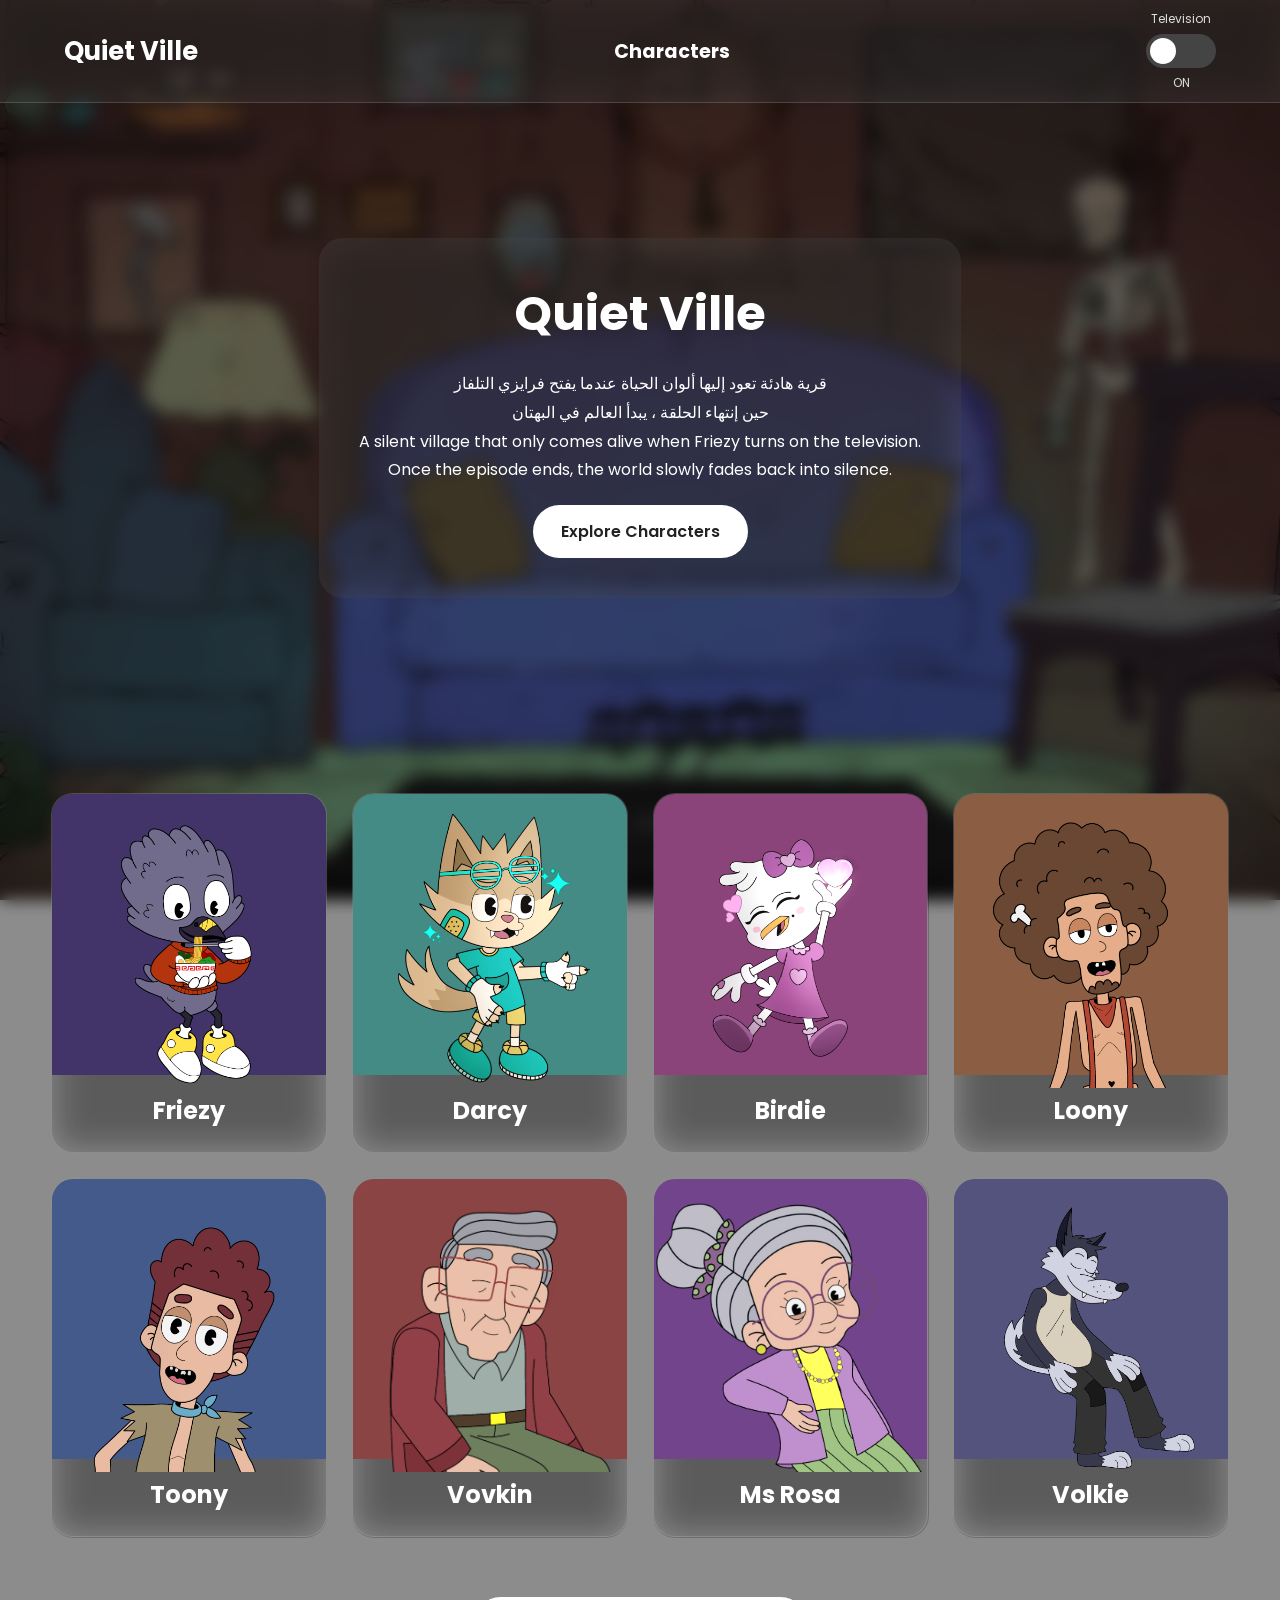
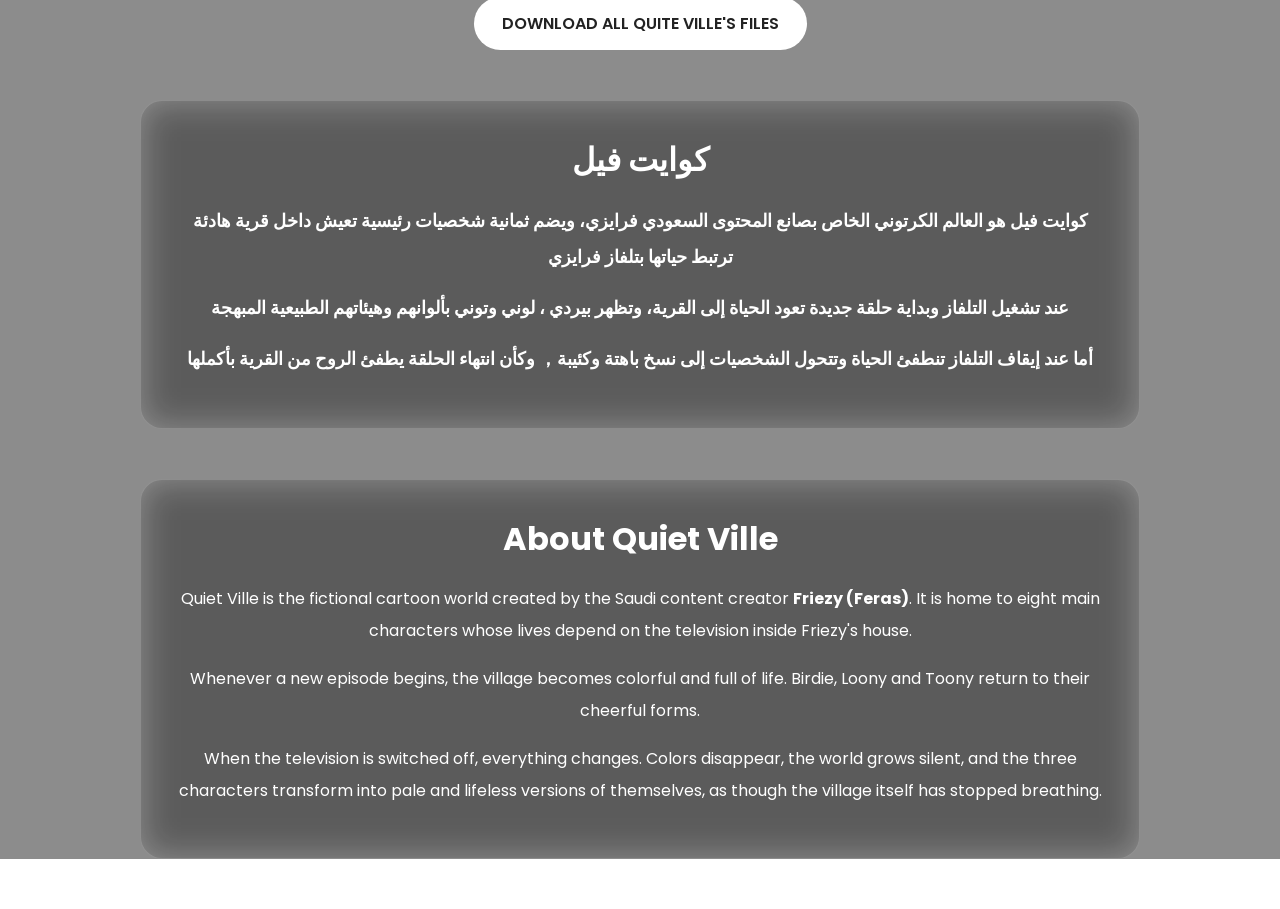
<file: index.html>
<!DOCTYPE html>
<html lang="en">
<head>
    <meta charset="UTF-8">
    <meta name="viewport" content="width=device-width, initial-scale=1.0">
    <title>Quiet Ville</title>

    <link rel="preconnect" href="https://fonts.googleapis.com">
    <link rel="preconnect" href="https://fonts.gstatic.com" crossorigin>
    <link href="https://fonts.googleapis.com/css2?family=Poppins:wght@300;400;600;700&display=swap" rel="stylesheet">

    <link rel="stylesheet" href="style.css">
</head>

<body data-page="home">

<header>

    <a href="../index.html" class="logo">
        Quiet Ville
    </a>
    
    <h1>Characters</h1>


    <div class="tv-container" id="tvButton">

        <span class="tv-label">Television</span>

        <div class="tv-switch">
            <div class="tv-knob"></div>
        </div>

        <span class="tv-state">ON</span>

    </div>

</header>

<!-- ===========================
Hero
=========================== -->

<section class="hero">

    <div class="hero-content">

        <h1>Quiet Ville</h1>

        <p>
            قرية هادئة تعود إليها ألوان الحياة عندما يفتح فرايزي التلفاز
            <br>
            حين إنتهاء الحلقة ، يبدأ العالم في البهتان
            <br>
            A silent village that only comes alive when Friezy turns on the television.
            <br>
            Once the episode ends, the world slowly fades back into silence.
        </p>

        <a href="#characters" class="hero-button">
            Explore Characters
        </a>

    </div>

</section>

<!-- ===========================
Characters
=========================== -->

<main class="characters" id="characters">

    <a href="characters/friezy.html" class="card">

        <div class="image" id="friezy">
            <img src="friezypic/فرايزي رامن.png" alt="Friezy">
        </div>

        <div class="info">
            <h2>Friezy</h2>
        </div>

    </a>

    <a href="characters/darcy.html" class="card">

        <div class="image" id="darcy">
            <img src="images/darcyhappy.png" alt="Darcy">
        </div>

        <div class="info">
            <h2>Darcy</h2>
        </div>

    </a>

    <a href="#" class="card" id="birdieCard">

        <div class="image" id="birdie">
            <img src="images/birdieheart.png" alt="Birdie">
        </div>

        <div class="info">
            <h2>Birdie</h2>
        </div>

    </a>

    <a href="characters/loony.html" class="card" id="loonyCard">

        <div class="image" id="loony">
            <img src="images/loony.png" alt="Loony">
        </div>

        <div class="info">
            <h2>Loony</h2>
        </div>

    </a>

    <a href="characters/toony.html" class="card" id="toonyCard">

        <div class="image" id="toony">
            <img src="images/toony.png" alt="Toony">
        </div>

        <div class="info">
            <h2>Toony</h2>
        </div>

    </a>

    <a href="characters/vovkin.html" class="card">

        <div class="image" id="vovkin">
            <img src="images/فوفكن جالس 2.png" alt="Vovkin">
        </div>

        <div class="info">
            <h2>Vovkin</h2>
        </div>

    </a>

    <a href="characters/msrosa.html" class="card">

        <div class="image" id="msrosa">
            <img src="images/msrosa.png" alt="Ms Rosa">
        </div>

        <div class="info">
            <h2>Ms Rosa</h2>
        </div>

    </a>

    <a href="characters/volkie.html" class="card">

        <div class="image" id="volkie">
            <img src="images/فولكي جالس.png" alt="Volkie">
        </div>

        <div class="info">
            <h2>Volkie</h2>
        </div>

    </a>

</main>

    <div id="quite-ville-files">
           <a id="ville-files" onclick="downloadFile('../files/كل ملفات كوايت فيل.zip')">
            DOWNLOAD ALL QUITE VILLE'S FILES
        </a>
        </div>

<section class="story" id="story">

    <h2>كوايت فيل</h2>

    <p>
        كوايت فيل هو العالم الكرتوني الخاص بصانع المحتوى السعودي فرايزي،
        ويضم ثمانية شخصيات رئيسية تعيش داخل قرية هادئة ترتبط حياتها بتلفاز فرايزي
    </p>

    <p>
        عند تشغيل التلفاز وبداية حلقة جديدة تعود الحياة إلى القرية،
        وتظهر بيردي ، لوني وتوني بألوانهم وهيئاتهم الطبيعية المبهجة
    </p>

    <p>
        أما عند إيقاف التلفاز تنطفئ الحياة
        وتتحول الشخصيات إلى نسخ باهتة وكئيبة，
        وكأن انتهاء الحلقة يطفئ الروح من القرية بأكملها
    </p>

</section>

<section class="story">

    <h2>About Quiet Ville</h2>
    <p>
        Quiet Ville is the fictional cartoon world created by the Saudi content creator
        <strong>Friezy (Feras)</strong>.
        It is home to eight main characters whose lives depend on the television inside
        Friezy's house.
    </p>

    <p>
        Whenever a new episode begins, the village becomes colorful and full of life.
        Birdie, Loony and Toony return to their cheerful forms.
    </p>

    <p>
        When the television is switched off, everything changes.
        Colors disappear, the world grows silent, and the three characters transform
        into pale and lifeless versions of themselves, as though the village itself has
        stopped breathing.
    </p>

</section>


<script src="script.js"></script>

</body>
</html>
</file>
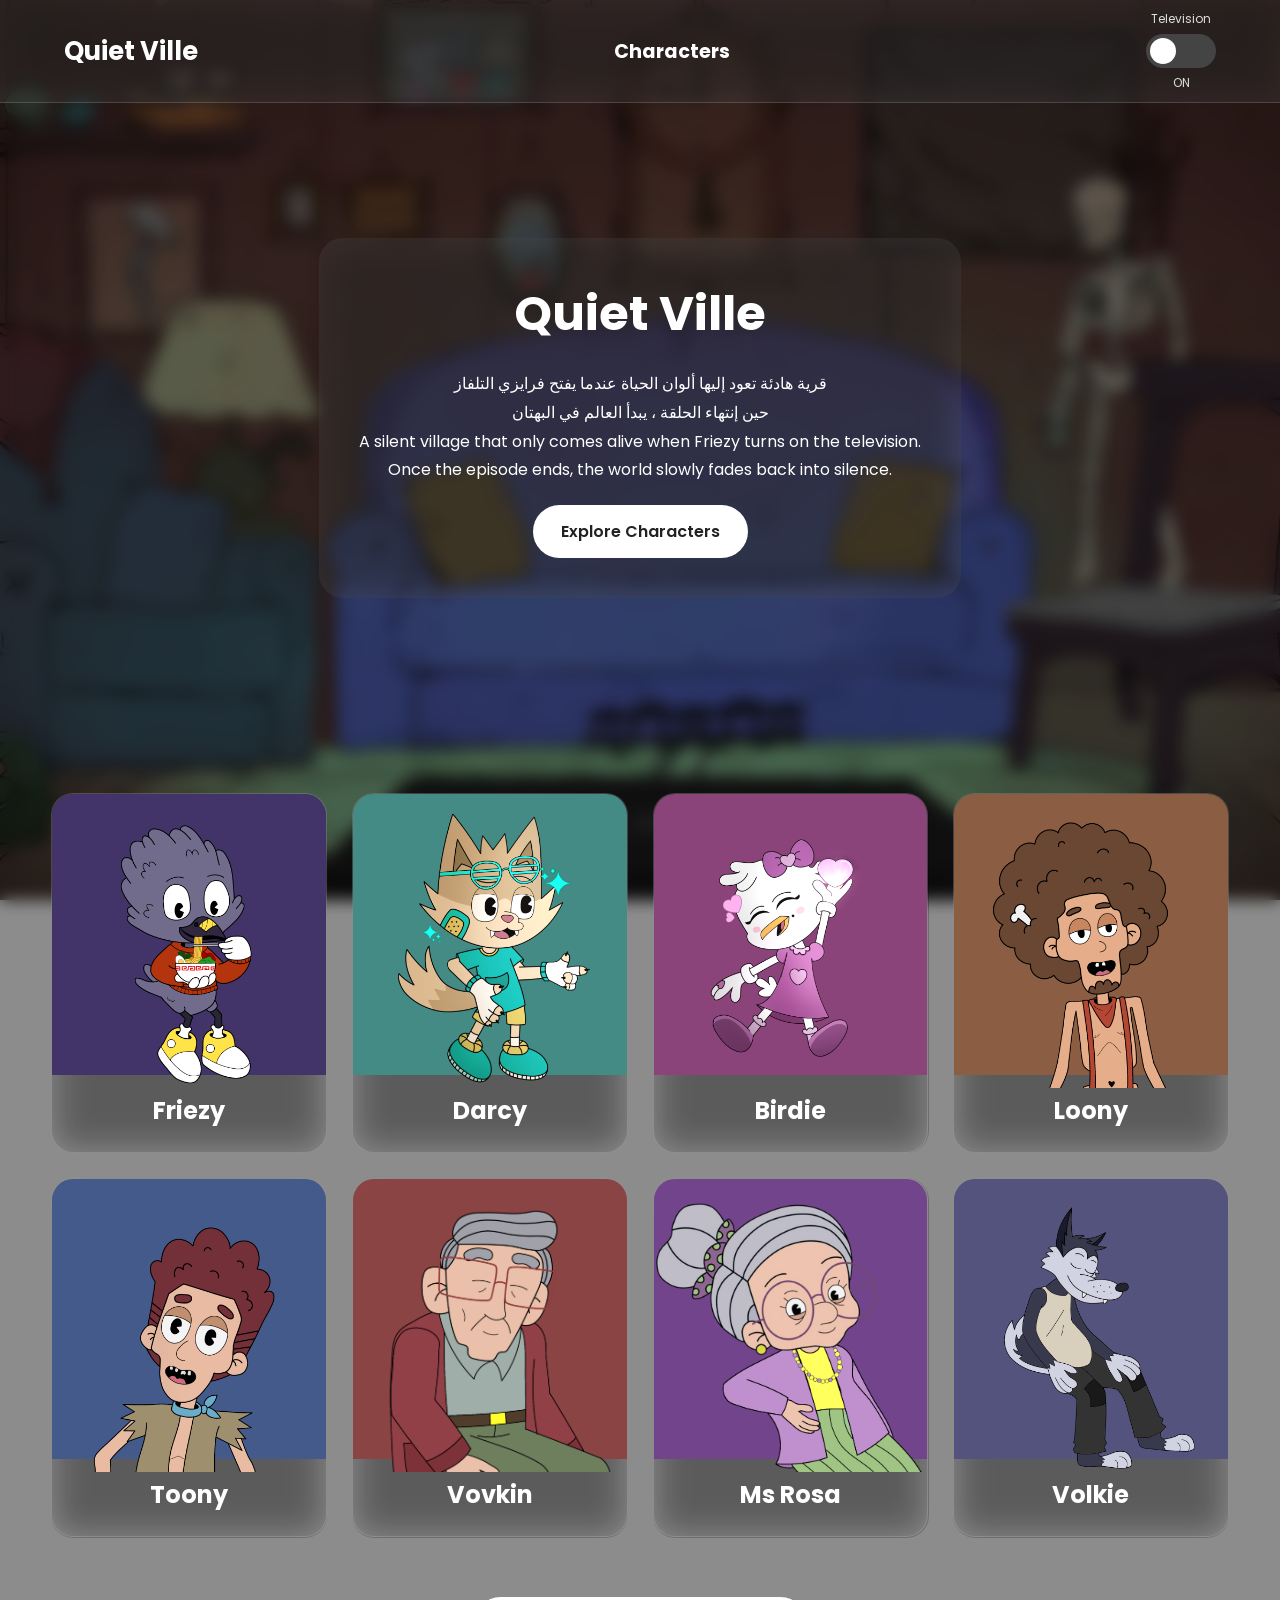
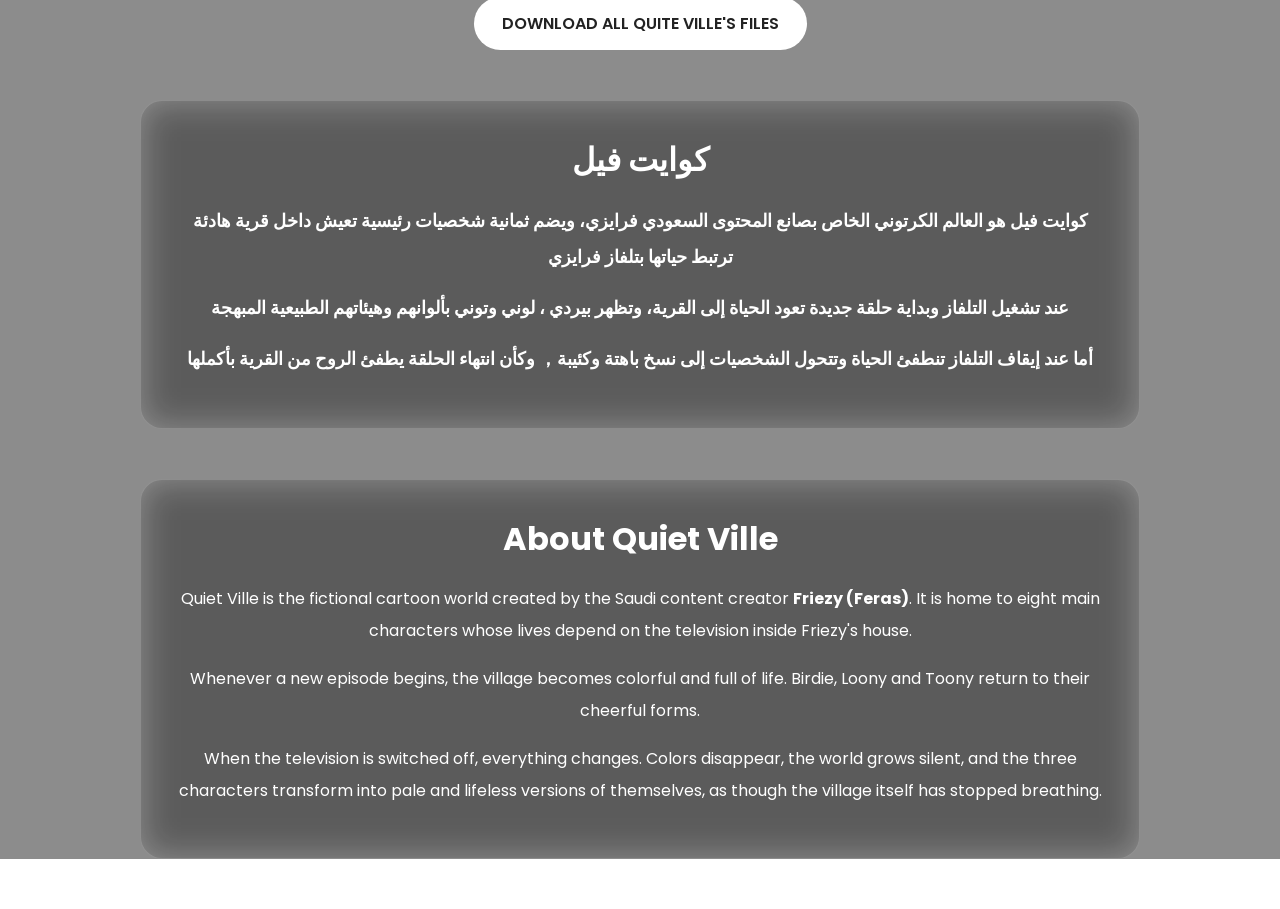
<file: Home.html>
<!DOCTYPE html>
<html lang="en">
<head>
    <meta charset="UTF-8">
    <meta name="viewport" content="width=device-width, initial-scale=1.0">
    <title>Quiet Ville</title>

    <link rel="preconnect" href="https://fonts.googleapis.com">
    <link rel="preconnect" href="https://fonts.gstatic.com" crossorigin>
    <link href="https://fonts.googleapis.com/css2?family=Poppins:wght@300;400;600;700&display=swap" rel="stylesheet">

    <link rel="stylesheet" href="style.css">
</head>

<body data-page="home">

<header>

    <a href="../index.html" class="logo">
        Quiet Ville
    </a>
    
    <h1>Characters</h1>


    <div class="tv-container" id="tvButton">

        <span class="tv-label">Television</span>

        <div class="tv-switch">
            <div class="tv-knob"></div>
        </div>

        <span class="tv-state">ON</span>

    </div>

</header>

<!-- ===========================
Hero
=========================== -->

<section class="hero">

    <div class="hero-content">

        <h1>Quiet Ville</h1>

        <p>
            قرية هادئة تعود إليها ألوان الحياة عندما يفتح فرايزي التلفاز
            <br>
            حين إنتهاء الحلقة ، يبدأ العالم في البهتان
            <br>
            A silent village that only comes alive when Friezy turns on the television.
            <br>
            Once the episode ends, the world slowly fades back into silence.
        </p>

        <a href="#characters" class="hero-button">
            Explore Characters
        </a>

    </div>

</section>

<!-- ===========================
Characters
=========================== -->

<main class="characters" id="characters">

    <a href="characters/friezy.html" class="card">

        <div class="image" id="friezy">
            <img src="friezypic/فرايزي رامن.png" alt="Friezy">
        </div>

        <div class="info">
            <h2>Friezy</h2>
        </div>

    </a>

    <a href="characters/darcy.html" class="card">

        <div class="image" id="darcy">
            <img src="images/darcyhappy.png" alt="Darcy">
        </div>

        <div class="info">
            <h2>Darcy</h2>
        </div>

    </a>

    <a href="#" class="card" id="birdieCard">

        <div class="image" id="birdie">
            <img src="images/birdieheart.png" alt="Birdie">
        </div>

        <div class="info">
            <h2>Birdie</h2>
        </div>

    </a>

    <a href="characters/loony.html" class="card" id="loonyCard">

        <div class="image" id="loony">
            <img src="images/loony.png" alt="Loony">
        </div>

        <div class="info">
            <h2>Loony</h2>
        </div>

    </a>

    <a href="characters/toony.html" class="card" id="toonyCard">

        <div class="image" id="toony">
            <img src="images/toony.png" alt="Toony">
        </div>

        <div class="info">
            <h2>Toony</h2>
        </div>

    </a>

    <a href="characters/vovkin.html" class="card">

        <div class="image" id="vovkin">
            <img src="images/فوفكن جالس 2.png" alt="Vovkin">
        </div>

        <div class="info">
            <h2>Vovkin</h2>
        </div>

    </a>

    <a href="characters/msrosa.html" class="card">

        <div class="image" id="msrosa">
            <img src="images/msrosa.png" alt="Ms Rosa">
        </div>

        <div class="info">
            <h2>Ms Rosa</h2>
        </div>

    </a>

    <a href="characters/volkie.html" class="card">

        <div class="image" id="volkie">
            <img src="images/فولكي جالس.png" alt="Volkie">
        </div>

        <div class="info">
            <h2>Volkie</h2>
        </div>

    </a>

</main>

    <div id="quite-ville-files">
           <a id="ville-files" onclick="downloadFile('../files/كل ملفات كوايت فيل.zip')">
            DOWNLOAD ALL QUITE VILLE'S FILES
        </a>
        </div>

<section class="story" id="story">

    <h2>كوايت فيل</h2>

    <p>
        كوايت فيل هو العالم الكرتوني الخاص بصانع المحتوى السعودي فرايزي،
        ويضم ثمانية شخصيات رئيسية تعيش داخل قرية هادئة ترتبط حياتها بتلفاز فرايزي
    </p>

    <p>
        عند تشغيل التلفاز وبداية حلقة جديدة تعود الحياة إلى القرية،
        وتظهر بيردي ، لوني وتوني بألوانهم وهيئاتهم الطبيعية المبهجة
    </p>

    <p>
        أما عند إيقاف التلفاز تنطفئ الحياة
        وتتحول الشخصيات إلى نسخ باهتة وكئيبة，
        وكأن انتهاء الحلقة يطفئ الروح من القرية بأكملها
    </p>

</section>

<section class="story">

    <h2>About Quiet Ville</h2>
    <p>
        Quiet Ville is the fictional cartoon world created by the Saudi content creator
        <strong>Friezy (Feras)</strong>.
        It is home to eight main characters whose lives depend on the television inside
        Friezy's house.
    </p>

    <p>
        Whenever a new episode begins, the village becomes colorful and full of life.
        Birdie, Loony and Toony return to their cheerful forms.
    </p>

    <p>
        When the television is switched off, everything changes.
        Colors disappear, the world grows silent, and the three characters transform
        into pale and lifeless versions of themselves, as though the village itself has
        stopped breathing.
    </p>

</section>


<script src="script.js"></script>

</body>
</html>
</file>
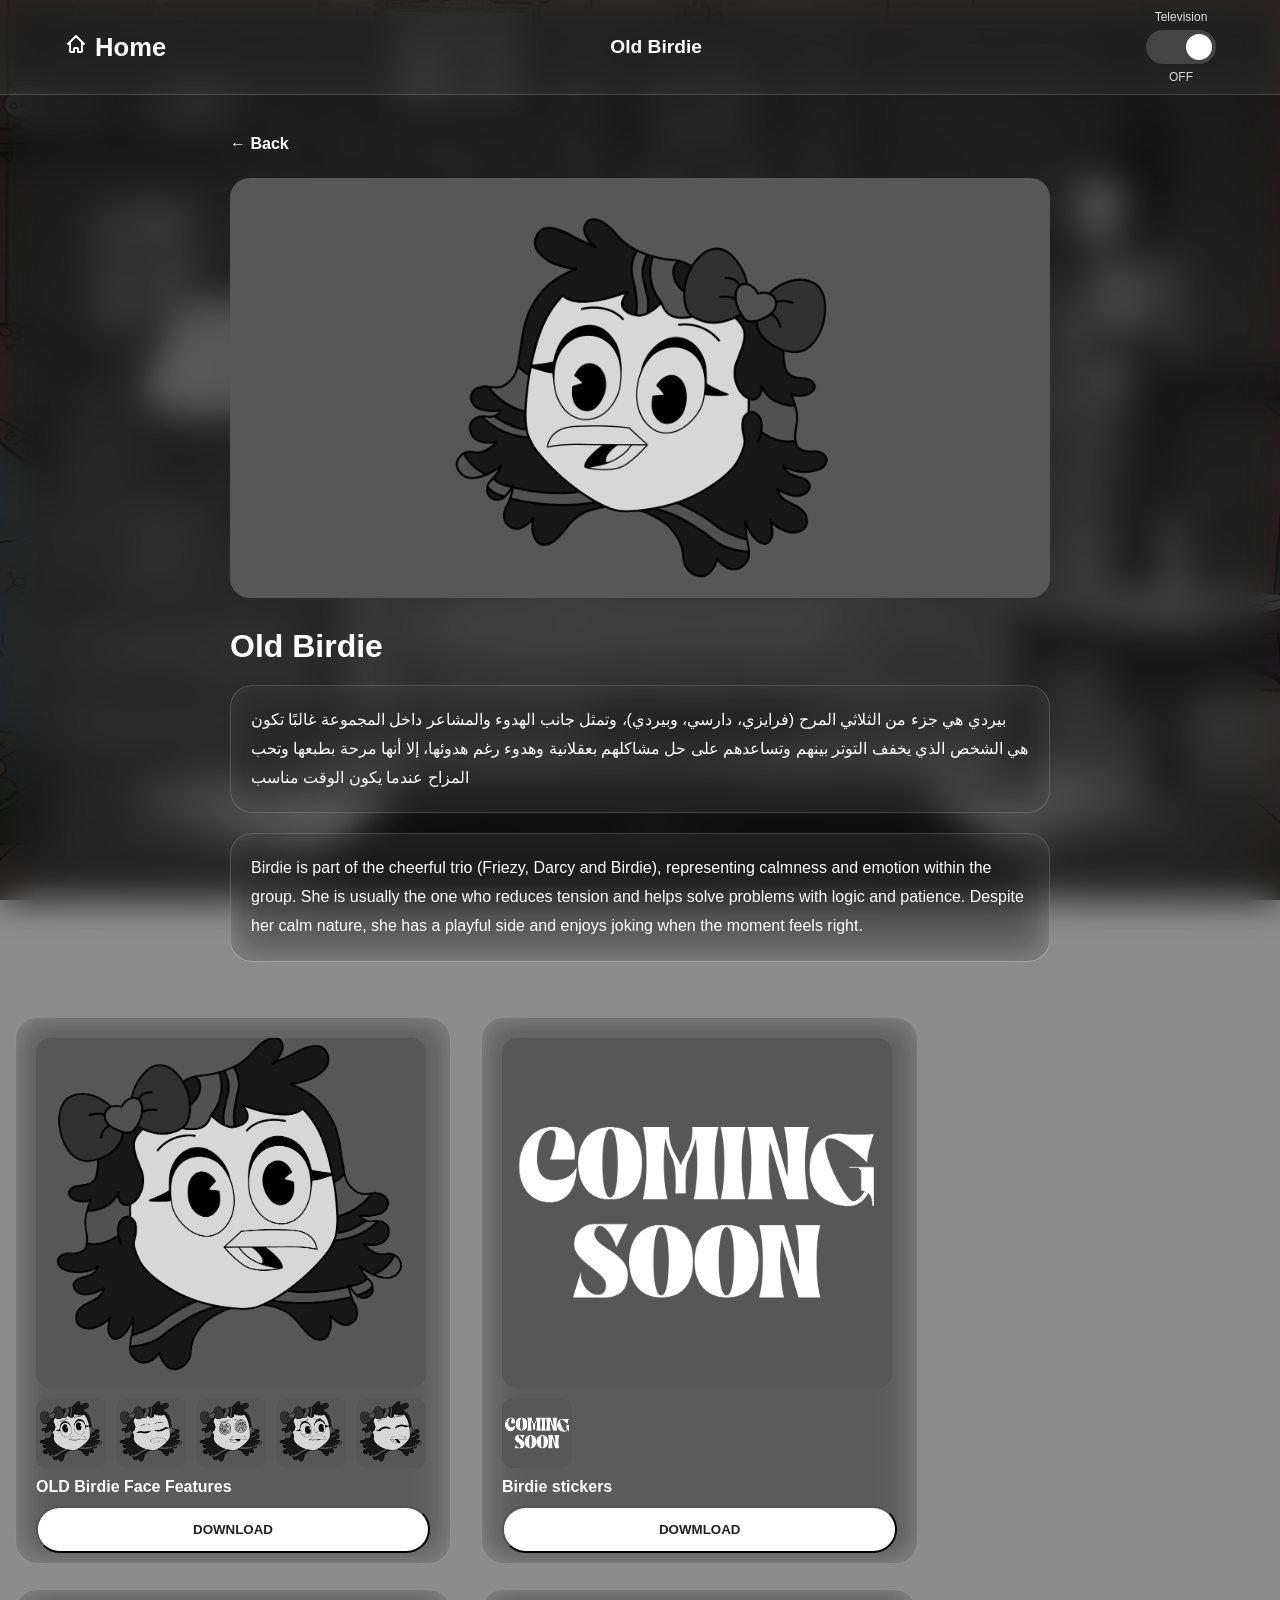
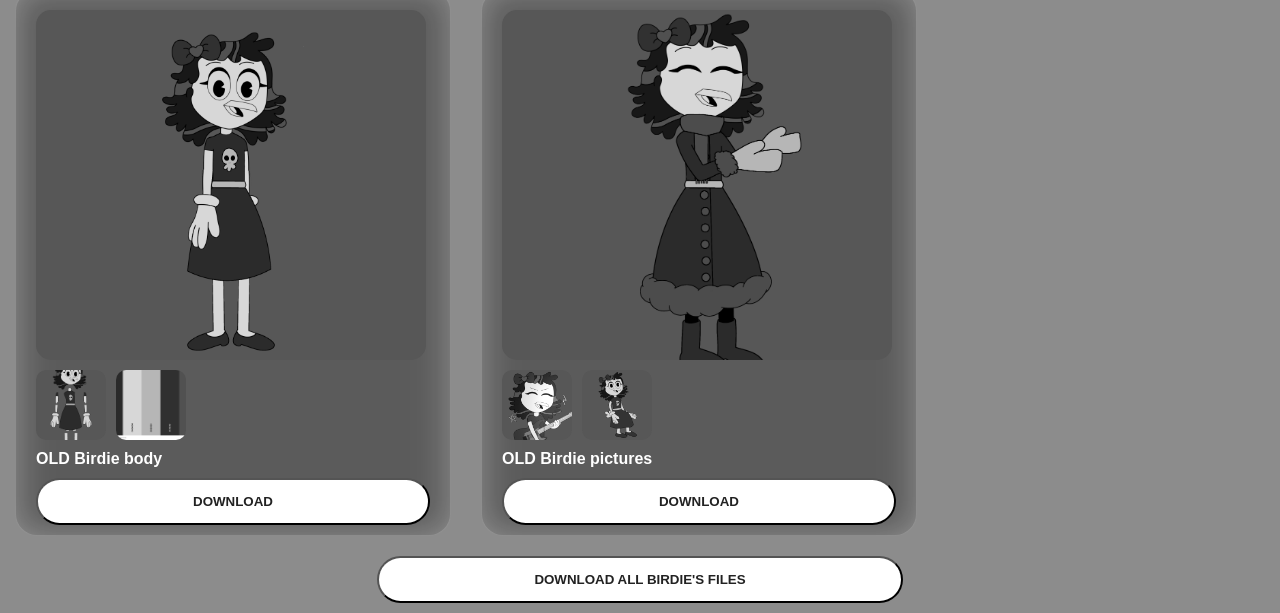
<file: characters/birdie-off.html>
<!DOCTYPE html>
<html lang="en">
<head>
<meta charset="UTF-8">
<meta name="viewport" content="width=device-width, initial-scale=1.0">
<title>Friezy</title>

<link rel="stylesheet" href="../style.css">

<style>
body{
  transition: opacity 0.4s ease, filter 0.4s ease;
}
.profile{
max-width:900px;
margin:auto;
padding:40px;
}
.tv-off{
    backdrop-filter: blur(18px);
    -webkit-backdrop-filter: blur(18px);
    filter: grayscale(100%);
    transition: all 0.6s ease;
}
.tv-off p{
    color :white
}
.tv-container{
    display:flex;
    flex-direction:column;
    align-items:center;
    cursor:pointer;
    gap:6px;
}

.tv-label{
    font-size:12px;
    color:#aaa;
}

.tv-switch{
    width:80px;
    height:34px;
    background:#333;
    border-radius:50px;
    position:relative;
    transition:0.4s;
}

.tv-knob{
    width:28px;
    height:28px;
    background:white;
    border-radius:50%;
    position:absolute;
    top:3px;
    left:4px;
    transition:0.4s;
    transform: translateX(36px);
}
.tv-state{
    font-size:12px;
    color:#aaa;
}

/* ON STATE */
.tv-container.active .tv-switch{
    background:#838383;
}

.tv-container.active .tv-knob{
    transform:translateX(44px);
}

.tv-container.active .tv-state{
    content:"ON";
}

.tv-container{
    display:flex;
    flex-direction:column;
    align-items:center;
    gap:6px
}

.tv-label,.tv-state{font-size:.75rem;
    color:#ddd
}

.tv-switch{
    width:70px;
    height:34px;
    border-radius:40px;
    background:#444;
    position:relative
}

.tv-knob{position:absolute;
    left:4px;
    top:4px;
    width:26px;
    height:26px;
    border-radius:50%;
    background:#fff;
    transition:.3s;
}

.tv-container.active .tv-switch{
    background:#888
}

.tv-container.active .tv-knob{
    transform:translateX(36px);
}

.character-image{
height:420px;
background:#575757;
border-radius:20px;
margin-bottom:30px;
display:flex;
justify-content:center;
align-items:center;
}

.back{
display:inline-block;
margin-bottom:25px;
text-decoration:none;
font-weight:bold;
color:#ffffff;
}

p{
margin-top:20px;
line-height:1.8;
}

img{
  width: 100%;
  height: 100%;
  object-fit: contain;
  display: block;
  justify-content: center;
  transform: translateY(20px);
  transition: all 0.6s ease;
}
p{
padding:20px;
background:rgba(255,255,255,.08);
border:1px solid rgba(255,255,255,.15);
border-radius:22px;
backdrop-filter:blur(18px)
}

.gallery{
    margin-left: 20px;
}

.main-image img{
    width:390px;
    height:350px;
    object-fit:cover;
    border-radius:15px;
}

.thumbnails{
    display:flex;
    gap:10px;
    margin-top:10px;
}

.thumbnails img{
    width:70px;
    height:70px;
    object-fit:cover;
    cursor:pointer;
    border-radius:10px;
    transition:.3s;
}

.face-button{
  margin-left: 20px;
  margin-right: 20px;
  margin-top: 10px;
  margin-bottom: 10px;
  display:inline-block;
  padding:14px 155px 14px 155px;
  border-radius:999px;background:#fff;color:#222;font-weight:600;
  cursor:pointer;
  transition:all .3s
}

.all-button {
  margin: 10px auto;
  padding: 14px 155px;
  border-radius: 999px;
  background: #fff;
  color: #222;
  font-weight: 600;
  cursor: pointer;
  transition: all .3s;

  display: block;
}


.face-features {
  background:rgba(255,255,255,.08);
  border:1px solid rgba(255,255,255,.15);
  border-radius:22px;
  backdrop-filter:blur(18px);
  margin: 15px;
  margin-bottom: 10px;
  width:fit-content;
}


.birdie-stickers {
  background:rgba(255,255,255,.08);
  border:1px solid rgba(255,255,255,.15);
  border-radius:22px;
  backdrop-filter:blur(18px);
  margin: 15px;
  margin-bottom: 10px;
  width:fit-content;
}

.birdie-body {
  background:rgba(255,255,255,.08);
  border:1px solid rgba(255,255,255,.15);
  border-radius:22px;
  backdrop-filter:blur(18px);
  margin: 15px;
  margin-bottom: 10px;
  width:fit-content;
}

.birdie-pics {
  background:rgba(255,255,255,.08);
  border:1px solid rgba(255,255,255,.15);
  border-radius:22px;
  backdrop-filter:blur(18px);
  margin: 15px;
  margin-bottom: 10px;
  width:fit-content;
}

.face-features h4{
    margin-left: 20px;
    margin-top: 30px;
    color: #fff;
    }

.birdie-stickers h4{
    margin-left: 20px;
    margin-top: 30px;
    color: #fff;
    }

.birdie-body h4{
    margin-left: 20px;
    margin-top: 30px;
    color: #fff;
    }

.birdie-pics h4{
    margin-left: 20px;
    margin-top: 30px;
    color: #fff;
    }

.charcter-files{
    display:flex;
    flex-wrap:wrap;
}

.charcter-files img{
background:#8b447a;
}

#mainImgB img{
    width:390px;
    height:350px;
    object-fit: contain;
    border-radius:15px;
}

#comingSoonMessage{
    position: fixed;
    bottom: 30px;
    left: 50%;
    transform: translate(-50%, -10px);
    background: rgba(30,30,30,.9);
    color: white;
    padding: 12px 22px;
    border-radius: 12px;
    font-size: 15px;
    opacity: 0;
    pointer-events: none;
    transition: opacity .4s ease, transform .4s ease;
    z-index: 9999;
}

#comingSoonMessage.show{
    opacity: 1;
    transform: translate(-50%, 0);
}

</style>

</head>

<body data-page="birdie-off" class="tv-off">

<header>

<div class="logo">

    <a href="../index.html"><svg class="w-6 h-6 text-gray-800 dark:text-white" aria-hidden="true" xmlns="http://www.w3.org/2000/svg" width="24" height="24" fill="none" viewBox="0 0 24 24">
  <path stroke="currentColor" stroke-linecap="round" stroke-linejoin="round" stroke-width="2" d="m4 12 8-8 8 8M6 10.5V19a1 1 0 0 0 1 1h3v-3a1 1 0 0 1 1-1h2a1 1 0 0 1 1 1v3h3a1 1 0 0 0 1-1v-8.5"/>
</svg>
Home</a>
</div>

<h1>Old Birdie</h1>

    <div class="tv-container" id="tvButton">

        <span class="tv-label">Television</span>

        <div class="tv-switch">
            <div class="tv-knob"></div>
        </div>

        <span class="tv-state">OFF</span>

    </div>

</header>

<div class="profile">

<a class="back" href="../index.html">← Back</a>

<div class="character-image">
  <img src="../images/bbirdie.PNG" id="friezyinfo">
</div>

<h1>Old Birdie</h1>

<p>
بيردي هي جزء من الثلاثي المرح (فرايزي، دارسي، وبيردي)، وتمثل جانب الهدوء والمشاعر داخل المجموعة

غالبًا تكون هي الشخص الذي يخفف التوتر بينهم وتساعدهم على حل مشاكلهم بعقلانية وهدوء

رغم هدوئها، إلا أنها مرحة بطبعها وتحب المزاح عندما يكون الوقت مناسب
</p>

<p>
 Birdie is part of the cheerful trio (Friezy, Darcy and Birdie), representing calmness and emotion within the group. She is usually the one who reduces tension and helps solve problems with logic and patience.

Despite her calm nature, she has a playful side and enjoys joking when the moment feels right.
</p>

</div>

<div class="charcter-files">
  <div class="face-features">
    <div class="gallery">

     <div class="main-image">
        <img id="mainImg" src="../b birdie face/bbirdie1.png">
     </div>

     <div class="thumbnails">
        <img src="../b birdie face/bbirdie2.png" onclick="changeImage(this)">
        <img src="../b birdie face/bbirdie3.png" onclick="changeImage(this)">
        <img src="../b birdie face/bbirdie4.png" onclick="changeImage(this)">
        <img src="../b birdie face/bbirdie5.png" onclick="changeImage(this)">
        <img src="../b birdie face/bbirdie6.png" onclick="changeImage(this)">
     </div>

    </div>
    <h4>OLD Birdie Face Features</h4>
   <button class="face-button" onclick="downloadFile('../files/ملامح وجه بيردي الكبيرة.zip')">DOWNLOAD</button>
   </div>
   <div class="birdie-stickers">
    <div class="gallery">

     <div class="main-image">
        <img id="mainImg" src="../images/coming soon.png">
     </div>

     <div class="thumbnails">
        <img src="../images/coming soon.png" onclick="changeImage(this)">
     </div>

    </div>
    <h4>Birdie stickers</h4>
   <button class="face-button" onclick="comingSoon()">DOWMLOAD</button>

   <div id="comingSoonMessage">قلنا لك قريبًا ليه الإستعجال ؟</div>
   </div>

      <div class="birdie-body">
    <div class="gallery">

     <div id="mainImgB">
        <img id="mainImg" src="../images/بيردي الكبيرة واقفة.png">
     </div>

     <div class="thumbnails">
        <img src="../images/قطع بيردي الكبيرة.png" onclick="changeImage(this)">
        <img src="../images/BBIRDIE COLORS PALETTE.png" onclick="changeImage(this)">
     </div>

    </div>
    <h4>OLD Birdie body</h4>
   <button class="face-button" onclick="downloadFile('../files/جسم بيردي.zip')">DOWNLOAD</button>
   </div>

         <div class="birdie-pics">
    <div class="gallery">

     <div class="main-image">
        <img id="mainImg" src="../images/big birdie pics/بيردي الكبيرة الشتاء.png">
     </div>

     <div class="thumbnails">
        <img src="../images/big birdie pics/بادج بيردي الكبيرة.png" onclick="changeImage(this)">
        <img src="../images/big birdie pics/بيردي الكبيرة جالسة.png" onclick="changeImage(this)">
     </div>

    </div>
    <h4>OLD Birdie pictures</h4>
   <button class="face-button" onclick="downloadFile('../files/صور بيردي الكبيرة.zip')">DOWNLOAD</button>
   </div>
   
   <button class="all-button" onclick="downloadFile('../files/ملفات بيردي الكبيرة.zip')">DOWNLOAD ALL BIRDIE'S FILES</button>
</div>

<script src="../script.js"></script>

</body>
</html>
</file>
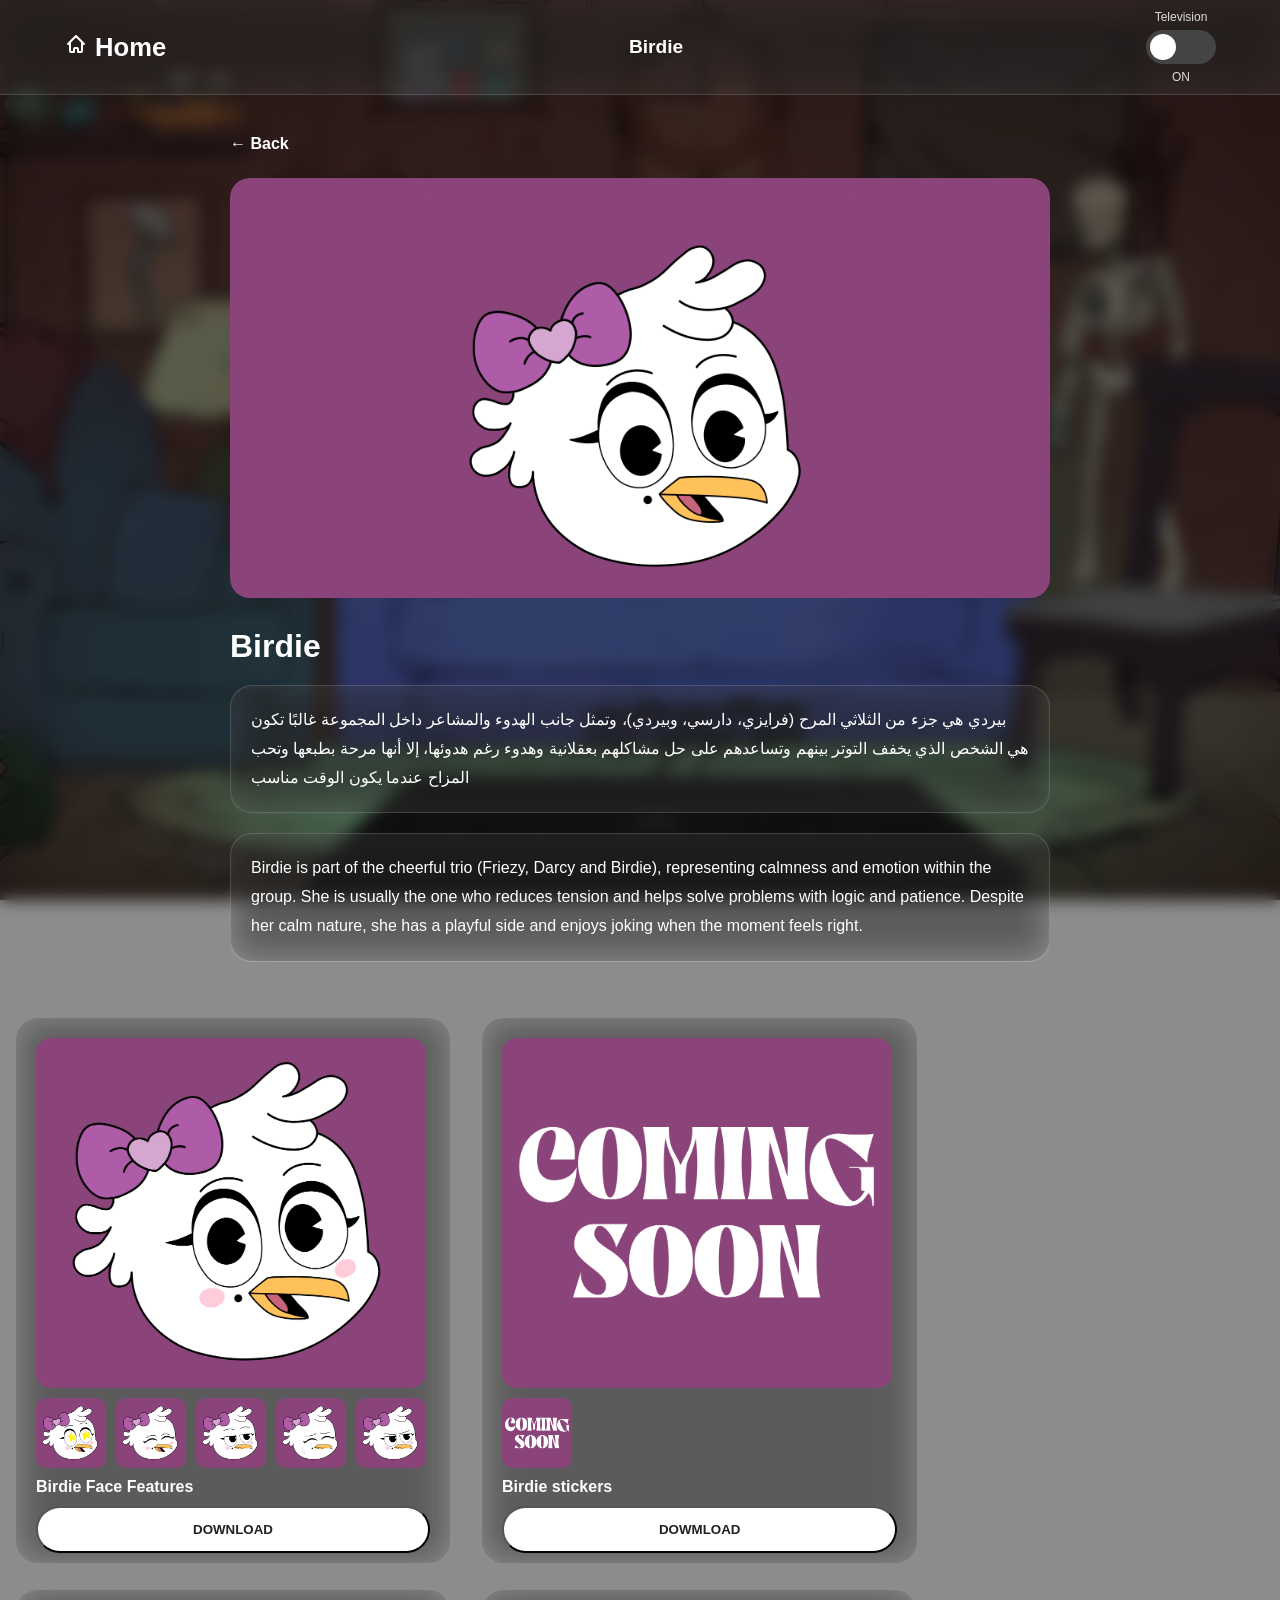
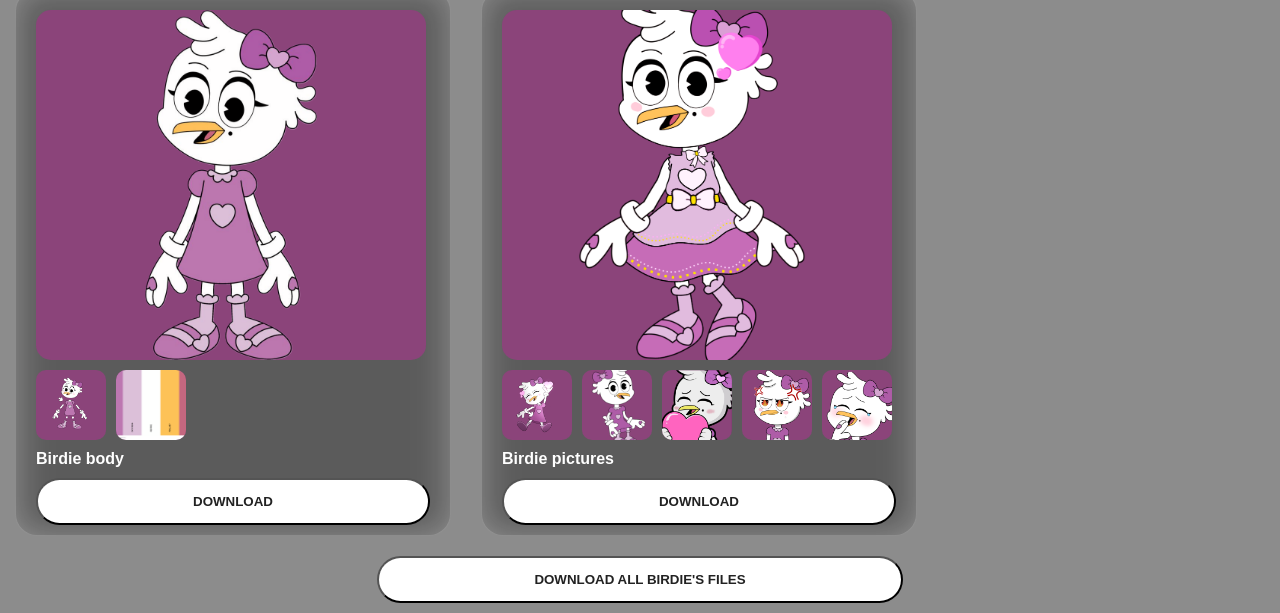
<file: characters/birdie.html>
<!DOCTYPE html>
<html lang="en">
<head>
<meta charset="UTF-8">
<meta name="viewport" content="width=device-width, initial-scale=1.0">
<title>Birdie</title>

<link rel="stylesheet" href="../style.css">

<style>
body{
  transition: opacity 0.4s ease, filter 0.4s ease;
}
.profile{
max-width:900px;
margin:auto;
padding:40px;
}
.tv-off{
    backdrop-filter: blur(18px);
    -webkit-backdrop-filter: blur(18px);
    filter: grayscale(100%);
    transition: all 0.6s ease;
}
.tv-off p{
    color :white
}
.tv-container{
    display:flex;
    flex-direction:column;
    align-items:center;
    cursor:pointer;
    gap:6px;
}

.tv-label{
    font-size:12px;
    color:#aaa;
}

.tv-switch{
    width:80px;
    height:34px;
    background:#333;
    border-radius:50px;
    position:relative;
    transition:0.4s;
}

.tv-knob{
    width:28px;
    height:28px;
    background:white;
    border-radius:50%;
    position:absolute;
    top:3px;
    left:4px;
    transition:0.4s;
}
.tv-state{
    font-size:12px;
    color:#aaa;
}

/* ON STATE */
.tv-container.active .tv-switch{
    background:#838383;
}

.tv-container.active .tv-knob{
    transform:translateX(44px);
}

.tv-container.active .tv-state{
    content:"ON";
}

.tv-container{
    display:flex;
    flex-direction:column;
    align-items:center;
    gap:6px
}

.tv-label,.tv-state{font-size:.75rem;
    color:#ddd
}

.tv-switch{
    width:70px;
    height:34px;
    border-radius:40px;
    background:#444;
    position:relative
}

.tv-knob{position:absolute;
    left:4px;
    top:4px;
    width:26px;
    height:26px;
    border-radius:50%;
    background:#fff;
    transition:.3s;
}

.tv-container.active .tv-switch{
    background:#888
}

.tv-container.active .tv-knob{
    transform:translateX(36px);
}

.character-image{
height:420px;
background:#8b447a;
border-radius:20px;
margin-bottom:30px;
display:flex;
justify-content:center;
align-items:center;
}

.back{
display:inline-block;
margin-bottom:25px;
text-decoration:none;
font-weight:bold;
color:#ffffff;
}

p{
margin-top:20px;
line-height:1.8;
}

img{
  width: 100%;
  height: 100%;
  object-fit: contain;
  display: block;
  justify-content: center;
  transform: translateY(20px);
  transition: all 0.6s ease;
}
p{
padding:20px;
background:rgba(255,255,255,.08);
border:1px solid rgba(255,255,255,.15);
border-radius:22px;
backdrop-filter:blur(18px)
}

.gallery{
    margin-left: 20px;
}

.main-image img{
    width:390px;
    height:350px;
    object-fit:cover;
    border-radius:15px;
}

.thumbnails{
    display:flex;
    gap:10px;
    margin-top:10px;
}

.thumbnails img{
    width:70px;
    height:70px;
    object-fit:cover;
    cursor:pointer;
    border-radius:10px;
    transition:.3s;
}

.face-button{
  margin-left: 20px;
  margin-right: 20px;
  margin-top: 10px;
  margin-bottom: 10px;
  display:inline-block;
  padding:14px 155px 14px 155px;
  border-radius:999px;background:#fff;color:#222;font-weight:600;
  cursor:pointer;
  transition:all .3s
}

.all-button {
  margin: 10px auto;
  padding: 14px 155px;
  border-radius: 999px;
  background: #fff;
  color: #222;
  font-weight: 600;
  cursor: pointer;
  transition: all .3s;

  display: block;
}


.face-features {
  background:rgba(255,255,255,.08);
  border:1px solid rgba(255,255,255,.15);
  border-radius:22px;
  backdrop-filter:blur(18px);
  margin: 15px;
  margin-bottom: 10px;
  width:fit-content;
}


.birdie-stickers {
  background:rgba(255,255,255,.08);
  border:1px solid rgba(255,255,255,.15);
  border-radius:22px;
  backdrop-filter:blur(18px);
  margin: 15px;
  margin-bottom: 10px;
  width:fit-content;
}

.birdie-body {
  background:rgba(255,255,255,.08);
  border:1px solid rgba(255,255,255,.15);
  border-radius:22px;
  backdrop-filter:blur(18px);
  margin: 15px;
  margin-bottom: 10px;
  width:fit-content;
}

.birdie-pics {
  background:rgba(255,255,255,.08);
  border:1px solid rgba(255,255,255,.15);
  border-radius:22px;
  backdrop-filter:blur(18px);
  margin: 15px;
  margin-bottom: 10px;
  width:fit-content;
}

.face-features h4{
    margin-left: 20px;
    margin-top: 30px;
    color: #fff;
    }

.birdie-stickers h4{
    margin-left: 20px;
    margin-top: 30px;
    color: #fff;
    }

.birdie-body h4{
    margin-left: 20px;
    margin-top: 30px;
    color: #fff;
    }

.birdie-pics h4{
    margin-left: 20px;
    margin-top: 30px;
    color: #fff;
    }

.charcter-files{
    display:flex;
    flex-wrap:wrap;
}

.charcter-files img{
background:#8b447a;
}

#mainImgB img{
    width:390px;
    height:350px;
    object-fit: contain;
    border-radius:15px;
}

#comingSoonMessage{
    position: fixed;
    bottom: 30px;
    left: 50%;
    transform: translate(-50%, -10px);
    background: rgba(30,30,30,.9);
    color: white;
    padding: 12px 22px;
    border-radius: 12px;
    font-size: 15px;
    opacity: 0;
    pointer-events: none;
    transition: opacity .4s ease, transform .4s ease;
    z-index: 9999;
}

#comingSoonMessage.show{
    opacity: 1;
    transform: translate(-50%, 0);
}

</style>

</head>

<body data-page="birdie" class="tv-on">

<header>

<div class="logo">

    <a href="../index.html"><svg class="w-6 h-6 text-gray-800 dark:text-white" aria-hidden="true" xmlns="http://www.w3.org/2000/svg" width="24" height="24" fill="none" viewBox="0 0 24 24">
  <path stroke="currentColor" stroke-linecap="round" stroke-linejoin="round" stroke-width="2" d="m4 12 8-8 8 8M6 10.5V19a1 1 0 0 0 1 1h3v-3a1 1 0 0 1 1-1h2a1 1 0 0 1 1 1v3h3a1 1 0 0 0 1-1v-8.5"/>
</svg>
Home</a>
</div>

<h1>Birdie</h1>

    <div class="tv-container" id="tvButton">

        <span class="tv-label">Television</span>

        <div class="tv-switch">
            <div class="tv-knob"></div>
        </div>

        <span class="tv-state">ON</span>

    </div>

</header>

<div class="profile">

<a class="back" href="../index.html">← Back</a>

<div class="character-image">
  <img src="../images/sbirdie.PNG" id="friezyinfo">
</div>

<h1>Birdie</h1>

<p>
بيردي هي جزء من الثلاثي المرح (فرايزي، دارسي، وبيردي)، وتمثل جانب الهدوء والمشاعر داخل المجموعة

غالبًا تكون هي الشخص الذي يخفف التوتر بينهم وتساعدهم على حل مشاكلهم بعقلانية وهدوء

رغم هدوئها، إلا أنها مرحة بطبعها وتحب المزاح عندما يكون الوقت مناسب
</p>

<p>
 Birdie is part of the cheerful trio (Friezy, Darcy and Birdie), representing calmness and emotion within the group. She is usually the one who reduces tension and helps solve problems with logic and patience.

Despite her calm nature, she has a playful side and enjoys joking when the moment feels right.
</p>

</div>

<div class="charcter-files">
  <div class="face-features">
    <div class="gallery">

     <div class="main-image">
        <img id="mainImg" src="../s birdie face/sbirdie1.png">
     </div>

     <div class="thumbnails">
        <img src="../s birdie face/sbirdie2.png" onclick="changeImage(this)">
        <img src="../s birdie face/sbirdie3.png" onclick="changeImage(this)">
        <img src="../s birdie face/sbirdie4.png" onclick="changeImage(this)">
        <img src="../s birdie face/sbirdie5.png" onclick="changeImage(this)">
        <img src="../s birdie face/sbirdie6.png" onclick="changeImage(this)">
     </div>

    </div>
    <h4>Birdie Face Features</h4>
   <button class="face-button" onclick="downloadFile('../files/ملامح وجه بيردي الصغيرة.zip')">DOWNLOAD</button>
   </div>
   <div class="birdie-stickers">
    <div class="gallery">

     <div class="main-image">
        <img id="mainImg" src="../images/coming soon.png">
     </div>

     <div class="thumbnails">
        <img src="../images/coming soon.png" onclick="changeImage(this)">
     </div>

    </div>
    <h4>Birdie stickers</h4>
   <button class="face-button" onclick="comingSoon()">DOWMLOAD</button>

   <div id="comingSoonMessage">قلنا لك قريبًا ليه الإستعجال ؟</div>
   </div>

      <div class="birdie-body">
    <div class="gallery">

     <div id="mainImgB">
        <img id="mainImg" src="../images/بيردي واقفة.png">
     </div>

     <div class="thumbnails">
        <img src="../images/قطع بيردي.png" onclick="changeImage(this)">
        <img src="../images/SBIRDIE COLORS PALETTE.png" onclick="changeImage(this)">
     </div>

    </div>
    <h4>Birdie body</h4>
   <button class="face-button" onclick="downloadFile('../files/جسم بيردي.zip')">DOWNLOAD</button>
   </div>

         <div class="birdie-pics">
    <div class="gallery">

     <div class="main-image">
        <img id="mainImg" src="../images/small birdie pics/بيردي عيد الفطر.png">
     </div>

     <div class="thumbnails">
        <img src="../images/small birdie pics/بادج بيردي.png" onclick="changeImage(this)">
        <img src="../images/small birdie pics/بيردي جالسة.png" onclick="changeImage(this)">
        <img src="../images/small birdie pics/بيردي قلب.png" onclick="changeImage(this)">
        <img src="../images/small birdie pics/بيردي معصبة.png" onclick="changeImage(this)">
        <img src="../images/small birdie pics/بيردي تضحك.png" onclick="changeImage(this)">
     </div>

    </div>
    <h4>Birdie pictures</h4>
   <button class="face-button" onclick="downloadFile('../files/صور بيردي الصغيرة.zip')">DOWNLOAD</button>
   </div>
   
   <button class="all-button" onclick="downloadFile('../files/ملفات بيردي الصغيرة.zip')">DOWNLOAD ALL BIRDIE'S FILES</button>
</div>

<script src="../script.js"></script>

</body>
</html>
</file>
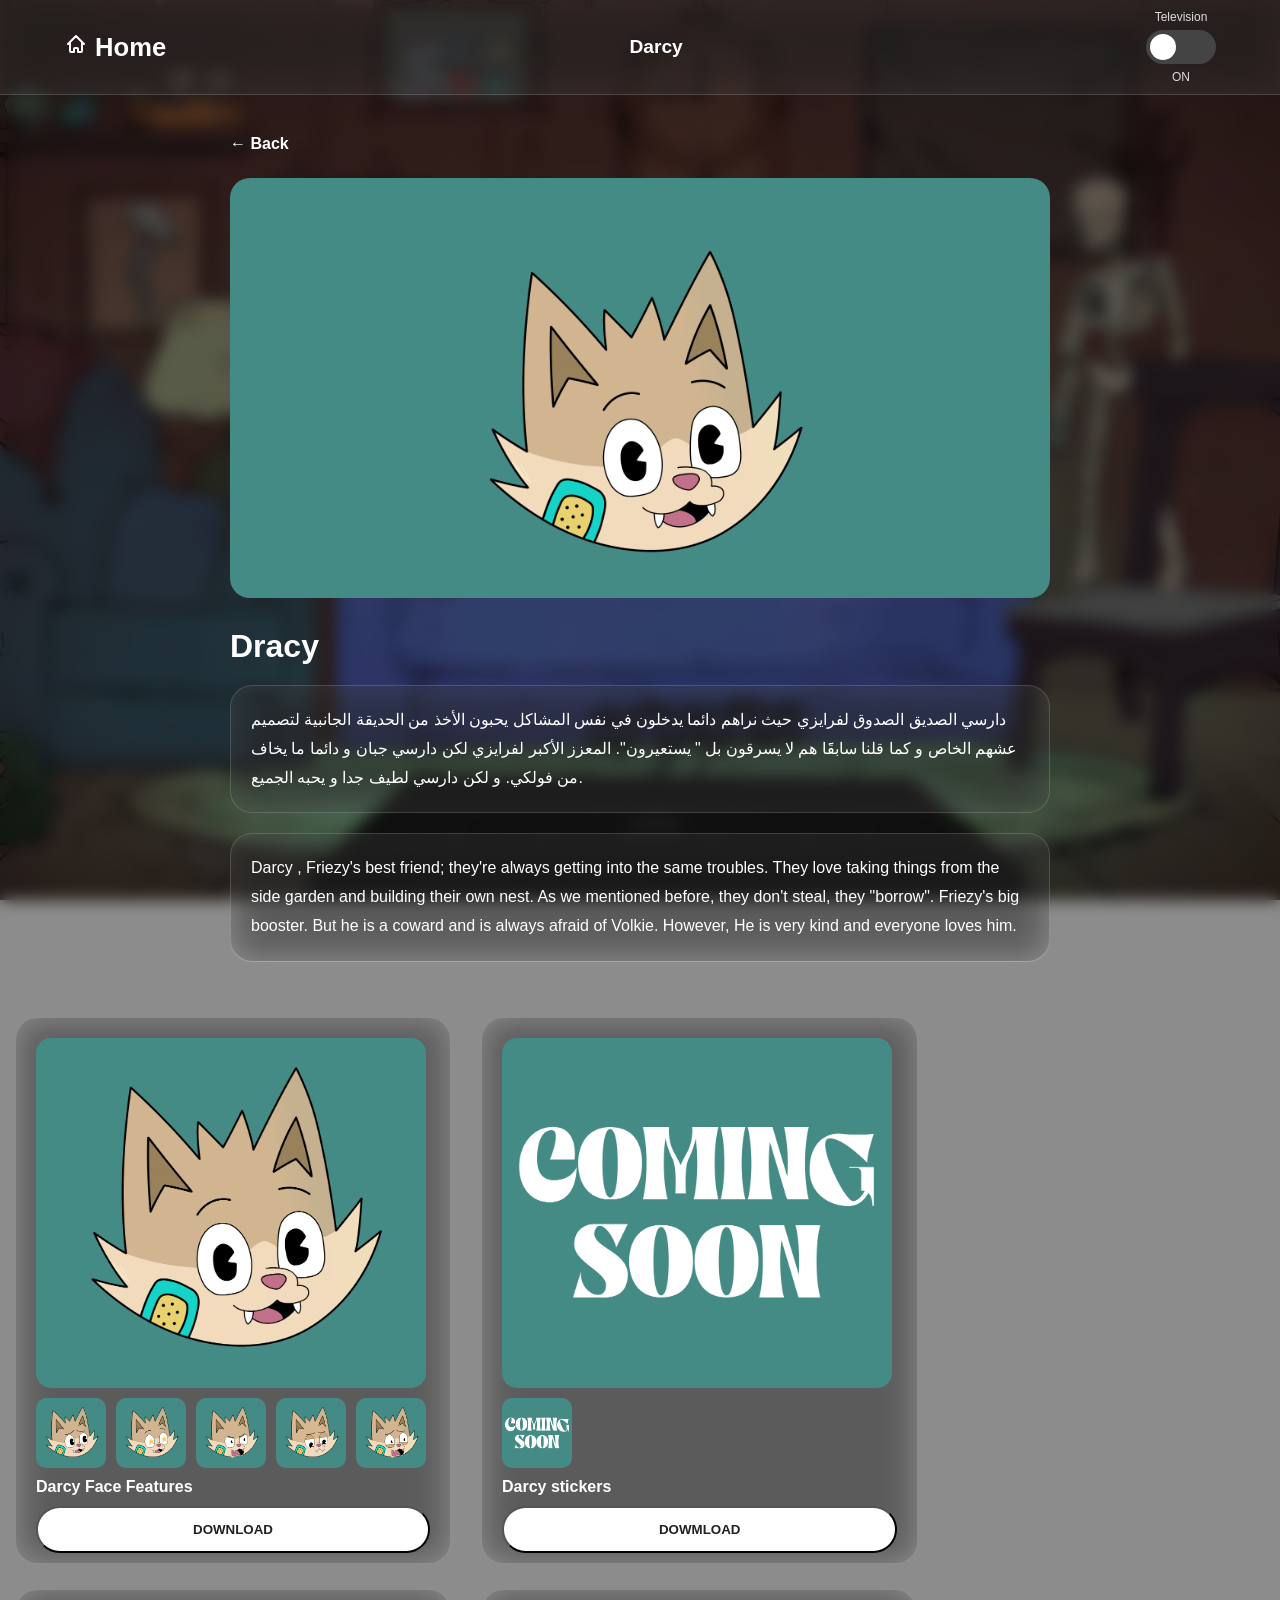
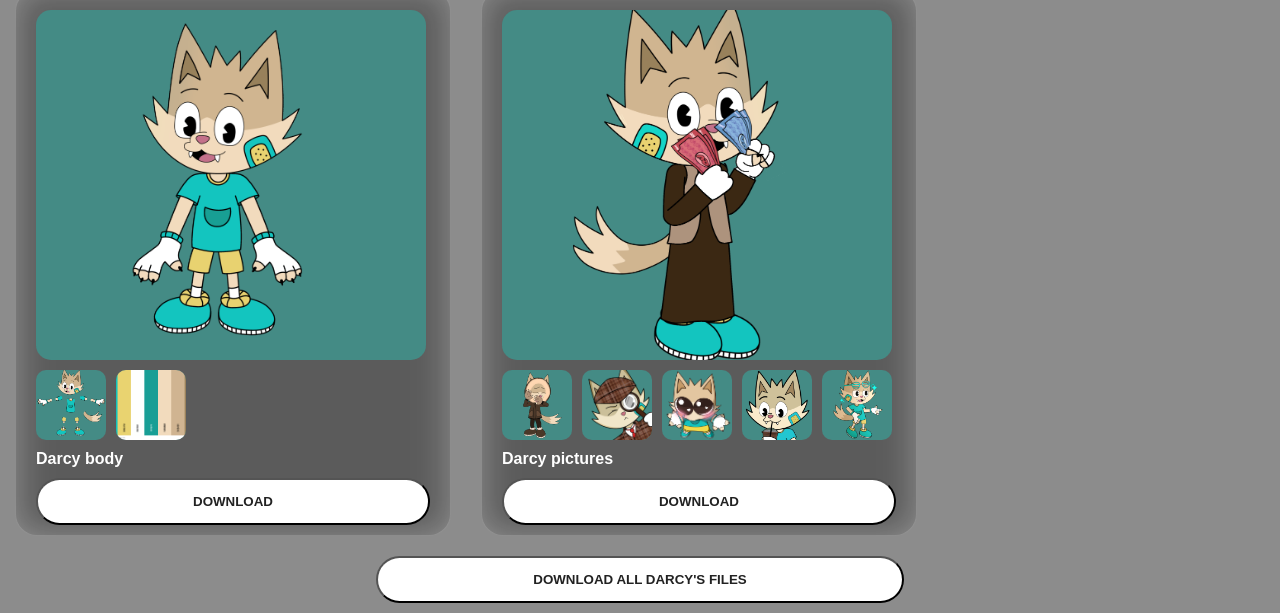
<file: characters/darcy.html>
<!DOCTYPE html>
<html lang="en">
<head>
<meta charset="UTF-8">
<meta name="viewport" content="width=device-width, initial-scale=1.0">
<title>Darcy</title>

<link rel="stylesheet" href="../style.css">

<style>
body{
  transition: opacity 0.4s ease, filter 0.4s ease;
}
.profile{
max-width:900px;
margin:auto;
padding:40px;
}
.tv-off{
    backdrop-filter: blur(18px);
    -webkit-backdrop-filter: blur(18px);
    filter: grayscale(100%);
    transition: all 0.6s ease;
}
.tv-off p{
    color :white
}
.tv-container{
    display:flex;
    flex-direction:column;
    align-items:center;
    cursor:pointer;
    gap:6px;
}

.tv-label{
    font-size:12px;
    color:#aaa;
}

.tv-switch{
    width:80px;
    height:34px;
    background:#333;
    border-radius:50px;
    position:relative;
    transition:0.4s;
}

.tv-knob{
    width:28px;
    height:28px;
    background:white;
    border-radius:50%;
    position:absolute;
    top:3px;
    left:4px;
    transition:0.4s;
}
.tv-state{
    font-size:12px;
    color:#aaa;
}

/* ON STATE */
.tv-container.active .tv-switch{
    background:#838383;
}

.tv-container.active .tv-knob{
    transform:translateX(44px);
}

.tv-container.active .tv-state{
    content:"ON";
}

.tv-container{
    display:flex;
    flex-direction:column;
    align-items:center;
    gap:6px
}

.tv-label,.tv-state{font-size:.75rem;
    color:#ddd
}

.tv-switch{
    width:70px;
    height:34px;
    border-radius:40px;
    background:#444;
    position:relative
}

.tv-knob{position:absolute;
    left:4px;
    top:4px;
    width:26px;
    height:26px;
    border-radius:50%;
    background:#fff;
    transition:.3s;
}

.tv-container.active .tv-switch{
    background:#888
}

.tv-container.active .tv-knob{
    transform:translateX(36px);
}

.character-image{
height:420px;
background:#448b85;
border-radius:20px;
margin-bottom:30px;
display:flex;
justify-content:center;
align-items:center;
}

.back{
display:inline-block;
margin-bottom:25px;
text-decoration:none;
font-weight:bold;
color:#ffffff;
}

p{
margin-top:20px;
line-height:1.8;
}

img{
  width: 100%;
  height: 100%;
  object-fit: contain;
  display: block;
  justify-content: center;
  transform: translateY(20px);
  transition: all 0.6s ease;
}
p{
padding:20px;
background:rgba(255,255,255,.08);
border:1px solid rgba(255,255,255,.15);
border-radius:22px;
backdrop-filter:blur(18px)
}

.gallery{
    margin-left: 20px;
}

.main-image img{
    width:390px;
    height:350px;
    object-fit:cover;
    border-radius:15px;
}

.thumbnails{
    display:flex;
    gap:10px;
    margin-top:10px;
}

.thumbnails img{
    width:70px;
    height:70px;
    object-fit:cover;
    cursor:pointer;
    border-radius:10px;
    transition:.3s;
}

.face-button{
  margin-left: 20px;
  margin-right: 20px;
  margin-top: 10px;
  margin-bottom: 10px;
  display:inline-block;
  padding:14px 155px 14px 155px;
  border-radius:999px;background:#fff;color:#222;font-weight:600;
  cursor:pointer;
  transition:all .3s
}

.all-button {
  margin: 10px auto;
  padding: 14px 155px;
  border-radius: 999px;
  background: #fff;
  color: #222;
  font-weight: 600;
  cursor: pointer;
  transition: all .3s;

  display: block;
}


.face-features {
  background:rgba(255,255,255,.08);
  border:1px solid rgba(255,255,255,.15);
  border-radius:22px;
  backdrop-filter:blur(18px);
  margin: 15px;
  margin-bottom: 10px;
  width:fit-content;
}


.darcy-stickers {
  background:rgba(255,255,255,.08);
  border:1px solid rgba(255,255,255,.15);
  border-radius:22px;
  backdrop-filter:blur(18px);
  margin: 15px;
  margin-bottom: 10px;
  width:fit-content;
}

.darcy-body {
  background:rgba(255,255,255,.08);
  border:1px solid rgba(255,255,255,.15);
  border-radius:22px;
  backdrop-filter:blur(18px);
  margin: 15px;
  margin-bottom: 10px;
  width:fit-content;
}

.darcy-pics {
  background:rgba(255,255,255,.08);
  border:1px solid rgba(255,255,255,.15);
  border-radius:22px;
  backdrop-filter:blur(18px);
  margin: 15px;
  margin-bottom: 10px;
  width:fit-content;
}

.face-features h4{
    margin-left: 20px;
    margin-top: 30px;
    color: #fff;
    }

.darcy-stickers h4{
    margin-left: 20px;
    margin-top: 30px;
    color: #fff;
    }

.darcy-body h4{
    margin-left: 20px;
    margin-top: 30px;
    color: #fff;
    }

.darcy-pics h4{
    margin-left: 20px;
    margin-top: 30px;
    color: #fff;
    }

.charcter-files{
    display:flex;
    flex-wrap:wrap;
}

.charcter-files img{
background:#448b85;
}

#comingSoonMessage{
    position: fixed;
    bottom: 30px;
    left: 50%;
    transform: translate(-50%, -10px);
    background: rgba(30,30,30,.9);
    color: white;
    padding: 12px 22px;
    border-radius: 12px;
    font-size: 15px;
    opacity: 0;
    pointer-events: none;
    transition: opacity .4s ease, transform .4s ease;
    z-index: 9999;
}

#comingSoonMessage.show{
    opacity: 1;
    transform: translate(-50%, 0);
}

</style>

</head>

<body>

<header>

<div class="logo">

    <a href="../index.html"><svg class="w-6 h-6 text-gray-800 dark:text-white" aria-hidden="true" xmlns="http://www.w3.org/2000/svg" width="24" height="24" fill="none" viewBox="0 0 24 24">
  <path stroke="currentColor" stroke-linecap="round" stroke-linejoin="round" stroke-width="2" d="m4 12 8-8 8 8M6 10.5V19a1 1 0 0 0 1 1h3v-3a1 1 0 0 1 1-1h2a1 1 0 0 1 1 1v3h3a1 1 0 0 0 1-1v-8.5"/>
</svg>
Home</a>
</div>

<h1>Darcy</h1>

    <div class="tv-container" id="tvButton">

        <span class="tv-label">Television</span>

        <div class="tv-switch">
            <div class="tv-knob"></div>
        </div>

        <span class="tv-state">ON</span>

    </div>

</header>

<div class="profile">

<a class="back" href="../index.html">← Back</a>

<div class="character-image">
  <img src="../images/darcy.png" id="darcyinfo">
</div>

<h1>Dracy</h1>

<p>
دارسي الصديق الصدوق لفرايزي حيث نراهم دائما یدخلون في نفس المشاكل يحبون الأخذ من الحديقة الجانبية لتصميم عشهم الخاص و كما قلنا سابقََا هم لا يسرقون بل " يستعيرون".
المعزز الأكبر لفرايزي لكن دارسي جبان و دائما ما يخاف من فولكي. 
و لكن دارسي لطيف جدا و يحبه الجميع.</p>

<p>
  Darcy , Friezy's best friend; they're always getting into the same troubles.
  They love taking things from the side garden and building their own nest. As we mentioned before, they don't steal, they "borrow".
  Friezy's big booster. But he is a coward and is always afraid of Volkie.
  However, He is very kind and everyone loves him.
</p>
</div>

<div class="charcter-files">
  <div class="face-features">
    <div class="gallery">

     <div class="main-image">
        <img id="mainImg" src="../darcy face/darcy1.png">
     </div>

     <div class="thumbnails">
        <img src="../darcy face/darcy2.png" onclick="changeImage(this)">
        <img src="../darcy face/darcy3.png" onclick="changeImage(this)">
        <img src="../darcy face/darcy4.png" onclick="changeImage(this)">
        <img src="../darcy face/darcy5.png" onclick="changeImage(this)">
        <img src="../darcy face/darcy6.png" onclick="changeImage(this)">
     </div>

    </div>
    <h4>Darcy Face Features</h4>
   <button class="face-button" onclick="downloadFile('../files/ملامح وجه دارسي.zip')">DOWNLOAD</button>
   </div>
   <div class="darcy-stickers">
    <div class="gallery">

     <div class="main-image">
        <img id="mainImg" src="../images/coming soon.png">
     </div>

     <div class="thumbnails">
        <img src="../images/coming soon.png" onclick="changeImage(this)">
     </div>

    </div>
    <h4>Darcy stickers</h4>
   <button class="face-button" onclick="comingSoon()">DOWMLOAD</button>

   <div id="comingSoonMessage">قلنا لك قريبًا ليه الإستعجال ؟</div>
   
   </div>

      <div class="darcy-body">
    <div class="gallery">

     <div class="main-image">
        <img id="mainImg" src="../images/دارسي واقف.png">
     </div>

     <div class="thumbnails">
        <img src="../images/darcy pics/قطع دارسي.png" onclick="changeImage(this)">
        <img src="../images/darcy pics/DARCY COLORS PALLETE.png" onclick="changeImage(this)">
     </div>

    </div>
    <h4>Darcy body</h4>
   <button class="face-button" onclick="downloadFile('../files/جسم دارسي.zip')">DOWNLOAD</button>
   </div>

         <div class="darcy-pics">
    <div class="gallery">

     <div class="main-image">
        <img id="mainImg" src="../images/darcy pics/دارسي عيد الفطر.png">
     </div>

     <div class="thumbnails">
        <img src="../images/darcy pics/دارسي الشتاء.png" onclick="changeImage(this)">
        <img src="../images/darcy pics/المحقق دارسي.png" onclick="changeImage(this)">
        <img src="../images/darcy pics/دارسي كيوت.png" onclick="changeImage(this)">
        <img src="../images/darcy pics/دارسي قهوة.png" onclick="changeImage(this)">
        <img src="../images/darcy pics/بادج دارسي.png" onclick="changeImage(this)">
     </div>

    </div>
    <h4>Darcy pictures</h4>
   <button class="face-button" onclick="downloadFile('../files/صور دارسي.zip')">DOWNLOAD</button>
   </div>
   
   <button class="all-button" onclick="downloadFile('../files/ملفات دارسي.zip')">DOWNLOAD ALL DARCY'S FILES</button>
</div>


<script src="../script.js"></script>

</body>
</html>
</file>
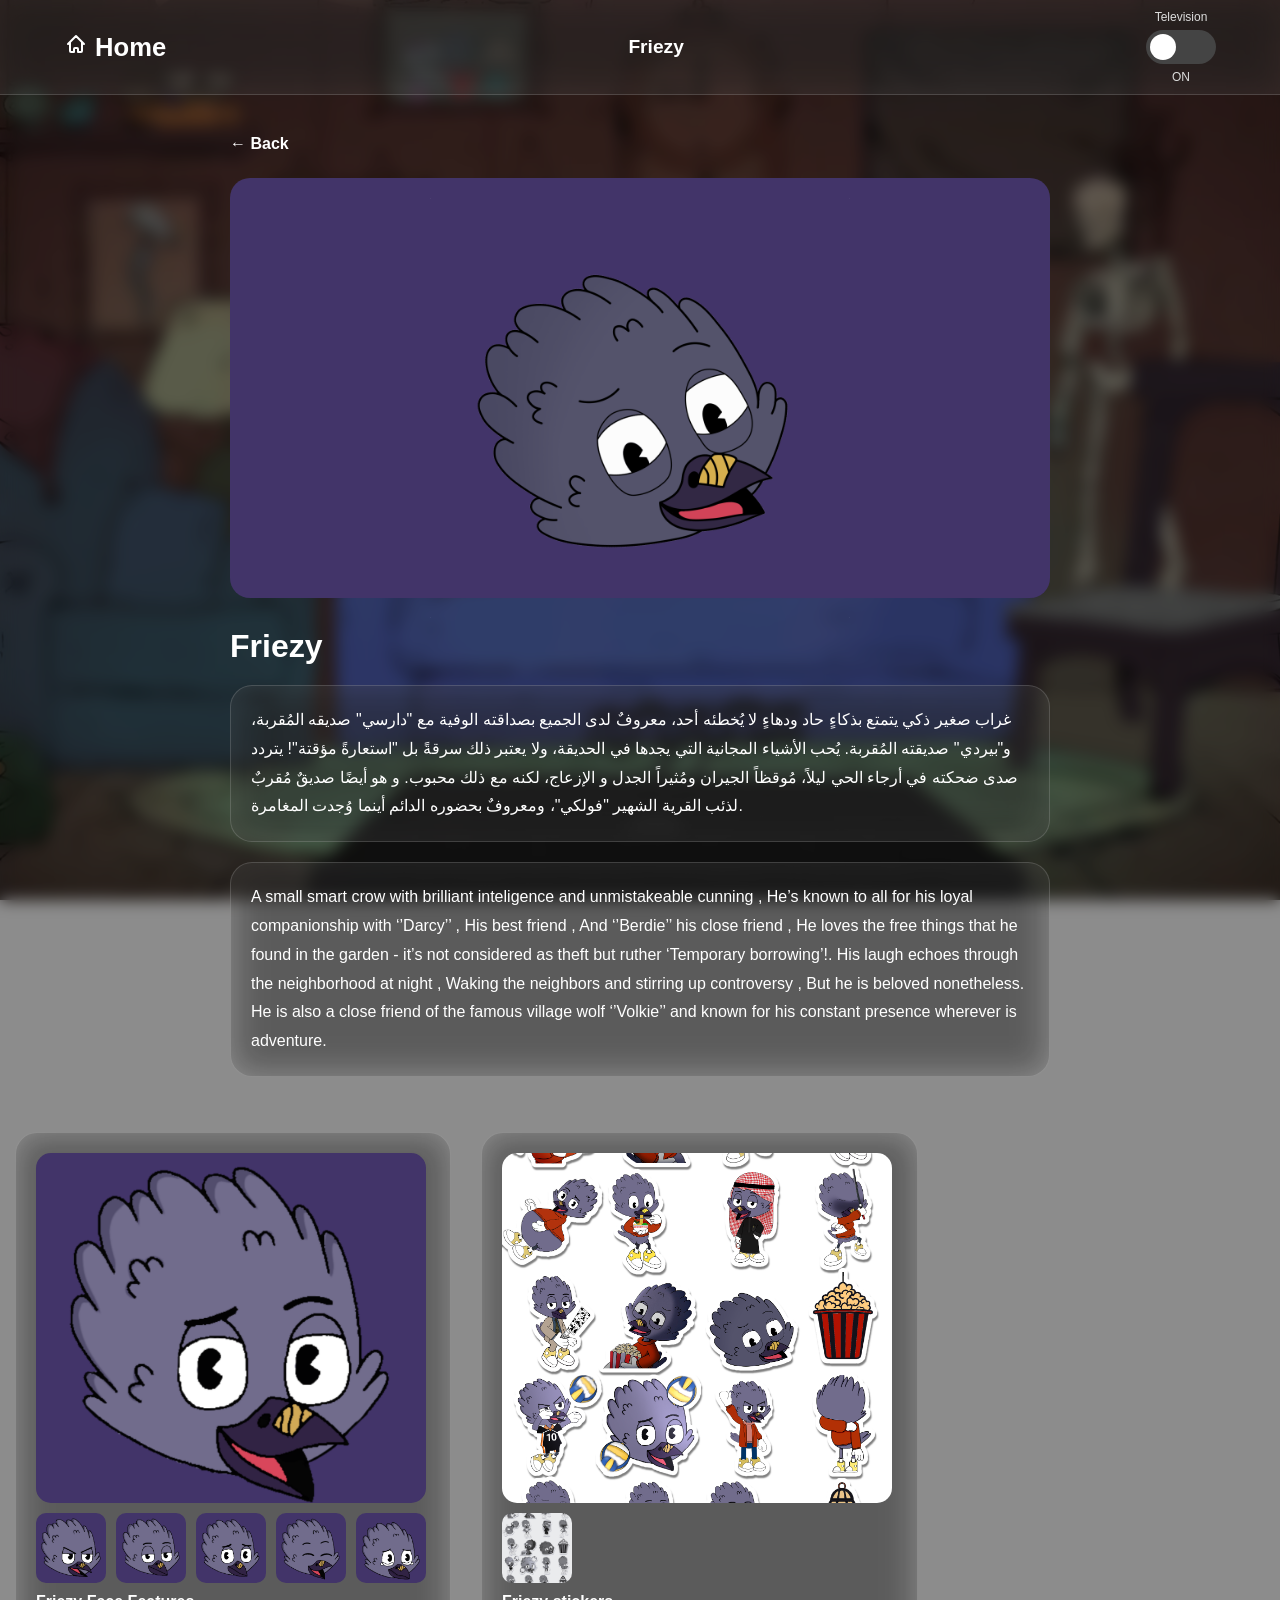
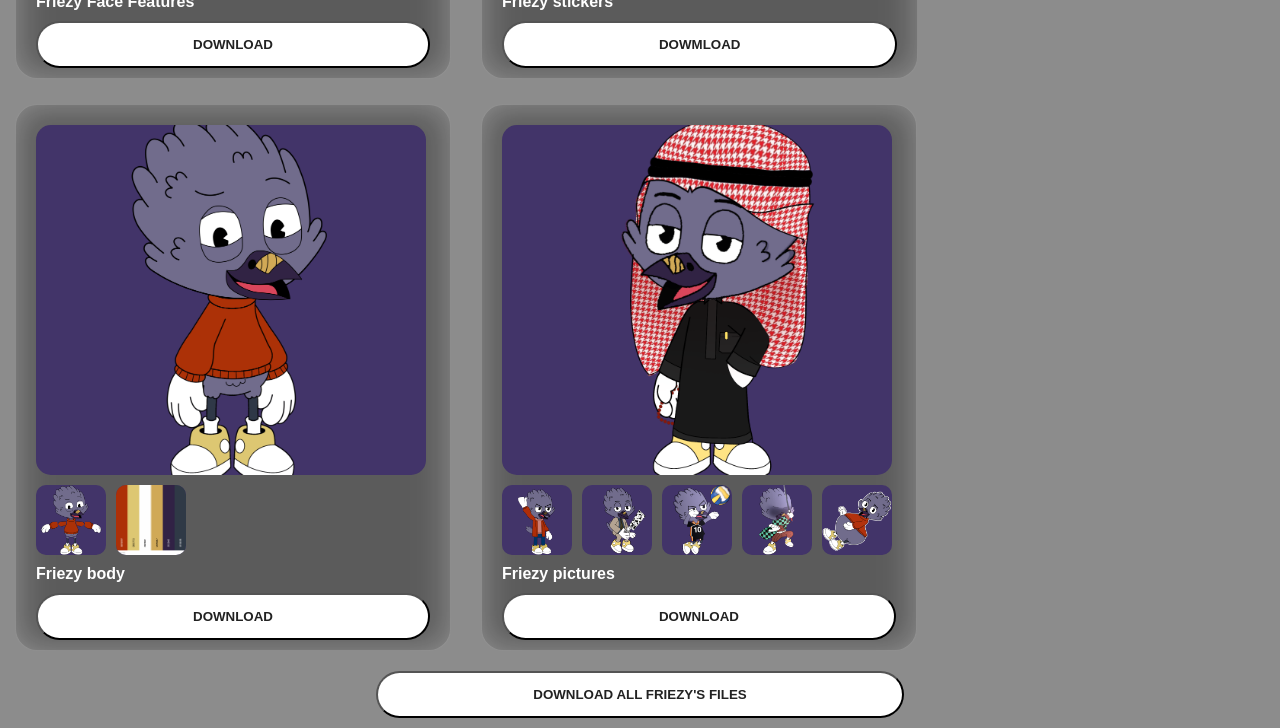
<file: characters/friezy.html>
<!DOCTYPE html>
<html lang="en">
<head>
<meta charset="UTF-8">
<meta name="viewport" content="width=device-width, initial-scale=1.0">
<title>Friezy</title>

<link rel="stylesheet" href="../style.css">

<style>
body{
  transition: opacity 0.4s ease, filter 0.4s ease;
}
.profile{
max-width:900px;
margin:auto;
padding:40px;
}
.tv-off{
    backdrop-filter: blur(18px);
    -webkit-backdrop-filter: blur(18px);
    filter: grayscale(100%);
    transition: all 0.6s ease;
}
.tv-off p{
    color :white
}
.tv-container{
    display:flex;
    flex-direction:column;
    align-items:center;
    cursor:pointer;
    gap:6px;
}

.tv-label{
    font-size:12px;
    color:#aaa;
}

.tv-switch{
    width:80px;
    height:34px;
    background:#333;
    border-radius:50px;
    position:relative;
    transition:0.4s;
}

.tv-knob{
    width:28px;
    height:28px;
    background:white;
    border-radius:50%;
    position:absolute;
    top:3px;
    left:4px;
    transition:0.4s;
}
.tv-state{
    font-size:12px;
    color:#aaa;
}

/* ON STATE */
.tv-container.active .tv-switch{
    background:#838383;
}

.tv-container.active .tv-knob{
    transform:translateX(44px);
}

.tv-container.active .tv-state{
    content:"ON";
}

.tv-container{
    display:flex;
    flex-direction:column;
    align-items:center;
    gap:6px
}

.tv-label,.tv-state{font-size:.75rem;
    color:#ddd
}

.tv-switch{
    width:70px;
    height:34px;
    border-radius:40px;
    background:#444;
    position:relative
}

.tv-knob{position:absolute;
    left:4px;
    top:4px;
    width:26px;
    height:26px;
    border-radius:50%;
    background:#fff;
    transition:.3s;
}

.tv-container.active .tv-switch{
    background:#888
}

.tv-container.active .tv-knob{
    transform:translateX(36px);
}

.character-image{
height:420px;
background:#423469;
border-radius:20px;
margin-bottom:30px;
display:flex;
justify-content:center;
align-items:center;
}

.back{
display:inline-block;
margin-bottom:25px;
text-decoration:none;
font-weight:bold;
color:#ffffff;
}

p{
margin-top:20px;
line-height:1.8;
}

img{
  width: 100%;
  height: 100%;
  object-fit: contain;
  display: block;
  justify-content: center;
  transform: translateY(20px);
  transition: all 0.6s ease;
}
p{

  backdrop-filter:blur(18px);
  padding:20px;
  background:rgba(255,255,255,.08);
  border:1px solid rgba(255,255,255,.15);
  border-radius:22px;

}

.gallery{
    margin-left: 20px;
}

.main-image img{
    width:390px;
    height:350px;
    object-fit:cover;
    border-radius:15px;
}

.thumbnails{
    display:flex;
    gap:10px;
    margin-top:10px;
}

.thumbnails img{
    width:70px;
    height:70px;
    object-fit:cover;
    cursor:pointer;
    border-radius:10px;
    transition:.3s;
}

.face-button{
  margin-left: 20px;
  margin-right: 20px;
  margin-top: 10px;
  margin-bottom: 10px;
  display:inline-block;
  padding:14px 155px 14px 155px;
  border-radius:999px;background:#fff;color:#222;font-weight:600;
  cursor:pointer;
  transition:all .3s
}

.all-button {
  margin: 10px auto;
  padding: 14px 155px;
  border-radius: 999px;
  background: #fff;
  color: #222;
  font-weight: 600;
  cursor: pointer;
  transition: all .3s;
  display: block;
}


.face-features {
  background:rgba(255,255,255,.08);
  border:1px solid rgba(255,255,255,.15);
  border-radius:22px;
  backdrop-filter:blur(18px);
  margin: 15px;
  margin-bottom: 10px;
  width:fit-content;
}


.friezy-stickers {
  background:rgba(255,255,255,.08);
  border:1px solid rgba(255,255,255,.15);
  border-radius:22px;
  backdrop-filter:blur(18px);
  margin: 15px;
  margin-bottom: 10px;
  width:fit-content;
}

.friezy-body {
  background:rgba(255,255,255,.08);
  border:1px solid rgba(255,255,255,.15);
  border-radius:22px;
  backdrop-filter:blur(18px);
  margin: 15px;
  margin-bottom: 10px;
  width:fit-content;
}

.friezy-pics {
  background:rgba(255,255,255,.08);
  border:1px solid rgba(255,255,255,.15);
  border-radius:22px;
  backdrop-filter:blur(18px);
  margin: 15px;
  margin-bottom: 10px;
  width:fit-content;
}

.face-features h4{
    margin-left: 20px;
    margin-top: 30px;
    color: #fff;
    }

.friezy-stickers h4{
    margin-left: 20px;
    margin-top: 30px;
    color: #fff;
    }

.friezy-body h4{
    margin-left: 20px;
    margin-top: 30px;
    color: #fff;
    }

.friezy-pics h4{
    margin-left: 20px;
    margin-top: 30px;
    color: #fff;
    }

.charcter-files{
    display:flex;
    flex-wrap:wrap;
}

.charcter-files img{
    background: #423469;
}
</style>

</head>

<body>

<header>
    <a href="../index.html" class="logo"><svg class="w-6 h-6 text-gray-800 dark:text-white" aria-hidden="true" xmlns="http://www.w3.org/2000/svg" width="24" height="24" fill="none" viewBox="0 0 24 24">
  <path stroke="currentColor" stroke-linecap="round" stroke-linejoin="round" stroke-width="2" d="m4 12 8-8 8 8M6 10.5V19a1 1 0 0 0 1 1h3v-3a1 1 0 0 1 1-1h2a1 1 0 0 1 1 1v3h3a1 1 0 0 0 1-1v-8.5"/>
</svg>
        Home
    </a>

    <h1>Friezy</h1>

</div>

    <div class="tv-container" id="tvButton">

        <span class="tv-label">Television</span>

        <div class="tv-switch">
            <div class="tv-knob"></div>
        </div>

        <span class="tv-state">ON</span>

    </div>

</header>

<div class="profile">

<a class="back" href="../index.html">← Back</a>

<div class="character-image">
  <img src="../images/friezy.png" id="friezyinfo">
</div>

<h1>Friezy</h1>

<p>
غراب صغير ذكي يتمتع بذكاءٍ حاد ودهاءٍ لا يُخطئه أحد، معروفٌ لدى الجميع بصداقته الوفية مع "دارسي" صديقه المُقربة، و"بيردي" صديقته المُقربة.
يُحب الأشياء المجانية التي يجدها في الحديقة، ولا يعتبر ذلك سرقةً بل "استعارةً مؤقتة"!

يتردد صدى ضحكته في أرجاء الحي ليلاً، مُوقظاً الجيران ومُثيراً الجدل و الإزعاج، لكنه مع ذلك محبوب.

و هو أيضًا صديقٌ مُقربٌ لذئب القرية الشهير "فولكي"، ومعروفٌ بحضوره الدائم أينما وُجدت المغامرة.
</p>

<p>
A small smart crow with brilliant inteligence and unmistakeable cunning , He’s known to all for his loyal companionship with ‘’Darcy’’ , His best friend , And ‘’Berdie’’ his close friend , He loves the free things that he found in the garden - it’s not considered as theft but ruther ‘Temporary borrowing’!.
His laugh echoes through the neighborhood at night , Waking the neighbors and stirring up controversy , But he is beloved nonetheless.

He is also a close friend of the famous village wolf ‘’Volkie’’ and known for his constant presence wherever is adventure.
</p>

</div>

<div class="charcter-files">
  <div class="face-features">
    <div class="gallery">

     <div class="main-image">
        <img id="mainImg" src="../friezyface/friezyface1.png">
     </div>

     <div class="thumbnails">
        <img src="../friezyface/friezyface2.png" onclick="changeImage(this)">
        <img src="../friezyface/friezyface3.png" onclick="changeImage(this)">
        <img src="../friezyface/friezyface4.png" onclick="changeImage(this)">
        <img src="../friezyface/friezyface5.png" onclick="changeImage(this)">
        <img src="../friezyface/friezyface6.png" onclick="changeImage(this)">
     </div>

    </div>
    <h4>Friezy Face Features</h4>
   <button class="face-button" onclick="downloadFile('../files/ملامح وجه فرايزي.zip')">DOWNLOAD</button>
   </div>
   <div class="friezy-stickers">
    <div class="gallery">

     <div class="main-image">
        <img id="mainImg" src="../images/ستيكرات فرايزي - ملونة.jpg">
     </div>

     <div class="thumbnails">
        <img src="../images/ستيكرات فرايزي - ابيض و اسود.jpg" onclick="changeImage(this)">
     </div>

    </div>
    <h4>Friezy stickers</h4>
   <button class="face-button" onclick="downloadFile('../files/ستيكرات فرايزي.zip')">DOWMLOAD</button>
   </div>

      <div class="friezy-body">
    <div class="gallery">

     <div class="main-image">
        <img id="mainImg" src="../images/فرايزي واقف.png">
     </div>

     <div class="thumbnails">
        <img src="../images/قطع فرايزي.png" onclick="changeImage(this)">
        <img src="../images/FRIEZY COLORS PALETTE.png" onclick="changeImage(this)">
     </div>

    </div>
    <h4>Friezy body</h4>
   <button class="face-button" onclick="downloadFile('../files/جسم فرايزي.zip')">DOWNLOAD</button>
   </div>

         <div class="friezy-pics">
    <div class="gallery">

     <div class="main-image">
        <img id="mainImg" src="../friezypic/فرايزي عيد الفطر.png">
     </div>

     <div class="thumbnails">
        <img src="../friezypic/فرايزي الشتاء.png" onclick="changeImage(this)">
        <img src="../friezypic/فرايزي نانامي.png" onclick="changeImage(this)">
        <img src="../friezypic/كرة طائرة فرايزي 2.png" onclick="changeImage(this)">
        <img src="../friezypic/فرايزي تانجيرو 2.png" onclick="changeImage(this)">
        <img src="../friezypic/فرايزي تم تعبئة الكرش بنجاح.png" onclick="changeImage(this)">
     </div>

    </div>
    <h4>Friezy pictures</h4>
   <button class="face-button" onclick="downloadFile('../files/صور فرايزي.zip')">DOWNLOAD</button>
   </div>
   
   <button class="all-button" onclick="downloadFile('../files/كل ملفات فرايزي.zip')">DOWNLOAD ALL FRIEZY'S FILES</button>
</div>
<script src="../script.js"></script>

</body>
</html>
</file>
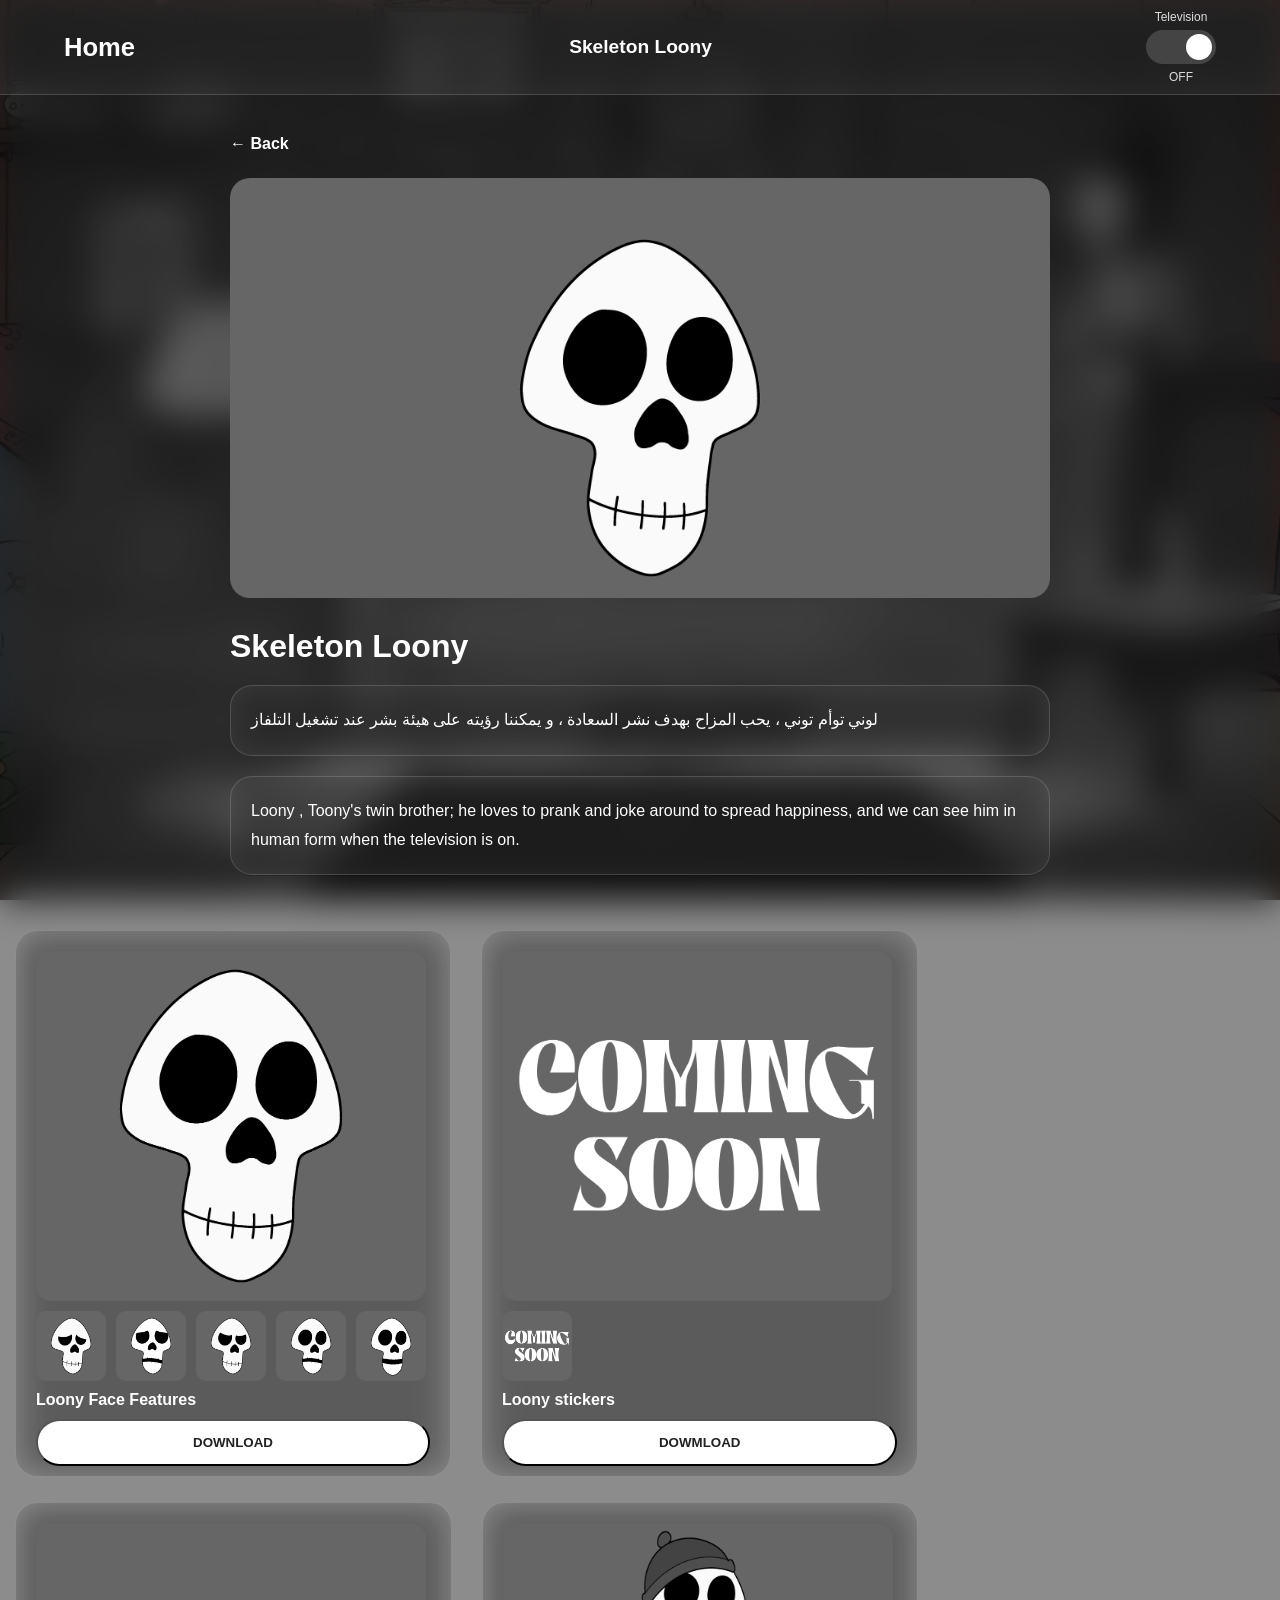
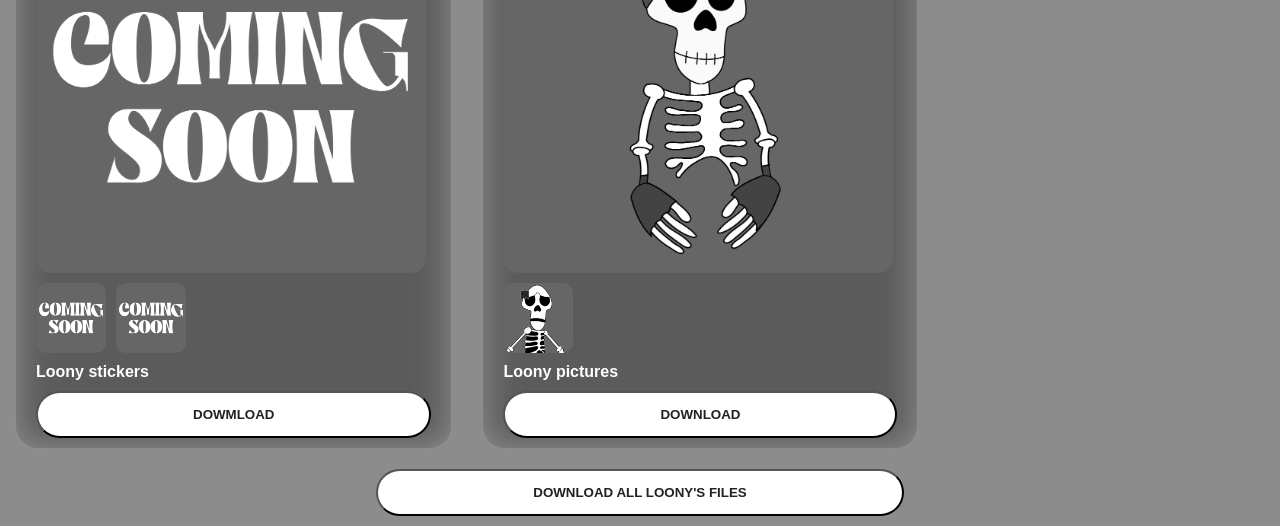
<file: characters/loony-off.html>
<!DOCTYPE html>
<html lang="en">
<head>
<meta charset="UTF-8">
<meta name="viewport" content="width=device-width, initial-scale=1.0">
<title>Skeleton Loony</title>

<link rel="stylesheet" href="../style.css">

<style>
body{
  transition: opacity 0.4s ease, filter 0.4s ease;
}
.profile{
max-width:900px;
margin:auto;
padding:40px;
}
.tv-off{
    backdrop-filter: blur(18px);
    -webkit-backdrop-filter: blur(18px);
    filter: grayscale(100%);
    transition: all 0.6s ease;
}
.tv-off p{
    color :white
}
.tv-container{
    display:flex;
    flex-direction:column;
    align-items:center;
    cursor:pointer;
    gap:6px;
}

.tv-label{
    font-size:12px;
    color:#aaa;
}

.tv-switch{
    width:80px;
    height:34px;
    background:#333;
    border-radius:50px;
    position:relative;
    transition:0.4s;
}

.tv-knob{
    width:28px;
    height:28px;
    background:white;
    border-radius:50%;
    position:absolute;
    top:3px;
    left:4px;
    transition:0.4s;
    transform: translateX(36px);
}
.tv-state{
    font-size:12px;
    color:#aaa;
}

/* ON STATE */
.tv-container.active .tv-switch{
    background:#838383;
}

.tv-container.active .tv-knob{
    transform:translateX(44px);
}

.tv-container.active .tv-state{
    content:"ON";
}

.tv-container{
    display:flex;
    flex-direction:column;
    align-items:center;
    gap:6px
}

.tv-label,.tv-state{font-size:.75rem;
    color:#ddd
}

.tv-switch{
    width:70px;
    height:34px;
    border-radius:40px;
    background:#444;
    position:relative
}

.tv-knob{position:absolute;
    left:4px;
    top:4px;
    width:26px;
    height:26px;
    border-radius:50%;
    background:#fff;
    transition:.3s;
}

.tv-container.active .tv-switch{
    background:#888
}

.tv-container.active .tv-knob{
    transform:translateX(36px);
}

.character-image{
height:420px;
background:#8b5e44;
border-radius:20px;
margin-bottom:30px;
display:flex;
justify-content:center;
align-items:center;
}

.back{
display:inline-block;
margin-bottom:25px;
text-decoration:none;
font-weight:bold;
color:#ffffff;
}

p{
margin-top:20px;
line-height:1.8;
}

img{
  width: 100%;
  height: 100%;
  object-fit: contain;
  display: block;
  justify-content: center;
  transform: translateY(20px);
  transition: all 0.6s ease;
}
p{
padding:20px;
background:rgba(255,255,255,.08);
border:1px solid rgba(255,255,255,.15);
border-radius:22px;
backdrop-filter:blur(18px)
}

.gallery{
    margin-left: 20px;
}

.main-image img{
    width:390px;
    height:350px;
    object-fit:cover;
    border-radius:15px;
}

.thumbnails{
    display:flex;
    gap:10px;
    margin-top:10px;
}

.thumbnails img{
    width:70px;
    height:70px;
    object-fit:cover;
    cursor:pointer;
    border-radius:10px;
    transition:.3s;
}

.face-button{
  margin-left: 20px;
  margin-right: 20px;
  margin-top: 10px;
  margin-bottom: 10px;
  display:inline-block;
  padding:14px 155px 14px 155px;
  border-radius:999px;background:#fff;color:#222;font-weight:600;
  cursor:pointer;
  transition:all .3s
}

.all-button {
  margin: 10px auto;
  padding: 14px 155px;
  border-radius: 999px;
  background: #fff;
  color: #222;
  font-weight: 600;
  cursor: pointer;
  transition: all .3s;

  display: block;
}


.face-features {
  background:rgba(255,255,255,.08);
  border:1px solid rgba(255,255,255,.15);
  border-radius:22px;
  backdrop-filter:blur(18px);
  margin: 15px;
  margin-bottom: 10px;
  width:fit-content;
}


.birdie-stickers {
  background:rgba(255,255,255,.08);
  border:1px solid rgba(255,255,255,.15);
  border-radius:22px;
  backdrop-filter:blur(18px);
  margin: 15px;
  margin-bottom: 10px;
  width:fit-content;
}

.birdie-body {
  background:rgba(255,255,255,.08);
  border:1px solid rgba(255,255,255,.15);
  border-radius:22px;
  backdrop-filter:blur(18px);
  margin: 15px;
  margin-bottom: 10px;
  width:fit-content;
}

.birdie-pics {
  background:rgba(255,255,255,.08);
  border:1px solid rgba(255,255,255,.15);
  border-radius:22px;
  backdrop-filter:blur(18px);
  margin: 15px;
  margin-bottom: 10px;
  width:fit-content;
}

.face-features h4{
    margin-left: 20px;
    margin-top: 30px;
    color: #fff;
    }

.birdie-stickers h4{
    margin-left: 20px;
    margin-top: 30px;
    color: #fff;
    }

.birdie-body h4{
    margin-left: 20px;
    margin-top: 30px;
    color: #fff;
    }

.birdie-pics h4{
    margin-left: 20px;
    margin-top: 30px;
    color: #fff;
    }

.charcter-files{
    display:flex;
    flex-wrap:wrap;
}

.charcter-files img{
    background:#8b5e44;
}

#mainImgB img{
    width:390px;
    height:350px;
    object-fit: contain;
    border-radius:15px;
}

#comingSoonMessage{
    position: fixed;
    bottom: 30px;
    left: 50%;
    transform: translate(-50%, -10px);
    background: rgba(30,30,30,.9);
    color: white;
    padding: 12px 22px;
    border-radius: 12px;
    font-size: 15px;
    opacity: 0;
    pointer-events: none;
    transition: opacity .4s ease, transform .4s ease;
    z-index: 9999;
}

#comingSoonMessageBody{
    position: fixed;
    bottom: 30px;
    left: 50%;
    transform: translate(-50%, -10px);
    background: rgba(30,30,30,.9);
    color: white;
    padding: 12px 22px;
    border-radius: 12px;
    font-size: 15px;
    opacity: 0;
    pointer-events: none;
    transition: opacity .4s ease, transform .4s ease;
    z-index: 9999;
}

#comingSoonMessage.show{
    opacity: 1;
    transform: translate(-50%, 0);
}

</style>

</head>

<body data-page="loony-off" class="tv-off">

<header>

<a class="logo" href="../index.html">Home</a>

<h1>Skeleton Loony</h1>

    <div class="tv-container" id="tvButton">

        <span class="tv-label">Television</span>

        <div class="tv-switch">
            <div class="tv-knob"></div>
        </div>

        <span class="tv-state">OFF</span>

    </div>

</header>

<div class="profile">

<a class="back" href="../index.html">← Back</a>

<div class="character-image">
  <img src="../images/loonyskeleton.PNG" id="friezyinfo">
</div>

<h1>Skeleton Loony</h1>

<p>
    
لوني توأم توني ، يحب المزاح بهدف نشر السعادة ، و يمكننا رؤيته على هيئة بشر عند تشغيل التلفاز


</p>

<p>
Loony , Toony's twin brother; he loves to prank and joke around to spread happiness, and we can see him in human form when the television is on.
</p>

</div>

<div class="charcter-files">
  <div class="face-features">
    <div class="gallery">

     <div class="main-image">
        <img id="mainImg" src="../skeleton loony face/sloony1.png">
     </div>

     <div class="thumbnails">
        <img src="../skeleton loony face/sloony2.png" onclick="changeImage(this)">
        <img src="../skeleton loony face/sloony3.png" onclick="changeImage(this)">
        <img src="../skeleton loony face/sloony4.png" onclick="changeImage(this)">
        <img src="../skeleton loony face/sloony5.png" onclick="changeImage(this)">
        <img src="../skeleton loony face/sloony6.png" onclick="changeImage(this)">
     </div>

    </div>
    <h4>Loony Face Features</h4>
   <button class="face-button" onclick="downloadFile('../files/ملامح وجه لوني العظمي.zip')">DOWNLOAD</button>
   </div>
   <div class="birdie-stickers">
    <div class="gallery">

     <div class="main-image">
        <img id="mainImg" src="../images/coming soon.png">
     </div>

     <div class="thumbnails">
        <img src="../images/coming soon.png" onclick="changeImage(this)">
     </div>

    </div>
    <h4>Loony stickers</h4>
   <button class="face-button" onclick="comingSoon()">DOWMLOAD</button>

   <div id="comingSoonMessage">قلنا لك قريبًا ليه الإستعجال ؟</div>
   </div>

      <div class="birdie-body">
    <div class="gallery">

     <div class="main-image">
        <img id="mainImg" src="../images/coming soon.png">
     </div>

     <div class="thumbnails">
        <img src="../images/coming soon.png" onclick="changeImage(this)">
        <img src="../images/coming soon.png" onclick="changeImage(this)">
     </div>

    </div>
    <h4>Loony stickers</h4>
   <button class="face-button" onclick="comingSoon()">DOWMLOAD</button>

   <div id="comingSoonMessageBody">قلنا لك قريبًا ليه الإستعجال ؟</div>
   </div>

         <div class="birdie-pics">
    <div class="gallery">

     <div class="main-image">
        <img id="mainImg" src="../images/لوني الشتاء.png">
     </div>

     <div class="thumbnails">
        <img src="../images/لوني مخروش.png" onclick="changeImage(this)">
     </div>

    </div>
    <h4>Loony pictures</h4>
   <button class="face-button" onclick="downloadFile('../files/صور لوني العظمي.zip')">DOWNLOAD</button>
   </div>
   
   <button class="all-button" onclick="downloadFile('../files/ملفات لوني العظمي.zip')">DOWNLOAD ALL LOONY'S FILES</button>
</div>

<script src="../script.js"></script>

</body>
</html>
</file>
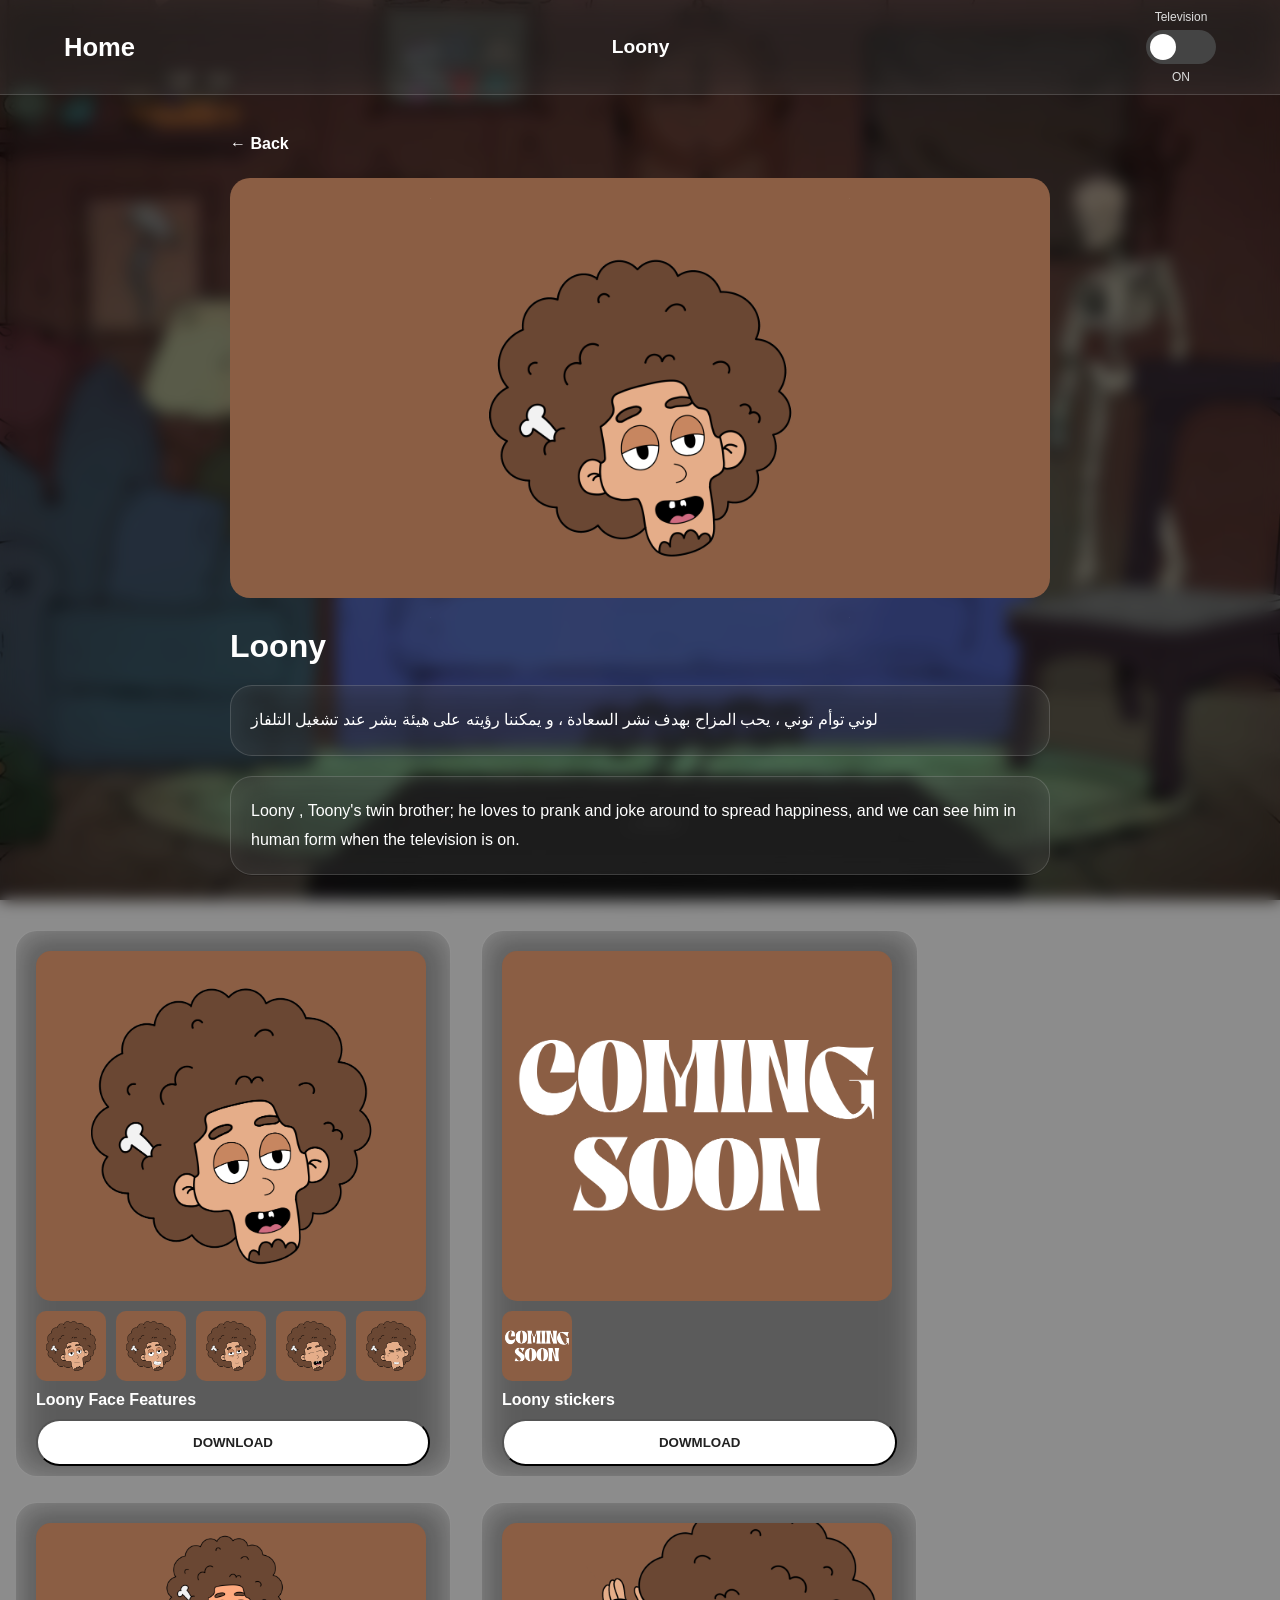
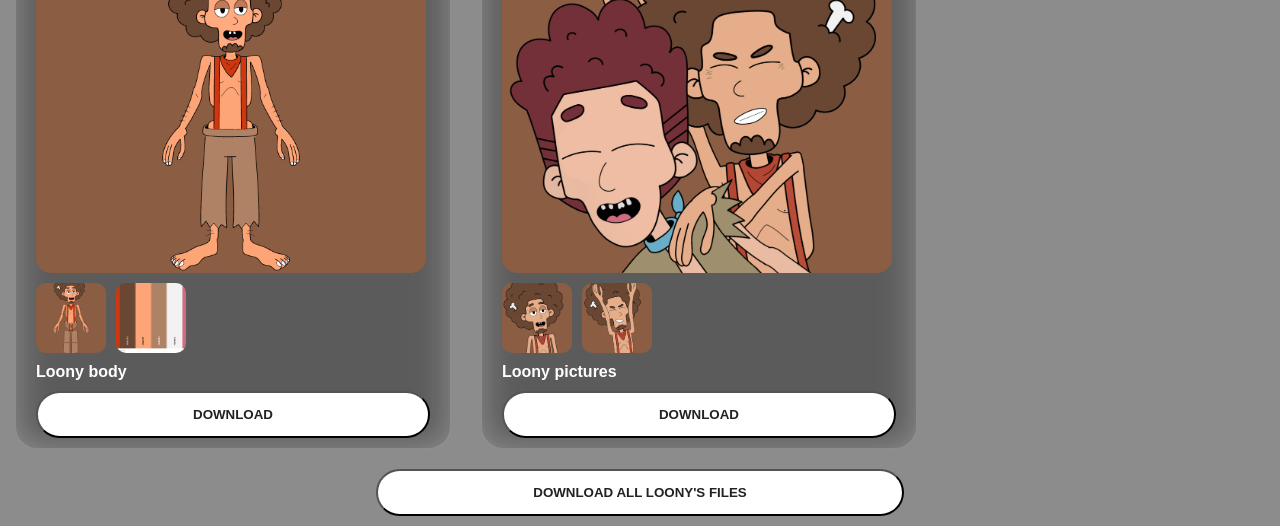
<file: characters/loony.html>
<!DOCTYPE html>
<html lang="en">
<head>
<meta charset="UTF-8">
<meta name="viewport" content="width=device-width, initial-scale=1.0">
<title>Loony</title>

<link rel="stylesheet" href="../style.css">

<style>
body{
  transition: opacity 0.4s ease, filter 0.4s ease;
}
.profile{
max-width:900px;
margin:auto;
padding:40px;
}
.tv-off{
    backdrop-filter: blur(18px);
    -webkit-backdrop-filter: blur(18px);
    filter: grayscale(100%);
    transition: all 0.6s ease;
}
.tv-off p{
    color :white
}
.tv-container{
    display:flex;
    flex-direction:column;
    align-items:center;
    cursor:pointer;
    gap:6px;
}

.tv-label{
    font-size:12px;
    color:#aaa;
}

.tv-switch{
    width:80px;
    height:34px;
    background:#333;
    border-radius:50px;
    position:relative;
    transition:0.4s;
}

.tv-knob{
    width:28px;
    height:28px;
    background:white;
    border-radius:50%;
    position:absolute;
    top:3px;
    left:4px;
    transition:0.4s;
}
.tv-state{
    font-size:12px;
    color:#aaa;
}

/* ON STATE */
.tv-container.active .tv-switch{
    background:#838383;
}

.tv-container.active .tv-knob{
    transform:translateX(44px);
}

.tv-container.active .tv-state{
    content:"ON";
}

.tv-container{
    display:flex;
    flex-direction:column;
    align-items:center;
    gap:6px
}

.tv-label,.tv-state{font-size:.75rem;
    color:#ddd
}

.tv-switch{
    width:70px;
    height:34px;
    border-radius:40px;
    background:#444;
    position:relative
}

.tv-knob{position:absolute;
    left:4px;
    top:4px;
    width:26px;
    height:26px;
    border-radius:50%;
    background:#fff;
    transition:.3s;
}

.tv-container.active .tv-switch{
    background:#888
}

.tv-container.active .tv-knob{
    transform:translateX(36px);
}

.character-image{
height:420px;
background:#8b5e44;
border-radius:20px;
margin-bottom:30px;
display:flex;
justify-content:center;
align-items:center;
}

.back{
display:inline-block;
margin-bottom:25px;
text-decoration:none;
font-weight:bold;
color:#ffffff;
}

p{
margin-top:20px;
line-height:1.8;
}

img{
  width: 100%;
  height: 100%;
  object-fit: contain;
  display: block;
  justify-content: center;
  transform: translateY(20px);
  transition: all 0.6s ease;
}
p{
padding:20px;
background:rgba(255,255,255,.08);
border:1px solid rgba(255,255,255,.15);
border-radius:22px;
backdrop-filter:blur(18px)
}

.gallery{
    margin-left: 20px;
}

.main-image img{
    width:390px;
    height:350px;
    object-fit:cover;
    border-radius:15px;
}

.thumbnails{
    display:flex;
    gap:10px;
    margin-top:10px;
}

.thumbnails img{
    width:70px;
    height:70px;
    object-fit:cover;
    cursor:pointer;
    border-radius:10px;
    transition:.3s;
}

.face-button{
  margin-left: 20px;
  margin-right: 20px;
  margin-top: 10px;
  margin-bottom: 10px;
  display:inline-block;
  padding:14px 155px 14px 155px;
  border-radius:999px;background:#fff;color:#222;font-weight:600;
  cursor:pointer;
  transition:all .3s
}

.all-button {
  margin: 10px auto;
  padding: 14px 155px;
  border-radius: 999px;
  background: #fff;
  color: #222;
  font-weight: 600;
  cursor: pointer;
  transition: all .3s;

  display: block;
}


.face-features {
  background:rgba(255,255,255,.08);
  border:1px solid rgba(255,255,255,.15);
  border-radius:22px;
  backdrop-filter:blur(18px);
  margin: 15px;
  margin-bottom: 10px;
  width:fit-content;
}


.birdie-stickers {
  background:rgba(255,255,255,.08);
  border:1px solid rgba(255,255,255,.15);
  border-radius:22px;
  backdrop-filter:blur(18px);
  margin: 15px;
  margin-bottom: 10px;
  width:fit-content;
}

.birdie-body {
  background:rgba(255,255,255,.08);
  border:1px solid rgba(255,255,255,.15);
  border-radius:22px;
  backdrop-filter:blur(18px);
  margin: 15px;
  margin-bottom: 10px;
  width:fit-content;
}

.birdie-pics {
  background:rgba(255,255,255,.08);
  border:1px solid rgba(255,255,255,.15);
  border-radius:22px;
  backdrop-filter:blur(18px);
  margin: 15px;
  margin-bottom: 10px;
  width:fit-content;
}

.face-features h4{
    margin-left: 20px;
    margin-top: 30px;
    color: #fff;
    }

.birdie-stickers h4{
    margin-left: 20px;
    margin-top: 30px;
    color: #fff;
    }

.birdie-body h4{
    margin-left: 20px;
    margin-top: 30px;
    color: #fff;
    }

.birdie-pics h4{
    margin-left: 20px;
    margin-top: 30px;
    color: #fff;
    }

.charcter-files{
    display:flex;
    flex-wrap:wrap;
}

.charcter-files img{
    background:#8b5e44;
}

#mainImgB img{
    width:390px;
    height:350px;
    object-fit: contain;
    border-radius:15px;
}

#comingSoonMessage{
    position: fixed;
    bottom: 30px;
    left: 50%;
    transform: translate(-50%, -10px);
    background: rgba(30,30,30,.9);
    color: white;
    padding: 12px 22px;
    border-radius: 12px;
    font-size: 15px;
    opacity: 0;
    pointer-events: none;
    transition: opacity .4s ease, transform .4s ease;
    z-index: 9999;
}

#comingSoonMessage.show{
    opacity: 1;
    transform: translate(-50%, 0);
}

</style>

</head>

<body data-page="loony" class="tv-on">

<header>

<a class="logo" href="../index.html">Home</a>

<h1>Loony</h1>

    <div class="tv-container" id="tvButton">

        <span class="tv-label">Television</span>

        <div class="tv-switch">
            <div class="tv-knob"></div>
        </div>

        <span class="tv-state">ON</span>

    </div>

</header>

<div class="profile">

<a class="back" href="../index.html">← Back</a>

<div class="character-image">
  <img src="../images/loony-face.PNG" id="loonyinfo">
</div>

<h1>Loony</h1>

<p>
    
لوني توأم توني ، يحب المزاح بهدف نشر السعادة ، و يمكننا رؤيته على هيئة بشر عند تشغيل التلفاز


</p>

<p>
Loony , Toony's twin brother; he loves to prank and joke around to spread happiness, and we can see him in human form when the television is on.
</p>

</div>

<div class="charcter-files">
  <div class="face-features">
    <div class="gallery">

     <div class="main-image">
        <img id="mainImg" src="../loony face/loony1.png">
     </div>

     <div class="thumbnails">
        <img src="../loony face/loony2.png" onclick="changeImage(this)">
        <img src="../loony face/loony3.png" onclick="changeImage(this)">
        <img src="../loony face/loony4.png" onclick="changeImage(this)">
        <img src="../loony face/loony5.png" onclick="changeImage(this)">
        <img src="../loony face/loony6.png" onclick="changeImage(this)">
     </div>

    </div>
    <h4>Loony Face Features</h4>
   <button class="face-button" onclick="downloadFile('../files/ملامح وجه لوني.zip')">DOWNLOAD</button>
   </div>
   <div class="birdie-stickers">
    <div class="gallery">

     <div class="main-image">
        <img id="mainImg" src="../images/coming soon.png">
     </div>

     <div class="thumbnails">
        <img src="../images/coming soon.png" onclick="changeImage(this)">
     </div>

    </div>
    <h4>Loony stickers</h4>
   <button class="face-button" onclick="comingSoon()">DOWMLOAD</button>

   <div id="comingSoonMessage">قلنا لك قريبًا ليه الإستعجال ؟</div>
   </div>

      <div class="birdie-body">
    <div class="gallery">

     <div id="mainImgB">
        <img id="mainImg" src="../images/لوني واقف.png">
     </div>

     <div class="thumbnails">
        <img src="../images/قطع لوني.png" onclick="changeImage(this)">
        <img src="../images/LOONY COLORS PALETTE.png" onclick="changeImage(this)">
     </div>

    </div>
    <h4>Loony body</h4>
   <button class="face-button" onclick="downloadFile('../files/جسم لوني.zip')">DOWNLOAD</button>
   </div>

         <div class="birdie-pics">
    <div class="gallery">

     <div class="main-image">
        <img id="mainImg" src="../images/بادج لوني.png">
     </div>

     <div class="thumbnails">
        <img src="../images/لوني جالس.png" onclick="changeImage(this)">
        <img src="../images/لوني رافع يده.png" onclick="changeImage(this)">
     </div>

    </div>
    <h4>Loony pictures</h4>
   <button class="face-button" onclick="downloadFile('../files/صور لوني.zip')">DOWNLOAD</button>
   </div>
   
   <button class="all-button" onclick="downloadFile('../files/ملفات لوني.zip')">DOWNLOAD ALL LOONY'S FILES</button>
</div>

<script src="../script.js"></script>

</body>
</html>
</file>
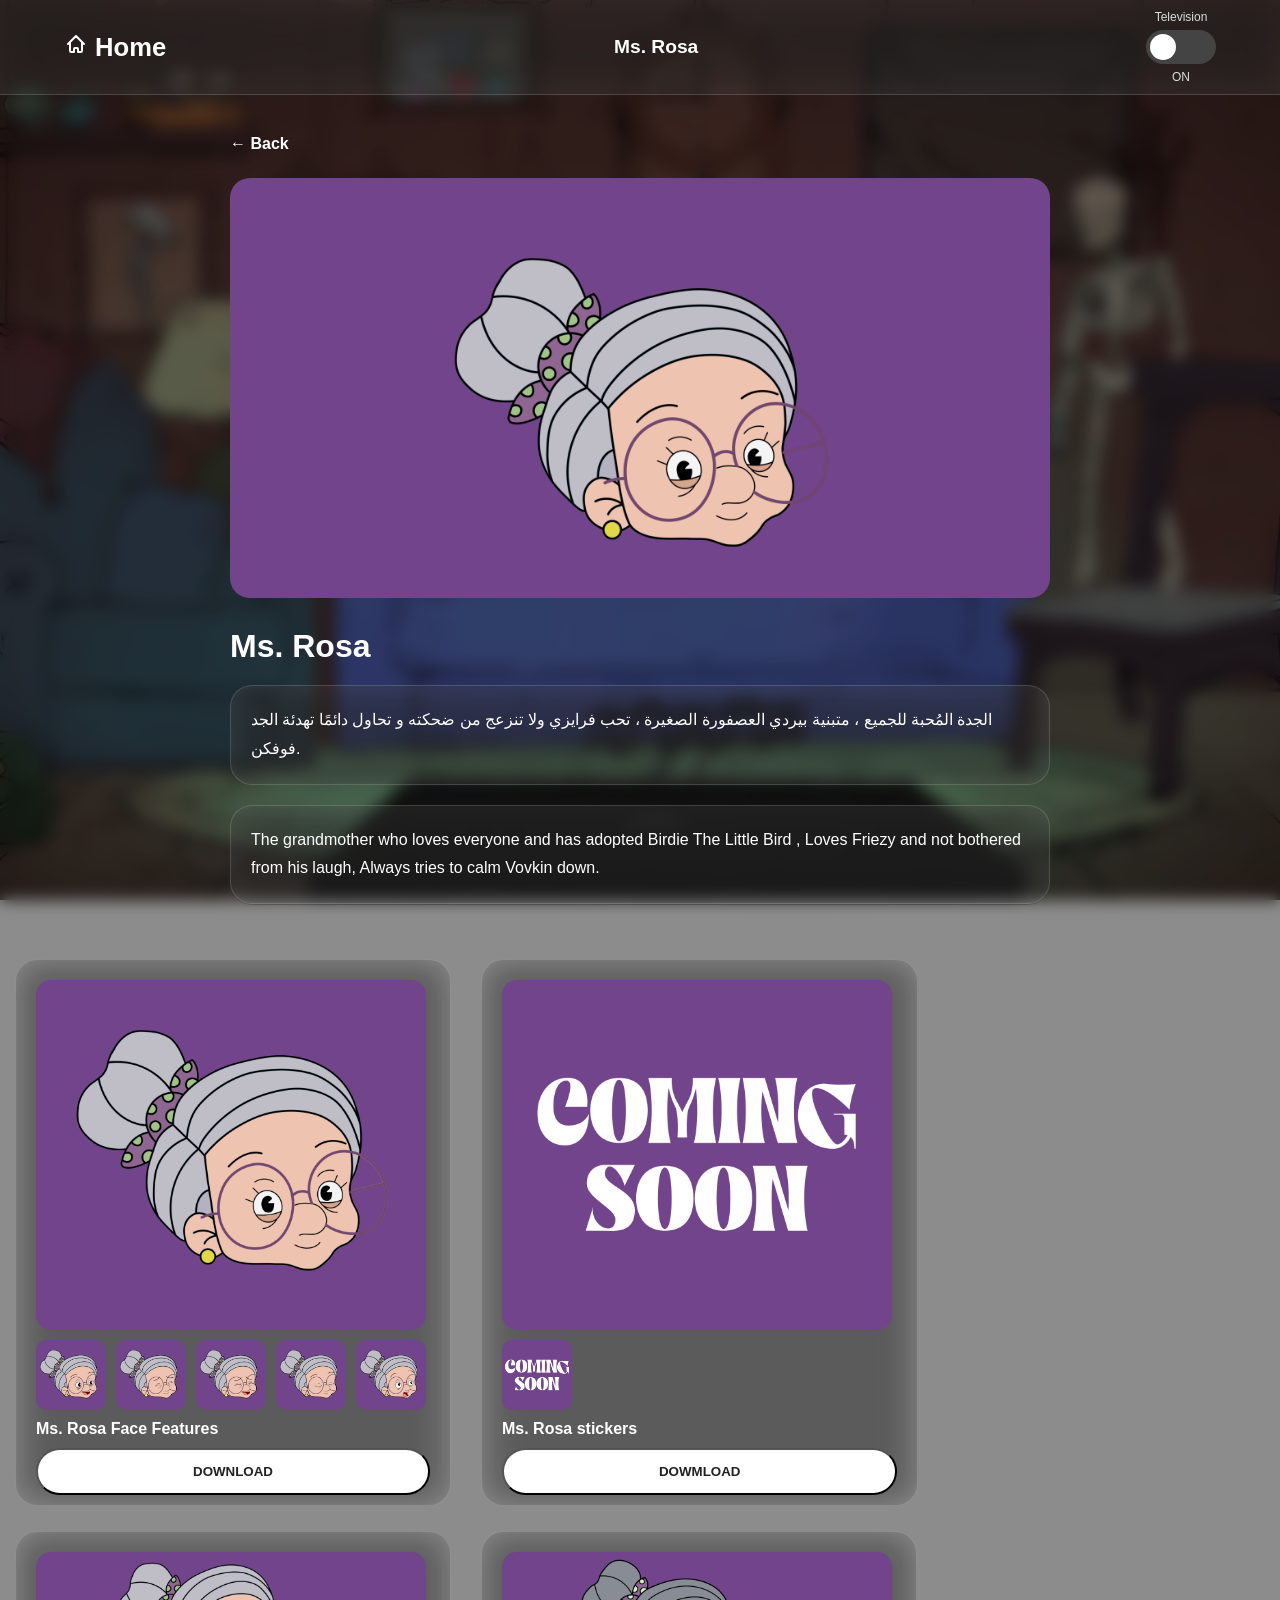
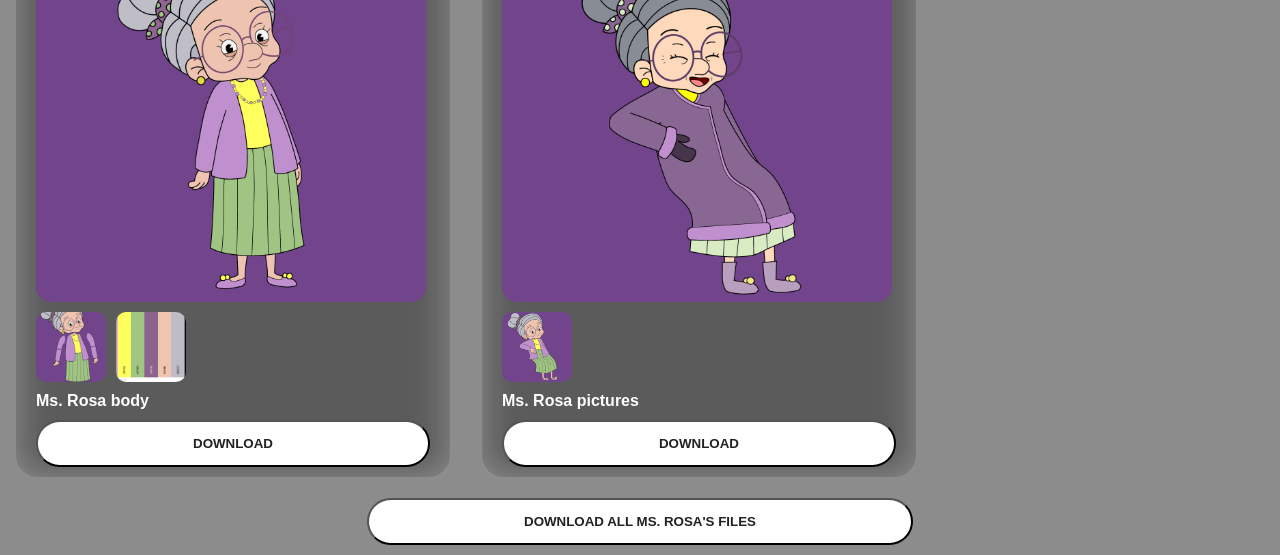
<file: characters/msrosa.html>
<!DOCTYPE html>
<html lang="en">
<head>
<meta charset="UTF-8">
<meta name="viewport" content="width=device-width, initial-scale=1.0">
<title>Ms. Rosa</title>

<link rel="stylesheet" href="../style.css">

<style>
body{
  transition: opacity 0.4s ease, filter 0.4s ease;
}
.profile{
max-width:900px;
margin:auto;
padding:40px;
}
.tv-off{
    backdrop-filter: blur(18px);
    -webkit-backdrop-filter: blur(18px);
    filter: grayscale(100%);
    transition: all 0.6s ease;
}
.tv-off p{
    color :white
}
.tv-container{
    display:flex;
    flex-direction:column;
    align-items:center;
    cursor:pointer;
    gap:6px;
}

.tv-label{
    font-size:12px;
    color:#aaa;
}

.tv-switch{
    width:80px;
    height:34px;
    background:#333;
    border-radius:50px;
    position:relative;
    transition:0.4s;
}

.tv-knob{
    width:28px;
    height:28px;
    background:white;
    border-radius:50%;
    position:absolute;
    top:3px;
    left:4px;
    transition:0.4s;
}
.tv-state{
    font-size:12px;
    color:#aaa;
}

.tv-container.active .tv-switch{
    background:#838383;
}

.tv-container.active .tv-knob{
    transform:translateX(44px);
}

.tv-container.active .tv-state{
    content:"ON";
}

.tv-container{
    display:flex;
    flex-direction:column;
    align-items:center;
    gap:6px
}

.tv-label,.tv-state{font-size:.75rem;
    color:#ddd
}

.tv-switch{
    width:70px;
    height:34px;
    border-radius:40px;
    background:#444;
    position:relative
}

.tv-knob{position:absolute;
    left:4px;
    top:4px;
    width:26px;
    height:26px;
    border-radius:50%;
    background:#fff;
    transition:.3s;
}

.tv-container.active .tv-switch{
    background:#888
}

.tv-container.active .tv-knob{
    transform:translateX(36px);
}

.character-image{
height:420px;
background:#71448b;
border-radius:20px;
margin-bottom:30px;
display:flex;
justify-content:center;
align-items:center;
}

.back{
display:inline-block;
margin-bottom:25px;
text-decoration:none;
font-weight:bold;
color:#ffffff;
}

p{
margin-top:20px;
line-height:1.8;
}

img{
  width: 100%;
  height: 100%;
  object-fit: contain;
  display: block;
  justify-content: center;
  transform: translateY(20px);
  transition: all 0.6s ease;
}
p{
padding:20px;
background:rgba(255,255,255,.08);
border:1px solid rgba(255,255,255,.15);
border-radius:22px;
backdrop-filter:blur(18px)
}

.gallery{
    margin-left: 20px;
}

.main-image img{
    width:390px;
    height:350px;
    display:flex;
    justify-content:center;
    align-items:center;
    border-radius:15px;
}

.thumbnails{
    display:flex;
    gap:10px;
    margin-top:10px;
}

.thumbnails img{
    width:70px;
    height:70px;
    object-fit:cover;
    cursor:pointer;
    border-radius:10px;
    transition:.3s;
}

.face-button{
  margin-left: 20px;
  margin-right: 20px;
  margin-top: 10px;
  margin-bottom: 10px;
  display:inline-block;
  padding:14px 155px 14px 155px;
  border-radius:999px;background:#fff;color:#222;font-weight:600;
  cursor:pointer;
  transition:all .3s
}

.all-button {
  margin: 10px auto;
  padding: 14px 155px;
  border-radius: 999px;
  background: #fff;
  color: #222;
  font-weight: 600;
  cursor: pointer;
  transition: all .3s;

  display: block;
}


.face-features {
  background:rgba(255,255,255,.08);
  border:1px solid rgba(255,255,255,.15);
  border-radius:22px;
  backdrop-filter:blur(18px);
  margin: 15px;
  margin-bottom: 10px;
  width:fit-content;
}


.darcy-stickers {
  background:rgba(255,255,255,.08);
  border:1px solid rgba(255,255,255,.15);
  border-radius:22px;
  backdrop-filter:blur(18px);
  margin: 15px;
  margin-bottom: 10px;
  width:fit-content;
}

.darcy-body {
  background:rgba(255,255,255,.08);
  border:1px solid rgba(255,255,255,.15);
  border-radius:22px;
  backdrop-filter:blur(18px);
  margin: 15px;
  margin-bottom: 10px;
  width:fit-content;
}

.darcy-pics {
  background:rgba(255,255,255,.08);
  border:1px solid rgba(255,255,255,.15);
  border-radius:22px;
  backdrop-filter:blur(18px);
  margin: 15px;
  margin-bottom: 10px;
  width:fit-content;
}

.face-features h4{
    margin-left: 20px;
    margin-top: 30px;
    color: #fff;
    }

.darcy-stickers h4{
    margin-left: 20px;
    margin-top: 30px;
    color: #fff;
    }

.darcy-body h4{
    margin-left: 20px;
    margin-top: 30px;
    color: #fff;
    }

.darcy-pics h4{
    margin-left: 20px;
    margin-top: 30px;
    color: #fff;
    }

.charcter-files{
    display:flex;
    flex-wrap:wrap;
}

.charcter-files img{
    background:#71448b;
}

#comingSoonMessage{
    position: fixed;
    bottom: 30px;
    left: 50%;
    transform: translate(-50%, -10px);
    background: rgba(30,30,30,.9);
    color: white;
    padding: 12px 22px;
    border-radius: 12px;
    font-size: 15px;
    opacity: 0;
    pointer-events: none;
    transition: opacity .4s ease, transform .4s ease;
    z-index: 9999;
}

#comingSoonMessage.show{
    opacity: 1;
    transform: translate(-50%, 0);
}

</style>

</head>

<body>

<header>

<div class="logo">

    <a href="../index.html"><svg class="w-6 h-6 text-gray-800 dark:text-white" aria-hidden="true" xmlns="http://www.w3.org/2000/svg" width="24" height="24" fill="none" viewBox="0 0 24 24">
  <path stroke="currentColor" stroke-linecap="round" stroke-linejoin="round" stroke-width="2" d="m4 12 8-8 8 8M6 10.5V19a1 1 0 0 0 1 1h3v-3a1 1 0 0 1 1-1h2a1 1 0 0 1 1 1v3h3a1 1 0 0 0 1-1v-8.5"/>
</svg>
Home</a>
</div>

<h1>Ms. Rosa</h1>

    <div class="tv-container" id="tvButton">

        <span class="tv-label">Television</span>

        <div class="tv-switch">
            <div class="tv-knob"></div>
        </div>

        <span class="tv-state">ON</span>

    </div>

</header>

<div class="profile">

<a class="back" href="../index.html">← Back</a>

<div class="character-image">
  <img src="../images/ms rosa.PNG" id="msrosainfo">
</div>

<h1>Ms. Rosa</h1>

<p>
الجدة المُحبة للجميع ، متبنية بيردي العصفورة الصغيرة ، تحب فرايزي ولا تنزعج من ضحكته و تحاول دائمًا تهدئة الجد فوفكن.</p>

<p>
The grandmother who loves everyone and has adopted Birdie The Little Bird , Loves Friezy and not bothered from his laugh, Always tries to calm Vovkin down.
</p>
</div>

<div class="charcter-files">
  <div class="face-features">
    <div class="gallery">

     <div class="main-image">
        <img id="mainImg" src="../ms rosa face/msrosa1.png">
     </div>

     <div class="thumbnails">
        <img src="../ms rosa face/msrosa2.png" onclick="changeImage(this)">
        <img src="../ms rosa face/msrosa3.png" onclick="changeImage(this)">
        <img src="../ms rosa face/msrosa4.png" onclick="changeImage(this)">
        <img src="../ms rosa face/msrosa5.png" onclick="changeImage(this)">
        <img src="../ms rosa face/msrosa6.png" onclick="changeImage(this)">
     </div>

    </div>
    <h4>Ms. Rosa Face Features</h4>
   <button class="face-button" onclick="downloadFile('../files/ملامح وجه مس روزا.zip')">DOWNLOAD</button>
   </div>
   <div class="darcy-stickers">
    <div class="gallery">

     <div class="main-image">
        <img id="mainImg" src="../images/coming soon.png">
     </div>

     <div class="thumbnails">
        <img src="../images/coming soon.png" onclick="changeImage(this)">
     </div>

    </div>
    <h4>Ms. Rosa stickers</h4>
   <button class="face-button" onclick="comingSoon()">DOWMLOAD</button>

   <div id="comingSoonMessage">قلنا لك قريبًا ليه الإستعجال ؟</div>
   </div>

      <div class="darcy-body">
    <div class="gallery">

     <div class="main-image">
        <img id="mainImg" src="../images/مس روزا واقفة.png">
     </div>

     <div class="thumbnails">
        <img src="../images/قطع مس روزا.png" onclick="changeImage(this)">
        <img src="../images/MS ROSA COLORS PALETTE.png" onclick="changeImage(this)">
     </div>

    </div>
    <h4>Ms. Rosa body</h4>
   <button class="face-button" onclick="downloadFile('../files/جسم مس روزا.zip')">DOWNLOAD</button>
   </div>

         <div class="darcy-pics">
    <div class="gallery">

     <div class="main-image">
        <img id="mainImg" src="../images/مس روزا الشتاء.png">
     </div>

     <div class="thumbnails">
        <img src="../images/مس روزا جالسة.png" onclick="changeImage(this)">
     </div>

    </div>
    <h4>Ms. Rosa pictures</h4>
   <button class="face-button" onclick="downloadFile('../files/صور مس روزا.zip')">DOWNLOAD</button>
   </div>
   
   <button class="all-button" onclick="downloadFile('../files/ملفات مس روزا.zip')">DOWNLOAD ALL MS. ROSA'S FILES</button>
</div>

<script src="../script.js"></script>

</body>
</html>
</file>
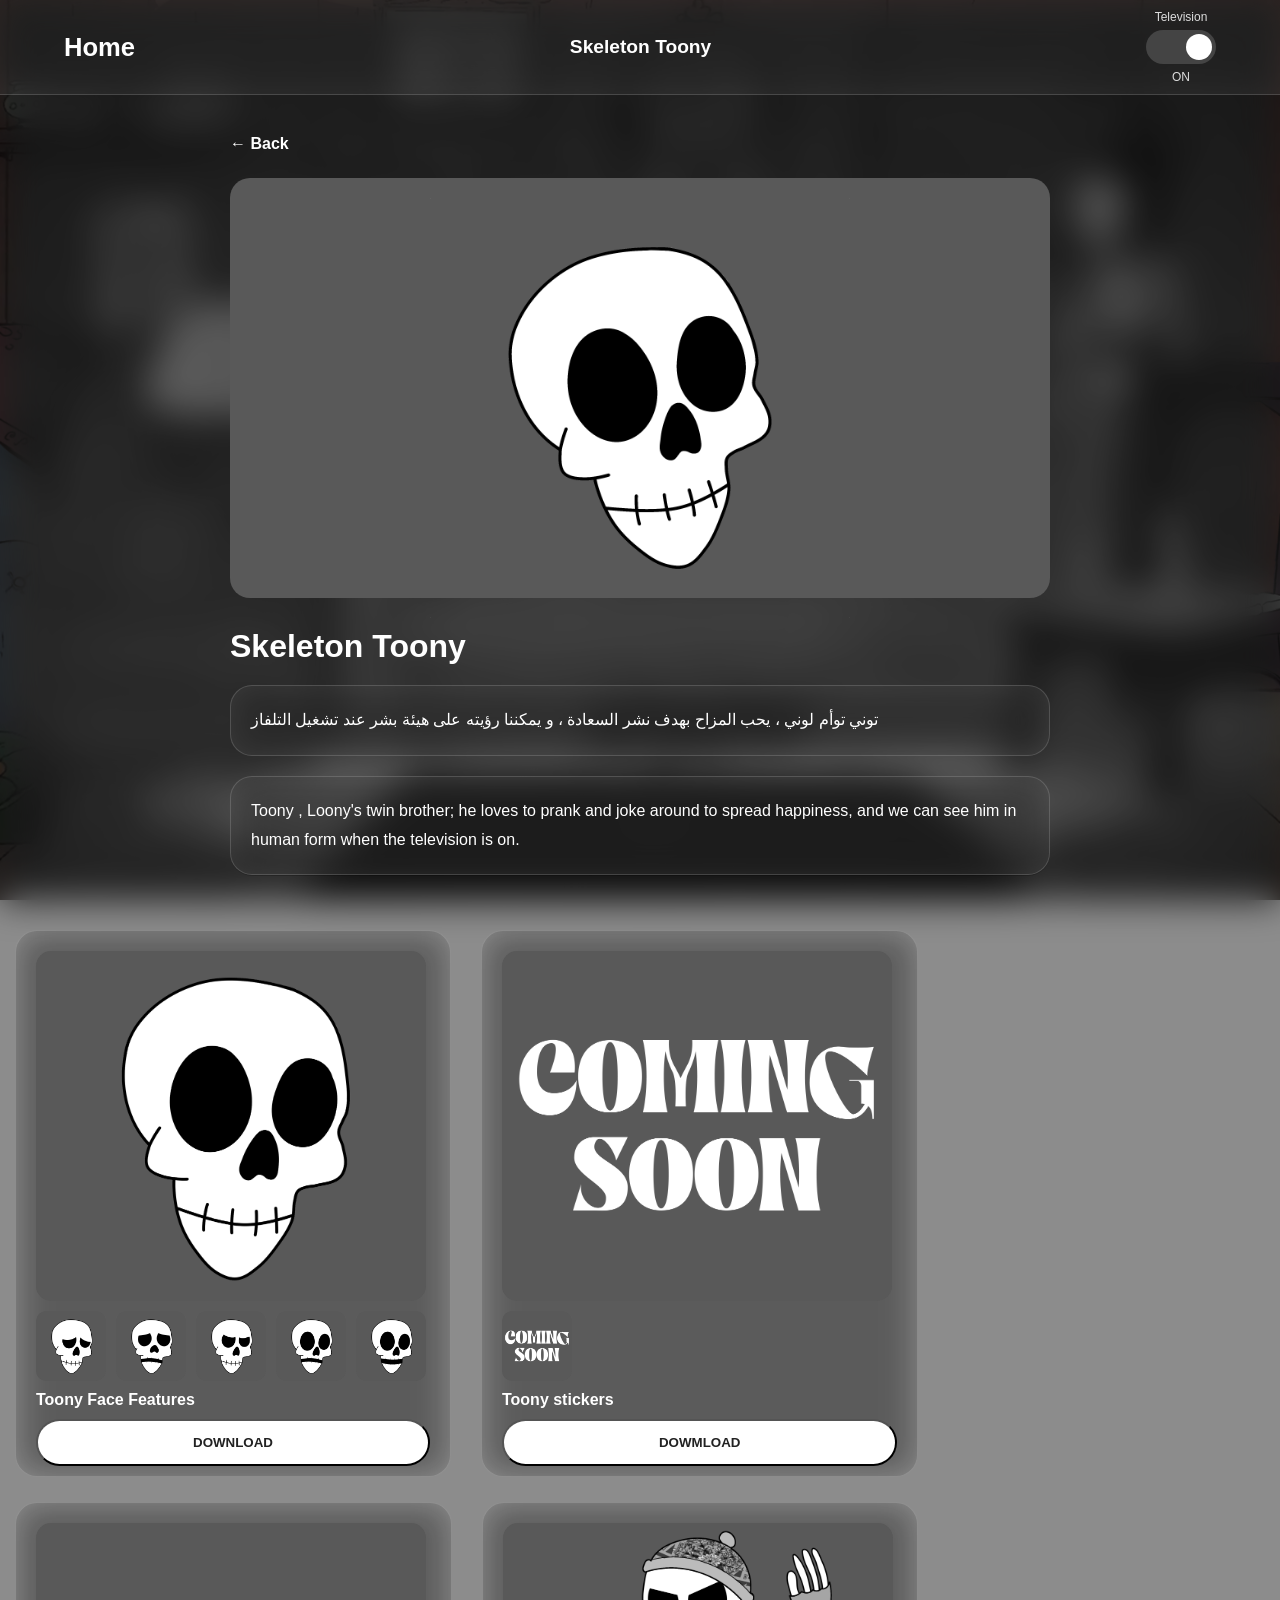
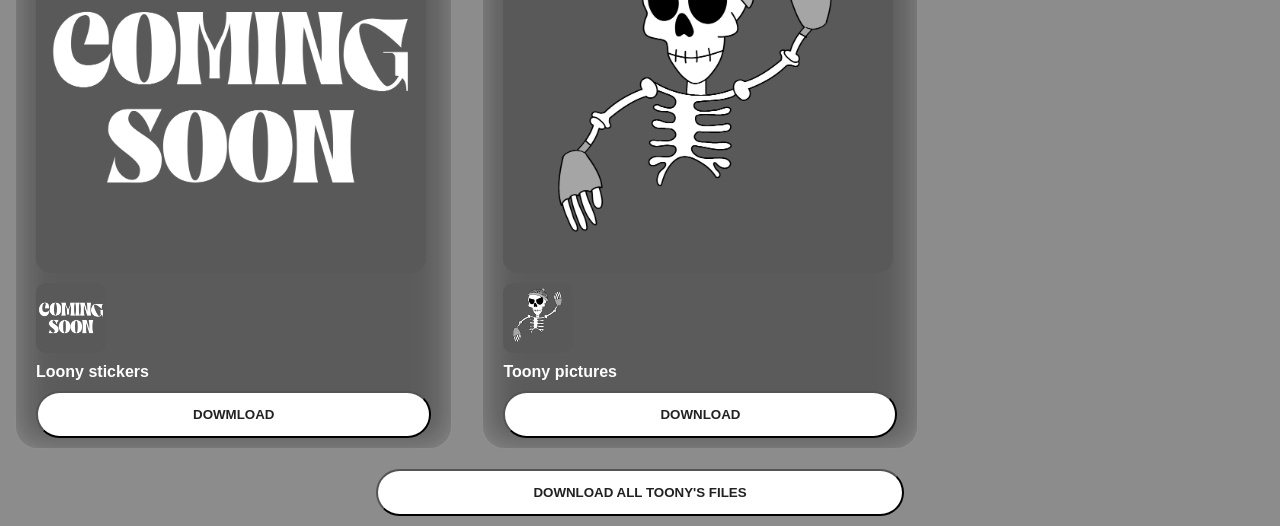
<file: characters/toony-off.html>
<!DOCTYPE html>
<html lang="en">
<head>
<meta charset="UTF-8">
<meta name="viewport" content="width=device-width, initial-scale=1.0">
<title>Skeleton Toony</title>

<link rel="stylesheet" href="../style.css">

<style>
body{
  transition: opacity 0.4s ease, filter 0.4s ease;
}
.profile{
max-width:900px;
margin:auto;
padding:40px;
}
.tv-off{
    backdrop-filter: blur(18px);
    -webkit-backdrop-filter: blur(18px);
    filter: grayscale(100%);
    transition: all 0.6s ease;
}
.tv-off p{
    color :white
}
.tv-container{
    display:flex;
    flex-direction:column;
    align-items:center;
    cursor:pointer;
    gap:6px;
}

.tv-label{
    font-size:12px;
    color:#aaa;
}

.tv-switch{
    width:80px;
    height:34px;
    background:#333;
    border-radius:50px;
    position:relative;
    transition:0.4s;
}

.tv-knob{
    width:28px;
    height:28px;
    background:white;
    border-radius:50%;
    position:absolute;
    top:3px;
    left:4px;
    transition:0.4s;
    transform: translateX(36px);
}
.tv-state{
    font-size:12px;
    color:#aaa;
}

/* ON STATE */
.tv-container.active .tv-switch{
    background:#838383;
}

.tv-container.active .tv-knob{
    transform:translateX(44px);
}

.tv-container.active .tv-state{
    content:"ON";
}

.tv-container{
    display:flex;
    flex-direction:column;
    align-items:center;
    gap:6px
}

.tv-label,.tv-state{font-size:.75rem;
    color:#ddd
}

.tv-switch{
    width:70px;
    height:34px;
    border-radius:40px;
    background:#444;
    position:relative
}

.tv-knob{position:absolute;
    left:4px;
    top:4px;
    width:26px;
    height:26px;
    border-radius:50%;
    background:#fff;
    transition:.3s;
}

.tv-container.active .tv-switch{
    background:#888
}

.tv-container.active .tv-knob{
    transform:translateX(36px);
}

.character-image{
height:420px;
background:#445a8b;
border-radius:20px;
margin-bottom:30px;
display:flex;
justify-content:center;
align-items:center;
}

.back{
display:inline-block;
margin-bottom:25px;
text-decoration:none;
font-weight:bold;
color:#ffffff;
}

p{
margin-top:20px;
line-height:1.8;
}

img{
  width: 100%;
  height: 100%;
  object-fit: contain;
  display: block;
  justify-content: center;
  transform: translateY(20px);
  transition: all 0.6s ease;
}
p{
padding:20px;
background:rgba(255,255,255,.08);
border:1px solid rgba(255,255,255,.15);
border-radius:22px;
backdrop-filter:blur(18px)
}

.gallery{
    margin-left: 20px;
}

.main-image img{
    width:390px;
    height:350px;
    object-fit:cover;
    border-radius:15px;
}

.thumbnails{
    display:flex;
    gap:10px;
    margin-top:10px;
}

.thumbnails img{
    width:70px;
    height:70px;
    object-fit:cover;
    cursor:pointer;
    border-radius:10px;
    transition:.3s;
}

.face-button{
  margin-left: 20px;
  margin-right: 20px;
  margin-top: 10px;
  margin-bottom: 10px;
  display:inline-block;
  padding:14px 155px 14px 155px;
  border-radius:999px;background:#fff;color:#222;font-weight:600;
  cursor:pointer;
  transition:all .3s
}

.all-button {
  margin: 10px auto;
  padding: 14px 155px;
  border-radius: 999px;
  background: #fff;
  color: #222;
  font-weight: 600;
  cursor: pointer;
  transition: all .3s;

  display: block;
}


.face-features {
  background:rgba(255,255,255,.08);
  border:1px solid rgba(255,255,255,.15);
  border-radius:22px;
  backdrop-filter:blur(18px);
  margin: 15px;
  margin-bottom: 10px;
  width:fit-content;
}


.birdie-stickers {
  background:rgba(255,255,255,.08);
  border:1px solid rgba(255,255,255,.15);
  border-radius:22px;
  backdrop-filter:blur(18px);
  margin: 15px;
  margin-bottom: 10px;
  width:fit-content;
}

.birdie-body {
  background:rgba(255,255,255,.08);
  border:1px solid rgba(255,255,255,.15);
  border-radius:22px;
  backdrop-filter:blur(18px);
  margin: 15px;
  margin-bottom: 10px;
  width:fit-content;
}

.birdie-pics {
  background:rgba(255,255,255,.08);
  border:1px solid rgba(255,255,255,.15);
  border-radius:22px;
  backdrop-filter:blur(18px);
  margin: 15px;
  margin-bottom: 10px;
  width:fit-content;
}

.face-features h4{
    margin-left: 20px;
    margin-top: 30px;
    color: #fff;
    }

.birdie-stickers h4{
    margin-left: 20px;
    margin-top: 30px;
    color: #fff;
    }

.birdie-body h4{
    margin-left: 20px;
    margin-top: 30px;
    color: #fff;
    }

.birdie-pics h4{
    margin-left: 20px;
    margin-top: 30px;
    color: #fff;
    }

.charcter-files{
    display:flex;
    flex-wrap:wrap;
}

.charcter-files img{
    background:#445a8b;
}

#mainImgB img{
    width:390px;
    height:350px;
    object-fit: contain;
    border-radius:15px;
}

#comingSoonMessage{
    position: fixed;
    bottom: 30px;
    left: 50%;
    transform: translate(-50%, -10px);
    background: rgba(30,30,30,.9);
    color: white;
    padding: 12px 22px;
    border-radius: 12px;
    font-size: 15px;
    opacity: 0;
    pointer-events: none;
    transition: opacity .4s ease, transform .4s ease;
    z-index: 9999;
}

#comingSoonMessage.show{
    opacity: 1;
    transform: translate(-50%, 0);
}

</style>

</head>

<body data-page="toony-off" class="tv-off">

<header>

<a class="logo" href="../index.html">Home</a>

<h1>Skeleton Toony</h1>

    <div class="tv-container" id="tvButton">

        <span class="tv-label">Television</span>

        <div class="tv-switch">
            <div class="tv-knob"></div>
        </div>

        <span class="tv-state">ON</span>

    </div>

</header>

<div class="profile">

<a class="back" href="../index.html">← Back</a>

<div class="character-image">
  <img src="../images/skeleton toony.PNG" id="loonyinfo">
</div>

<h1>Skeleton Toony</h1>

<p>
    
توني توأم لوني ، يحب المزاح بهدف نشر السعادة ، و يمكننا رؤيته على هيئة بشر عند تشغيل التلفاز


</p>

<p>
Toony , Loony's twin brother; he loves to prank and joke around to spread happiness, and we can see him in human form when the television is on.
</p>

</div>

<div class="charcter-files">
  <div class="face-features">
    <div class="gallery">

     <div class="main-image">
        <img id="mainImg" src="../skeleton toony face/stoony1.png">
     </div>

     <div class="thumbnails">
        <img src="../skeleton toony face/stoony2.png" onclick="changeImage(this)">
        <img src="../skeleton toony face/stoony3.png" onclick="changeImage(this)">
        <img src="../skeleton toony face/stoony4.png" onclick="changeImage(this)">
        <img src="../skeleton toony face/stoony5.png" onclick="changeImage(this)">
        <img src="../skeleton toony face/stoony6.png" onclick="changeImage(this)">
     </div>

    </div>
    <h4>Toony Face Features</h4>
   <button class="face-button" onclick="downloadFile('../files/ملامح وجه توني العظمي.zip')">DOWNLOAD</button>
   </div>
   <div class="birdie-stickers">
    <div class="gallery">

     <div class="main-image">
        <img id="mainImg" src="../images/coming soon.png">
     </div>

     <div class="thumbnails">
        <img src="../images/coming soon.png" onclick="changeImage(this)">
     </div>

    </div>
    <h4>Toony stickers</h4>
   <button class="face-button" onclick="comingSoon()">DOWMLOAD</button>

   <div id="comingSoonMessage">قلنا لك قريبًا ليه الإستعجال ؟</div>
   </div>

      <div class="birdie-body">
    <div class="gallery">

     <div class="main-image">
        <img id="mainImg" src="../images/coming soon.png">
     </div>

     <div class="thumbnails">
        <img src="../images/coming soon.png" onclick="changeImage(this)">
     </div>

    </div>
    <h4>Loony stickers</h4>
   <button class="face-button" onclick="comingSoon()">DOWMLOAD</button>

   <div id="comingSoonMessage">قلنا لك قريبًا ليه الإستعجال ؟</div>
   </div>

         <div class="birdie-pics">
    <div class="gallery">

     <div class="main-image">
        <img id="mainImg" src="../images/توني الشتاء.png">
     </div>

     <div class="thumbnails">
        <img src="../images/توني الشتاء.png" onclick="changeImage(this)">
     </div>

    </div>
    <h4>Toony pictures</h4>
   <button class="face-button" onclick="downloadFile('../files/صور توني العظمي.zip')">DOWNLOAD</button>
   </div>
   
   <button class="all-button" onclick="downloadFile('../files/ملفات توني العظمي.zip')">DOWNLOAD ALL TOONY'S FILES</button>
</div>

<script src="../script.js"></script>

</body>
</html>
</file>
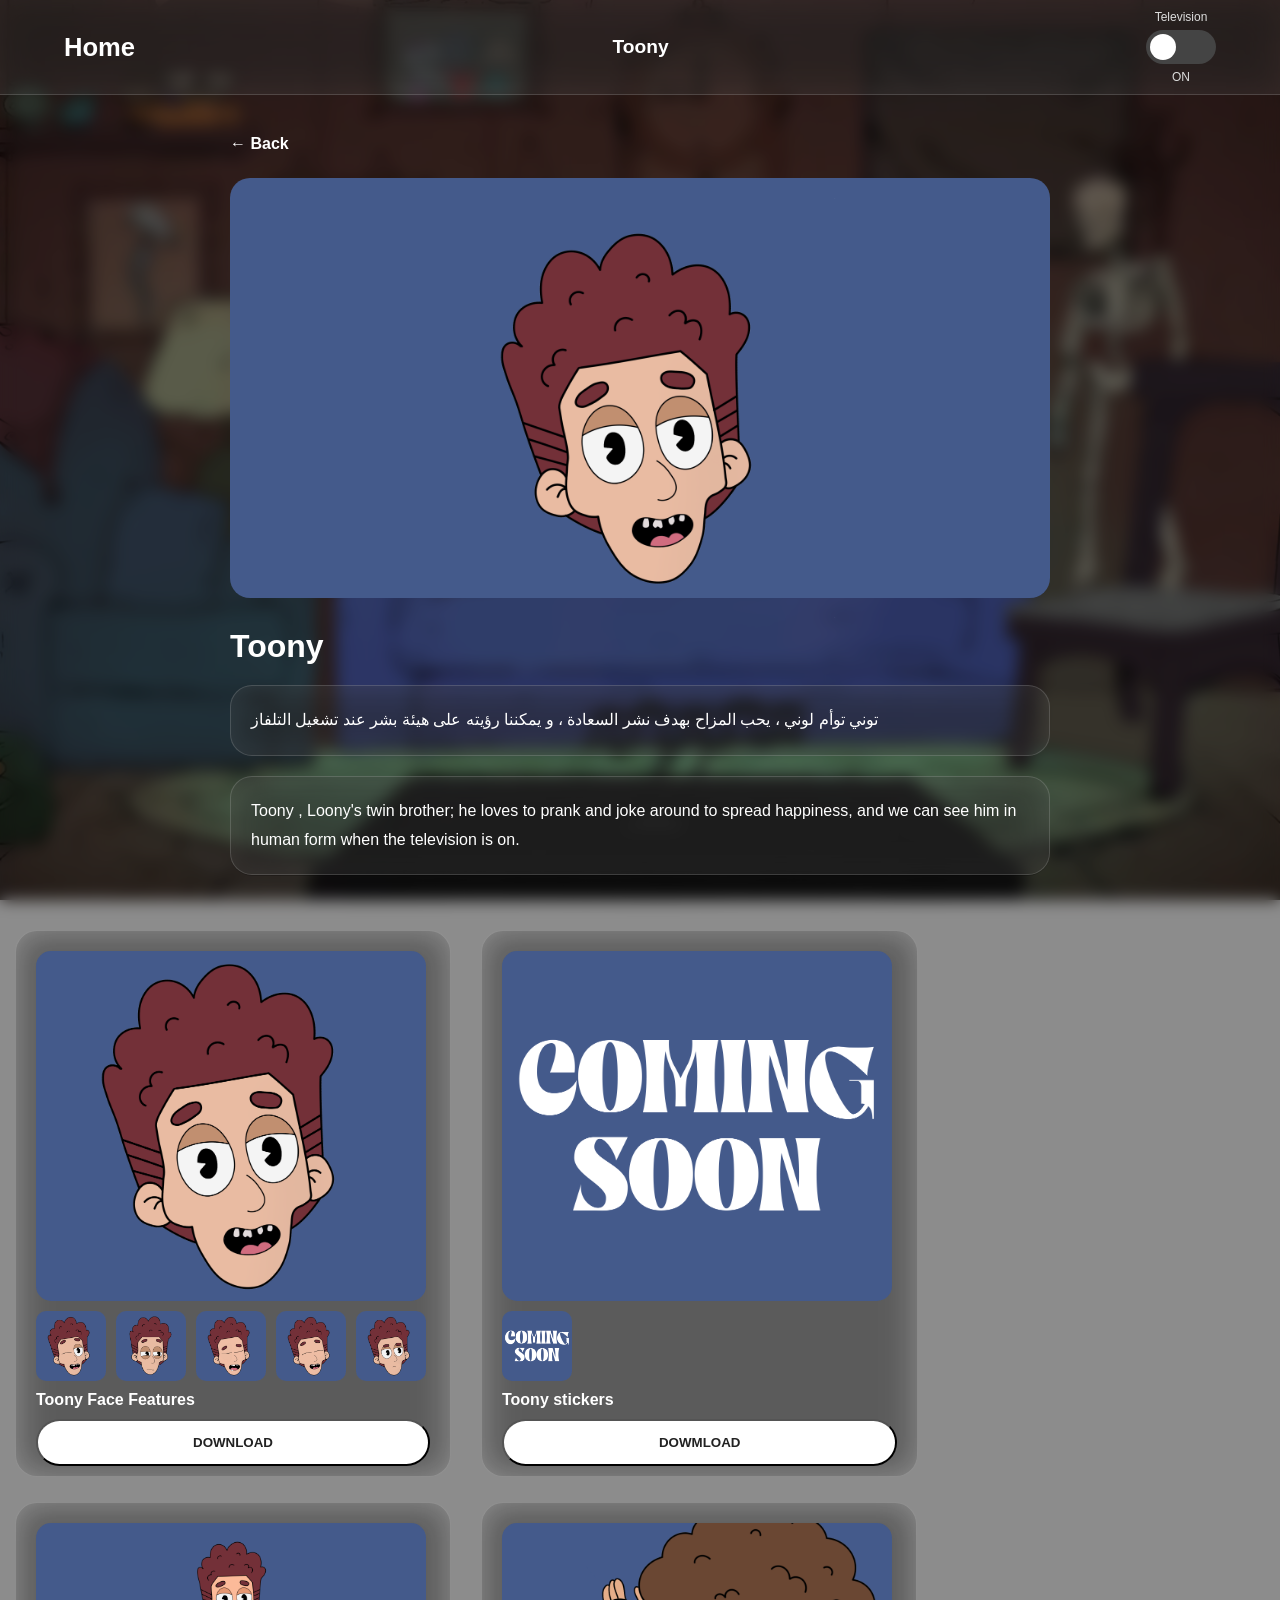
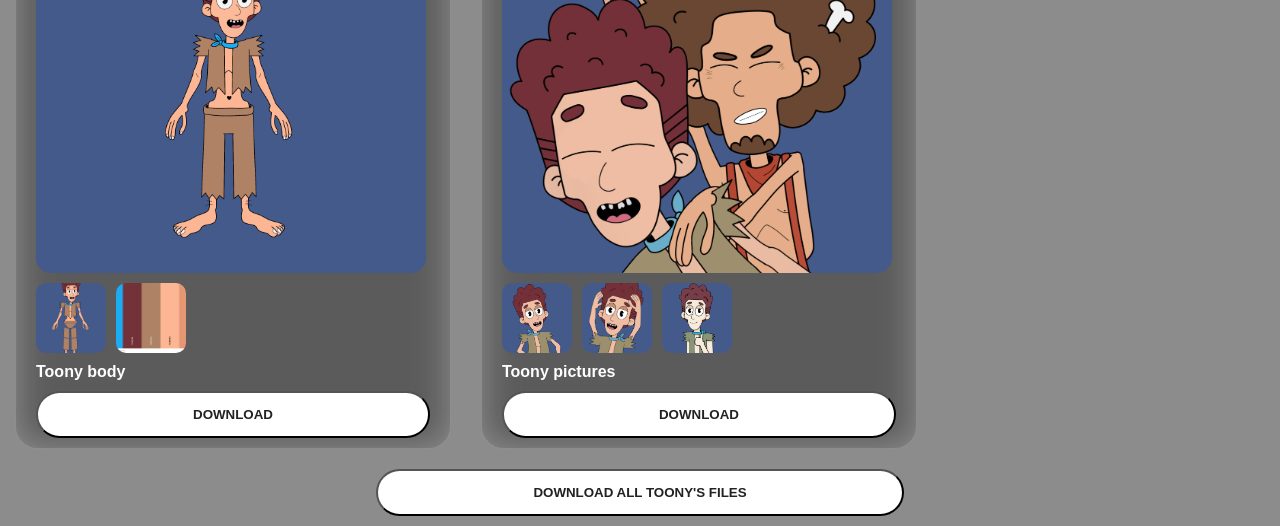
<file: characters/toony.html>
<!DOCTYPE html>
<html lang="en">
<head>
<meta charset="UTF-8">
<meta name="viewport" content="width=device-width, initial-scale=1.0">
<title>Toony</title>

<link rel="stylesheet" href="../style.css">

<style>
body{
  transition: opacity 0.4s ease, filter 0.4s ease;
}
.profile{
max-width:900px;
margin:auto;
padding:40px;
}
.tv-off{
    backdrop-filter: blur(18px);
    -webkit-backdrop-filter: blur(18px);
    filter: grayscale(100%);
    transition: all 0.6s ease;
}
.tv-off p{
    color :white
}
.tv-container{
    display:flex;
    flex-direction:column;
    align-items:center;
    cursor:pointer;
    gap:6px;
}

.tv-label{
    font-size:12px;
    color:#aaa;
}

.tv-switch{
    width:80px;
    height:34px;
    background:#333;
    border-radius:50px;
    position:relative;
    transition:0.4s;
}

.tv-knob{
    width:28px;
    height:28px;
    background:white;
    border-radius:50%;
    position:absolute;
    top:3px;
    left:4px;
    transition:0.4s;
}
.tv-state{
    font-size:12px;
    color:#aaa;
}

/* ON STATE */
.tv-container.active .tv-switch{
    background:#838383;
}

.tv-container.active .tv-knob{
    transform:translateX(44px);
}

.tv-container.active .tv-state{
    content:"ON";
}

.tv-container{
    display:flex;
    flex-direction:column;
    align-items:center;
    gap:6px
}

.tv-label,.tv-state{font-size:.75rem;
    color:#ddd
}

.tv-switch{
    width:70px;
    height:34px;
    border-radius:40px;
    background:#444;
    position:relative
}

.tv-knob{position:absolute;
    left:4px;
    top:4px;
    width:26px;
    height:26px;
    border-radius:50%;
    background:#fff;
    transition:.3s;
}

.tv-container.active .tv-switch{
    background:#888
}

.tv-container.active .tv-knob{
    transform:translateX(36px);
}

.character-image{
height:420px;
background:#445a8b;
border-radius:20px;
margin-bottom:30px;
display:flex;
justify-content:center;
align-items:center;
}

.back{
display:inline-block;
margin-bottom:25px;
text-decoration:none;
font-weight:bold;
color:#ffffff;
}

p{
margin-top:20px;
line-height:1.8;
}

img{
  width: 100%;
  height: 100%;
  object-fit: contain;
  display: block;
  justify-content: center;
  transform: translateY(20px);
  transition: all 0.6s ease;
}
p{
padding:20px;
background:rgba(255,255,255,.08);
border:1px solid rgba(255,255,255,.15);
border-radius:22px;
backdrop-filter:blur(18px)
}

.gallery{
    margin-left: 20px;
}

.main-image img{
    width:390px;
    height:350px;
    object-fit:cover;
    border-radius:15px;
}

.thumbnails{
    display:flex;
    gap:10px;
    margin-top:10px;
}

.thumbnails img{
    width:70px;
    height:70px;
    object-fit:cover;
    cursor:pointer;
    border-radius:10px;
    transition:.3s;
}

.face-button{
  margin-left: 20px;
  margin-right: 20px;
  margin-top: 10px;
  margin-bottom: 10px;
  display:inline-block;
  padding:14px 155px 14px 155px;
  border-radius:999px;background:#fff;color:#222;font-weight:600;
  cursor:pointer;
  transition:all .3s
}

.all-button {
  margin: 10px auto;
  padding: 14px 155px;
  border-radius: 999px;
  background: #fff;
  color: #222;
  font-weight: 600;
  cursor: pointer;
  transition: all .3s;

  display: block;
}


.face-features {
  background:rgba(255,255,255,.08);
  border:1px solid rgba(255,255,255,.15);
  border-radius:22px;
  backdrop-filter:blur(18px);
  margin: 15px;
  margin-bottom: 10px;
  width:fit-content;
}


.birdie-stickers {
  background:rgba(255,255,255,.08);
  border:1px solid rgba(255,255,255,.15);
  border-radius:22px;
  backdrop-filter:blur(18px);
  margin: 15px;
  margin-bottom: 10px;
  width:fit-content;
}

.birdie-body {
  background:rgba(255,255,255,.08);
  border:1px solid rgba(255,255,255,.15);
  border-radius:22px;
  backdrop-filter:blur(18px);
  margin: 15px;
  margin-bottom: 10px;
  width:fit-content;
}

.birdie-pics {
  background:rgba(255,255,255,.08);
  border:1px solid rgba(255,255,255,.15);
  border-radius:22px;
  backdrop-filter:blur(18px);
  margin: 15px;
  margin-bottom: 10px;
  width:fit-content;
}

.face-features h4{
    margin-left: 20px;
    margin-top: 30px;
    color: #fff;
    }

.birdie-stickers h4{
    margin-left: 20px;
    margin-top: 30px;
    color: #fff;
    }

.birdie-body h4{
    margin-left: 20px;
    margin-top: 30px;
    color: #fff;
    }

.birdie-pics h4{
    margin-left: 20px;
    margin-top: 30px;
    color: #fff;
    }

.charcter-files{
    display:flex;
    flex-wrap:wrap;
}

.charcter-files img{
    background:#445a8b;
}

#mainImgB img{
    width:390px;
    height:350px;
    object-fit: contain;
    border-radius:15px;
}

#comingSoonMessage{
    position: fixed;
    bottom: 30px;
    left: 50%;
    transform: translate(-50%, -10px);
    background: rgba(30,30,30,.9);
    color: white;
    padding: 12px 22px;
    border-radius: 12px;
    font-size: 15px;
    opacity: 0;
    pointer-events: none;
    transition: opacity .4s ease, transform .4s ease;
    z-index: 9999;
}

#comingSoonMessage.show{
    opacity: 1;
    transform: translate(-50%, 0);
}

</style>

</head>

<body data-page="toony" class="tv-on">

<header>

<a class="logo" href="../index.html">Home</a>

<h1>Toony</h1>

    <div class="tv-container" id="tvButton">

        <span class="tv-label">Television</span>

        <div class="tv-switch">
            <div class="tv-knob"></div>
        </div>

        <span class="tv-state">ON</span>

    </div>

</header>

<div class="profile">

<a class="back" href="../index.html">← Back</a>

<div class="character-image">
  <img src="../images/toony-face.png" id="loonyinfo">
</div>

<h1>Toony</h1>

<p>
    
توني توأم لوني ، يحب المزاح بهدف نشر السعادة ، و يمكننا رؤيته على هيئة بشر عند تشغيل التلفاز


</p>

<p>
Toony , Loony's twin brother; he loves to prank and joke around to spread happiness, and we can see him in human form when the television is on.
</p>

</div>

<div class="charcter-files">
  <div class="face-features">
    <div class="gallery">

     <div class="main-image">
        <img id="mainImg" src="../Toony face/toony1.png">
     </div>

     <div class="thumbnails">
        <img src="../Toony face/toony2.png" onclick="changeImage(this)">
        <img src="../Toony face/toony3.png" onclick="changeImage(this)">
        <img src="../Toony face/toony4.png" onclick="changeImage(this)">
        <img src="../Toony face/toony5.png" onclick="changeImage(this)">
        <img src="../Toony face/toony6.png" onclick="changeImage(this)">
     </div>

    </div>
    <h4>Toony Face Features</h4>
   <button class="face-button" onclick="downloadFile('../files/ملامح وجه توني.zip')">DOWNLOAD</button>
   </div>
   <div class="birdie-stickers">
    <div class="gallery">

     <div class="main-image">
        <img id="mainImg" src="../images/coming soon.png">
     </div>

     <div class="thumbnails">
        <img src="../images/coming soon.png" onclick="changeImage(this)">
     </div>

    </div>
    <h4>Toony stickers</h4>
   <button class="face-button" onclick="comingSoon()">DOWMLOAD</button>

   <div id="comingSoonMessage">قلنا لك قريبًا ليه الإستعجال ؟</div>
   </div>

      <div class="birdie-body">
    <div class="gallery">

     <div id="mainImgB">
        <img id="mainImg" src="../images/توني واقف.png">
     </div>

     <div class="thumbnails">
        <img src="../images/قطع توني.png" onclick="changeImage(this)">
        <img src="../images/TOONY COLORS PALETTE.png" onclick="changeImage(this)">
     </div>

    </div>
    <h4>Toony body</h4>
   <button class="face-button" onclick="downloadFile('../files/جسم توني.zip')">DOWNLOAD</button>
   </div>

         <div class="birdie-pics">
    <div class="gallery">

     <div class="main-image">
        <img id="mainImg" src="../images/بادج لوني.png">
     </div>

     <div class="thumbnails">
        <img src="../images/toony half body.png" onclick="changeImage(this)">
        <img src="../images/توني رافع يده.png" onclick="changeImage(this)">
        <img src="../images/toony thumbs up.png" onclick="changeImage(this)">
     </div>

    </div>
    <h4>Toony pictures</h4>
   <button class="face-button" onclick="downloadFile('../files/صور توني.zip')">DOWNLOAD</button>
   </div>
   
   <button class="all-button" onclick="downloadFile('../files/ملفات توني.zip')">DOWNLOAD ALL TOONY'S FILES</button>
</div>

<script src="../script.js"></script>

</body>
</html>
</file>
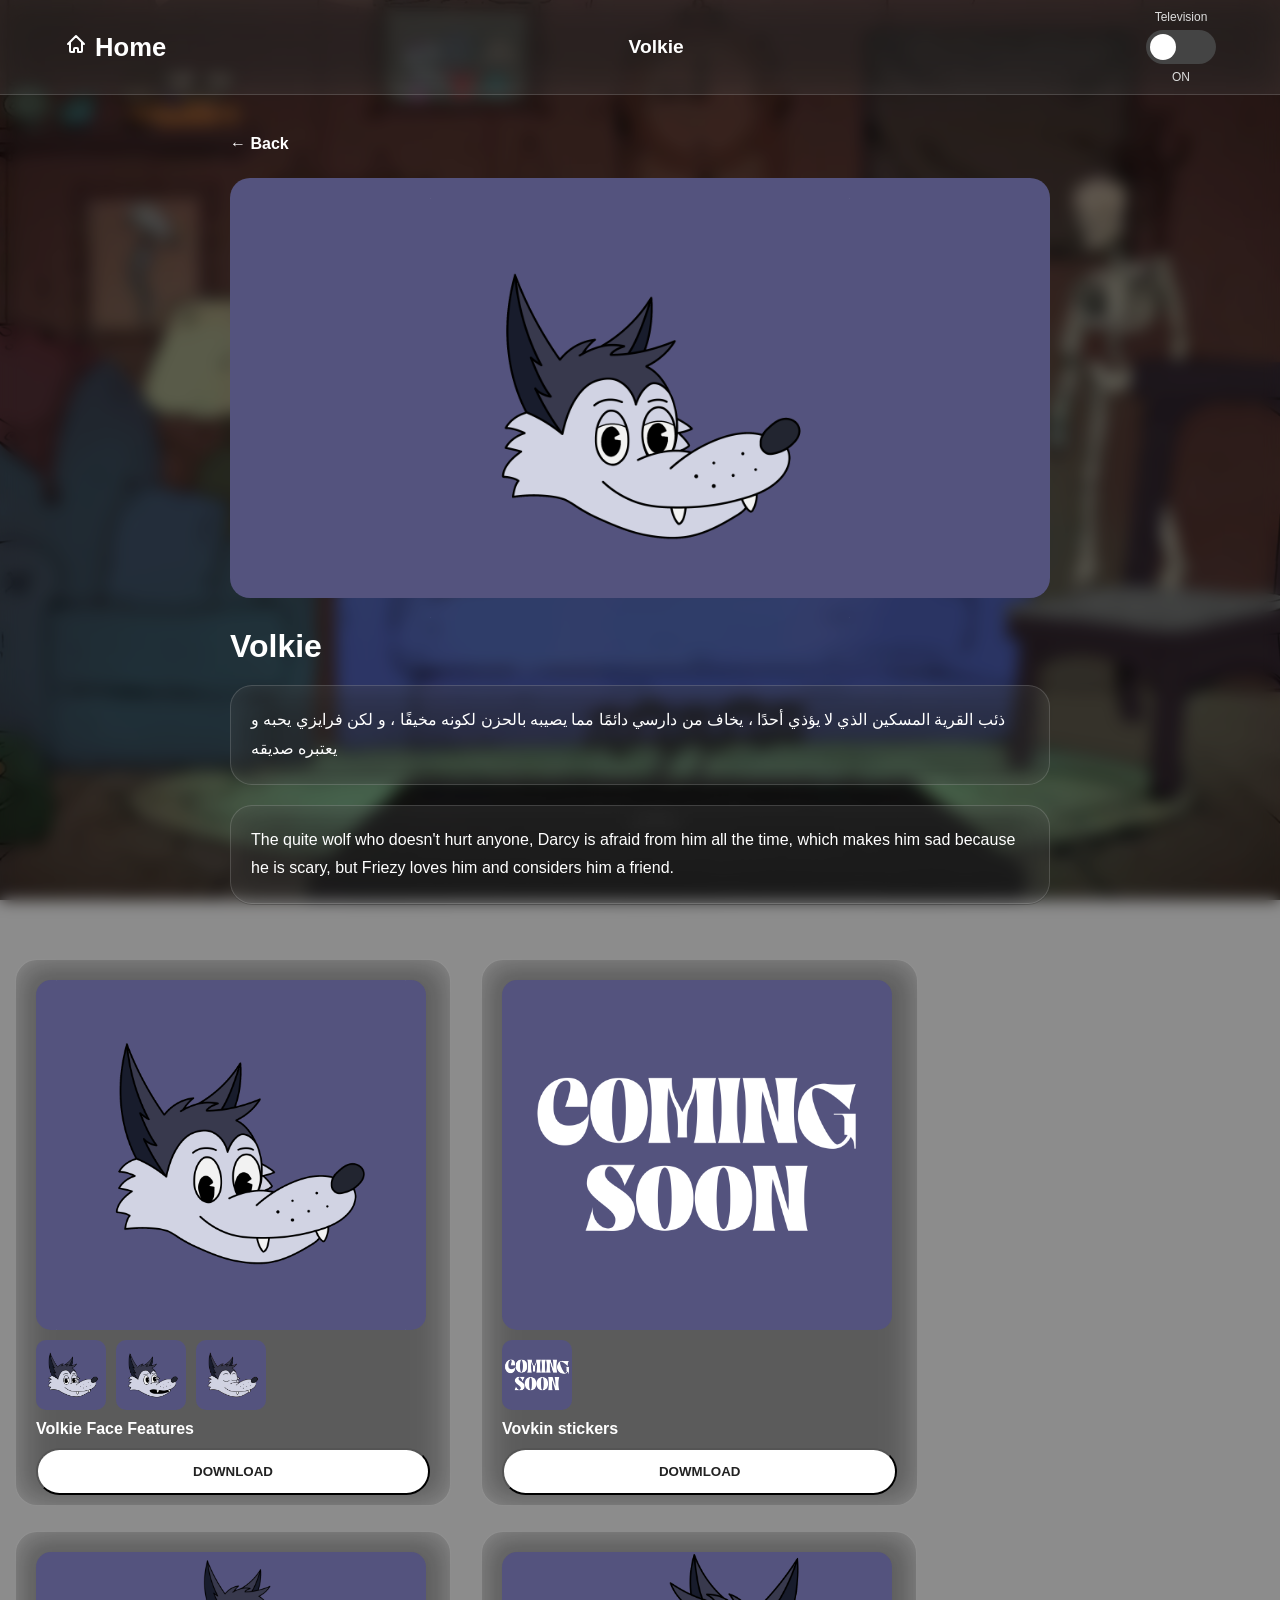
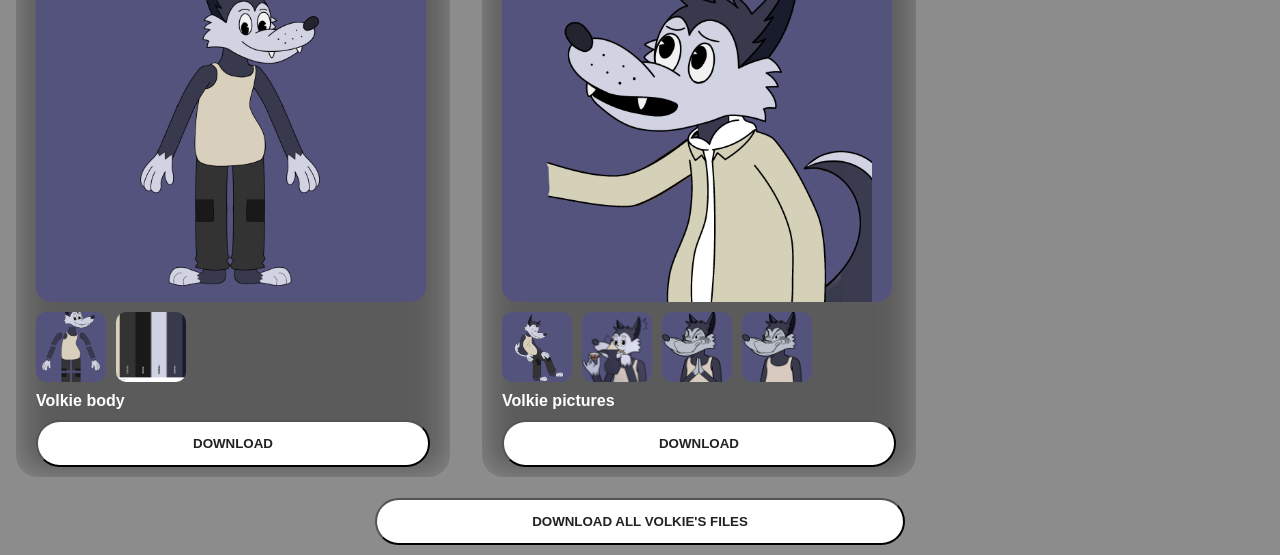
<file: characters/volkie.html>
<!DOCTYPE html>
<html lang="en">
<head>
<meta charset="UTF-8">
<meta name="viewport" content="width=device-width, initial-scale=1.0">
<title>Volkie</title>

<link rel="stylesheet" href="../style.css">

<style>
body{
  transition: opacity 0.4s ease, filter 0.4s ease;
}
.profile{
max-width:900px;
margin:auto;
padding:40px;
}
.tv-off{
    backdrop-filter: blur(18px);
    -webkit-backdrop-filter: blur(18px);
    filter: grayscale(100%);
    transition: all 0.6s ease;
}
.tv-off p{
    color :white
}
.tv-container{
    display:flex;
    flex-direction:column;
    align-items:center;
    cursor:pointer;
    gap:6px;
}

.tv-label{
    font-size:12px;
    color:#aaa;
}

.tv-switch{
    width:80px;
    height:34px;
    background:#333;
    border-radius:50px;
    position:relative;
    transition:0.4s;
}

.tv-knob{
    width:28px;
    height:28px;
    background:white;
    border-radius:50%;
    position:absolute;
    top:3px;
    left:4px;
    transition:0.4s;
}
.tv-state{
    font-size:12px;
    color:#aaa;
}

.tv-container.active .tv-switch{
    background:#838383;
}

.tv-container.active .tv-knob{
    transform:translateX(44px);
}

.tv-container.active .tv-state{
    content:"ON";
}

.tv-container{
    display:flex;
    flex-direction:column;
    align-items:center;
    gap:6px
}

.tv-label,.tv-state{font-size:.75rem;
    color:#ddd
}

.tv-switch{
    width:70px;
    height:34px;
    border-radius:40px;
    background:#444;
    position:relative
}

.tv-knob{position:absolute;
    left:4px;
    top:4px;
    width:26px;
    height:26px;
    border-radius:50%;
    background:#fff;
    transition:.3s;
}

.tv-container.active .tv-switch{
    background:#888
}

.tv-container.active .tv-knob{
    transform:translateX(36px);
}

.character-image{
height:420px;
background:#54537e;
border-radius:20px;
margin-bottom:30px;
display:flex;
justify-content:center;
align-items:center;
}

.back{
display:inline-block;
margin-bottom:25px;
text-decoration:none;
font-weight:bold;
color:#ffffff;
}

p{
margin-top:20px;
line-height:1.8;
}

img{
  width: 100%;
  height: 100%;
  object-fit: contain;
  display: block;
  justify-content: center;
  transform: translateY(20px);
  transition: all 0.6s ease;
}
p{
padding:20px;
background:rgba(255,255,255,.08);
border:1px solid rgba(255,255,255,.15);
border-radius:22px;
backdrop-filter:blur(18px)
}

.gallery{
    margin-left: 20px;
}

.main-image img{
    width:390px;
    height:350px;
    display:flex;
    justify-content:center;
    align-items:center;
    border-radius:15px;
}

.thumbnails{
    display:flex;
    gap:10px;
    margin-top:10px;
}

.thumbnails img{
    width:70px;
    height:70px;
    object-fit:cover;
    cursor:pointer;
    border-radius:10px;
    transition:.3s;
}

.face-button{
  margin-left: 20px;
  margin-right: 20px;
  margin-top: 10px;
  margin-bottom: 10px;
  display:inline-block;
  padding:14px 155px 14px 155px;
  border-radius:999px;background:#fff;color:#222;font-weight:600;
  cursor:pointer;
  transition:all .3s
}

.all-button {
  margin: 10px auto;
  padding: 14px 155px;
  border-radius: 999px;
  background: #fff;
  color: #222;
  font-weight: 600;
  cursor: pointer;
  transition: all .3s;

  display: block;
}


.face-features {
  background:rgba(255,255,255,.08);
  border:1px solid rgba(255,255,255,.15);
  border-radius:22px;
  backdrop-filter:blur(18px);
  margin: 15px;
  margin-bottom: 10px;
  width:fit-content;
}


.darcy-stickers {
  background:rgba(255,255,255,.08);
  border:1px solid rgba(255,255,255,.15);
  border-radius:22px;
  backdrop-filter:blur(18px);
  margin: 15px;
  margin-bottom: 10px;
  width:fit-content;
}

.darcy-body {
  background:rgba(255,255,255,.08);
  border:1px solid rgba(255,255,255,.15);
  border-radius:22px;
  backdrop-filter:blur(18px);
  margin: 15px;
  margin-bottom: 10px;
  width:fit-content;
}

.darcy-pics {
  background:rgba(255,255,255,.08);
  border:1px solid rgba(255,255,255,.15);
  border-radius:22px;
  backdrop-filter:blur(18px);
  margin: 15px;
  margin-bottom: 10px;
  width:fit-content;
}

.face-features h4{
    margin-left: 20px;
    margin-top: 30px;
    color: #fff;
    }

.darcy-stickers h4{
    margin-left: 20px;
    margin-top: 30px;
    color: #fff;
    }

.darcy-body h4{
    margin-left: 20px;
    margin-top: 30px;
    color: #fff;
    }

.darcy-pics h4{
    margin-left: 20px;
    margin-top: 30px;
    color: #fff;
    }

.charcter-files{
    display:flex;
    flex-wrap:wrap;
}

.charcter-files img{
background:#54537e;
}

#comingSoonMessage{
    position: fixed;
    bottom: 30px;
    left: 50%;
    transform: translate(-50%, -10px);
    background: rgba(30,30,30,.9);
    color: white;
    padding: 12px 22px;
    border-radius: 12px;
    font-size: 15px;
    opacity: 0;
    pointer-events: none;
    transition: opacity .4s ease, transform .4s ease;
    z-index: 9999;
}

#comingSoonMessage.show{
    opacity: 1;
    transform: translate(-50%, 0);
}

</style>

</head>

<body>

<header>

<div class="logo">

    <a href="../index.html"><svg class="w-6 h-6 text-gray-800 dark:text-white" aria-hidden="true" xmlns="http://www.w3.org/2000/svg" width="24" height="24" fill="none" viewBox="0 0 24 24">
  <path stroke="currentColor" stroke-linecap="round" stroke-linejoin="round" stroke-width="2" d="m4 12 8-8 8 8M6 10.5V19a1 1 0 0 0 1 1h3v-3a1 1 0 0 1 1-1h2a1 1 0 0 1 1 1v3h3a1 1 0 0 0 1-1v-8.5"/>
</svg>
Home</a>
</div>

<h1>Volkie</h1>

    <div class="tv-container" id="tvButton">

        <span class="tv-label">Television</span>

        <div class="tv-switch">
            <div class="tv-knob"></div>
        </div>

        <span class="tv-state">ON</span>

    </div>

</header>

<div class="profile">

<a class="back" href="../index.html">← Back</a>

<div class="character-image">
  <img src="../images/volkieee.png" id="vovkininfo">
</div>

<h1>Volkie</h1>

<p>
ذئب القرية المسكين الذي لا يؤذي أحدًا ، يخاف من دارسي دائمًا مما يصيبه بالحزن لكونه مخيفًا ، و لكن فرايزي يحبه و يعتبره صديقه</p>

<p>
The quite wolf who doesn't hurt anyone, Darcy is afraid from him all the time, which makes him sad because he is scary, but Friezy loves him and considers him a friend.</p>
</div>

<div class="charcter-files">
  <div class="face-features">
    <div class="gallery">

     <div class="main-image">
        <img id="mainImg" src="../volkie face/volkie1.png">
     </div>

     <div class="thumbnails">
        <img src="../volkie face/volkie2.png" onclick="changeImage(this)">
        <img src="../volkie face/volkie3.png" onclick="changeImage(this)">
        <img src="../volkie face/volkie4.png" onclick="changeImage(this)">
     </div>

    </div>
    <h4>Volkie Face Features</h4>
   <button class="face-button" onclick="downloadFile('../files/ملامح وجه فوفكن.zip')">DOWNLOAD</button>
   </div>
   <div class="darcy-stickers">
    <div class="gallery">

     <div class="main-image">
        <img id="mainImg" src="../images/coming soon.png">
     </div>

     <div class="thumbnails">
        <img src="../images/coming soon.png" onclick="changeImage(this)">
     </div>

    </div>
    <h4>Vovkin stickers</h4>
   <button class="face-button" onclick="comingSoon()">DOWMLOAD</button>

   <div id="comingSoonMessage">قلنا لك قريبًا ليه الإستعجال ؟</div>
   </div>

      <div class="darcy-body">
    <div class="gallery">

     <div class="main-image">
        <img id="mainImg" src="../images/فولكي واقف.png">
     </div>

     <div class="thumbnails">
        <img src="../images/قطع فولكي.png" onclick="changeImage(this)">
        <img src="../images/VOLKIE COLORS PALETTE.png" onclick="changeImage(this)">
     </div>

    </div>
    <h4>Volkie body</h4>
   <button class="face-button" onclick="downloadFile('../files/جسم فولكي.zip')">DOWNLOAD</button>
   </div>

         <div class="darcy-pics">
    <div class="gallery">

     <div class="main-image">
        <img id="mainImg" src="../images/فولكي شتاء.png">
     </div>

     <div class="thumbnails">
        <img src="../images/فولكي جالس.png" onclick="changeImage(this)">
        <img src="../images/فولكي قهوة.png" onclick="changeImage(this)">
        <img src="../images/فولكي شيطان 1.png" onclick="changeImage(this)">
        <img src="../images/فولكي شيطان 2.png" onclick="changeImage(this)">
     </div>

    </div>
    <h4>Volkie pictures</h4>
   <button class="face-button" onclick="downloadFile('../files/صور فولكي.zip')">DOWNLOAD</button>
   </div>
   
   <button class="all-button" onclick="downloadFile('../files/ملفات فولكي.zip')">DOWNLOAD ALL VOLKIE'S FILES</button>
</div>

<script src="../script.js"></script>

</body>
</html>
</file>
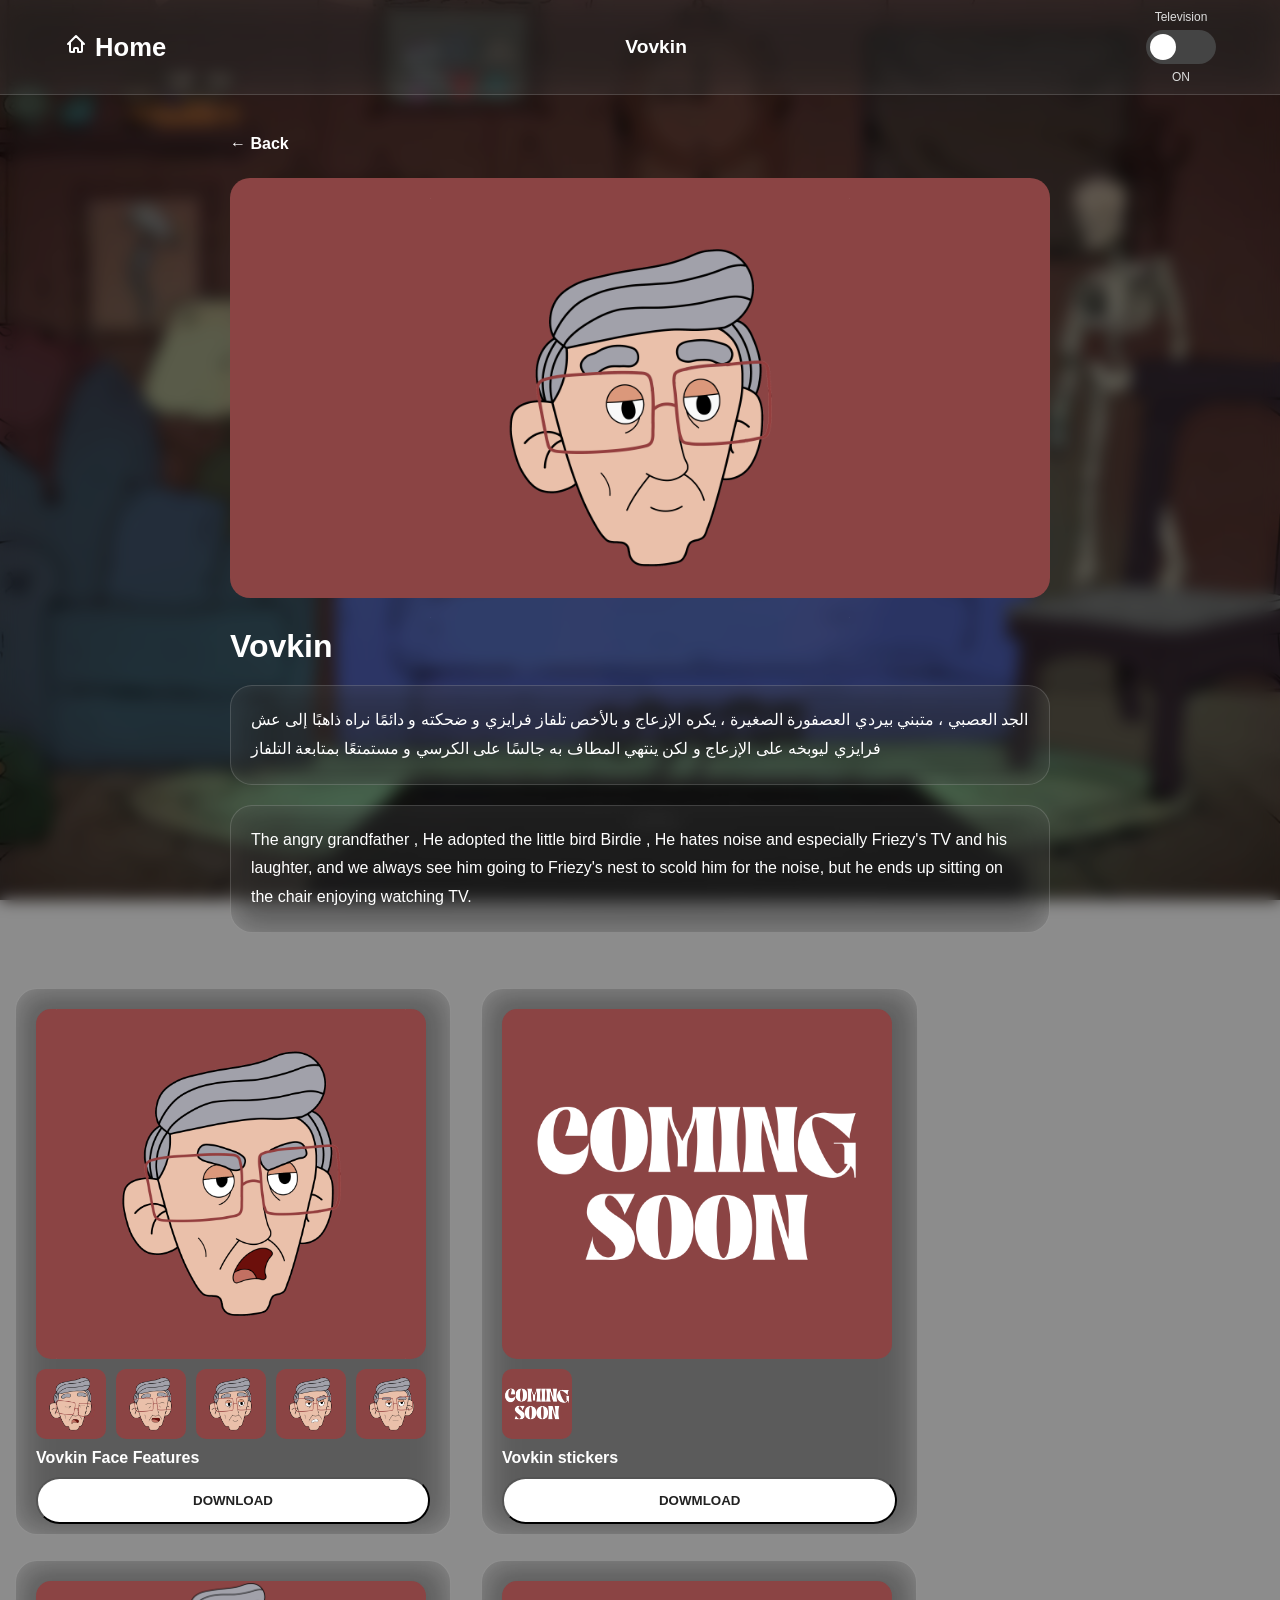
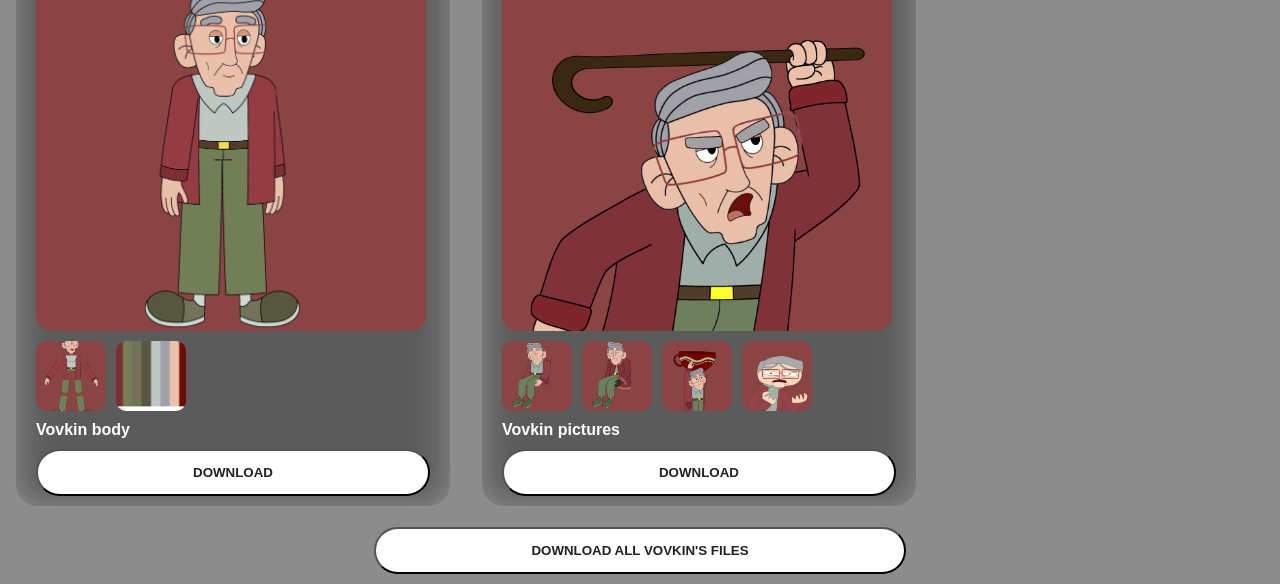
<file: characters/vovkin.html>
<!DOCTYPE html>
<html lang="en">
<head>
<meta charset="UTF-8">
<meta name="viewport" content="width=device-width, initial-scale=1.0">
<title>Vovkin</title>

<link rel="stylesheet" href="../style.css">

<style>
body{
  transition: opacity 0.4s ease, filter 0.4s ease;
}
.profile{
max-width:900px;
margin:auto;
padding:40px;
}
.tv-off{
    backdrop-filter: blur(18px);
    -webkit-backdrop-filter: blur(18px);
    filter: grayscale(100%);
    transition: all 0.6s ease;
}
.tv-off p{
    color :white
}
.tv-container{
    display:flex;
    flex-direction:column;
    align-items:center;
    cursor:pointer;
    gap:6px;
}

.tv-label{
    font-size:12px;
    color:#aaa;
}

.tv-switch{
    width:80px;
    height:34px;
    background:#333;
    border-radius:50px;
    position:relative;
    transition:0.4s;
}

.tv-knob{
    width:28px;
    height:28px;
    background:white;
    border-radius:50%;
    position:absolute;
    top:3px;
    left:4px;
    transition:0.4s;
}
.tv-state{
    font-size:12px;
    color:#aaa;
}

.tv-container.active .tv-switch{
    background:#838383;
}

.tv-container.active .tv-knob{
    transform:translateX(44px);
}

.tv-container.active .tv-state{
    content:"ON";
}

.tv-container{
    display:flex;
    flex-direction:column;
    align-items:center;
    gap:6px
}

.tv-label,.tv-state{font-size:.75rem;
    color:#ddd
}

.tv-switch{
    width:70px;
    height:34px;
    border-radius:40px;
    background:#444;
    position:relative
}

.tv-knob{position:absolute;
    left:4px;
    top:4px;
    width:26px;
    height:26px;
    border-radius:50%;
    background:#fff;
    transition:.3s;
}

.tv-container.active .tv-switch{
    background:#888
}

.tv-container.active .tv-knob{
    transform:translateX(36px);
}

.character-image{
height:420px;
background:#8b4444;
border-radius:20px;
margin-bottom:30px;
display:flex;
justify-content:center;
align-items:center;
}

.back{
display:inline-block;
margin-bottom:25px;
text-decoration:none;
font-weight:bold;
color:#ffffff;
}

p{
margin-top:20px;
line-height:1.8;
}

img{
  width: 100%;
  height: 100%;
  object-fit: contain;
  display: block;
  justify-content: center;
  transform: translateY(20px);
  transition: all 0.6s ease;
}
p{
padding:20px;
background:rgba(255,255,255,.08);
border:1px solid rgba(255,255,255,.15);
border-radius:22px;
backdrop-filter:blur(18px)
}

.gallery{
    margin-left: 20px;
}

.main-image img{
    width:390px;
    height:350px;
    display:flex;
    justify-content:center;
    align-items:center;
    border-radius:15px;
}

.thumbnails{
    display:flex;
    gap:10px;
    margin-top:10px;
}

.thumbnails img{
    width:70px;
    height:70px;
    object-fit:cover;
    cursor:pointer;
    border-radius:10px;
    transition:.3s;
}

.face-button{
  margin-left: 20px;
  margin-right: 20px;
  margin-top: 10px;
  margin-bottom: 10px;
  display:inline-block;
  padding:14px 155px 14px 155px;
  border-radius:999px;background:#fff;color:#222;font-weight:600;
  cursor:pointer;
  transition:all .3s
}

.all-button {
  margin: 10px auto;
  padding: 14px 155px;
  border-radius: 999px;
  background: #fff;
  color: #222;
  font-weight: 600;
  cursor: pointer;
  transition: all .3s;

  display: block;
}


.face-features {
  background:rgba(255,255,255,.08);
  border:1px solid rgba(255,255,255,.15);
  border-radius:22px;
  backdrop-filter:blur(18px);
  margin: 15px;
  margin-bottom: 10px;
  width:fit-content;
}


.darcy-stickers {
  background:rgba(255,255,255,.08);
  border:1px solid rgba(255,255,255,.15);
  border-radius:22px;
  backdrop-filter:blur(18px);
  margin: 15px;
  margin-bottom: 10px;
  width:fit-content;
}

.darcy-body {
  background:rgba(255,255,255,.08);
  border:1px solid rgba(255,255,255,.15);
  border-radius:22px;
  backdrop-filter:blur(18px);
  margin: 15px;
  margin-bottom: 10px;
  width:fit-content;
}

.darcy-pics {
  background:rgba(255,255,255,.08);
  border:1px solid rgba(255,255,255,.15);
  border-radius:22px;
  backdrop-filter:blur(18px);
  margin: 15px;
  margin-bottom: 10px;
  width:fit-content;
}

.face-features h4{
    margin-left: 20px;
    margin-top: 30px;
    color: #fff;
    }

.darcy-stickers h4{
    margin-left: 20px;
    margin-top: 30px;
    color: #fff;
    }

.darcy-body h4{
    margin-left: 20px;
    margin-top: 30px;
    color: #fff;
    }

.darcy-pics h4{
    margin-left: 20px;
    margin-top: 30px;
    color: #fff;
    }

.charcter-files{
    display:flex;
    flex-wrap:wrap;
}

.charcter-files img{
background:#8b4444;
}

#comingSoonMessage{
    position: fixed;
    bottom: 30px;
    left: 50%;
    transform: translate(-50%, -10px);
    background: rgba(30,30,30,.9);
    color: white;
    padding: 12px 22px;
    border-radius: 12px;
    font-size: 15px;
    opacity: 0;
    pointer-events: none;
    transition: opacity .4s ease, transform .4s ease;
    z-index: 9999;
}

#comingSoonMessage.show{
    opacity: 1;
    transform: translate(-50%, 0);
}

</style>

</head>

<body>

<header>

<div class="logo">

    <a href="../index.html"><svg class="w-6 h-6 text-gray-800 dark:text-white" aria-hidden="true" xmlns="http://www.w3.org/2000/svg" width="24" height="24" fill="none" viewBox="0 0 24 24">
  <path stroke="currentColor" stroke-linecap="round" stroke-linejoin="round" stroke-width="2" d="m4 12 8-8 8 8M6 10.5V19a1 1 0 0 0 1 1h3v-3a1 1 0 0 1 1-1h2a1 1 0 0 1 1 1v3h3a1 1 0 0 0 1-1v-8.5"/>
</svg>
Home</a>
</div>

<h1>Vovkin</h1>

    <div class="tv-container" id="tvButton">

        <span class="tv-label">Television</span>

        <div class="tv-switch">
            <div class="tv-knob"></div>
        </div>

        <span class="tv-state">ON</span>

    </div>

</header>

<div class="profile">

<a class="back" href="../index.html">← Back</a>

<div class="character-image">
  <img src="../images/vovkin.png" id="vovkininfo">
</div>

<h1>Vovkin</h1>

<p>
الجد العصبي ، متبني بيردي العصفورة الصغيرة ، يكره الإزعاج و بالأخص تلفاز فرايزي و ضحكته و دائمًا نراه ذاهبًا إلى عش فرايزي ليوبخه على الإزعاج و لكن ينتهي المطاف به جالسًا على الكرسي و مستمتعًا بمتابعة التلفاز</p>

<p>
The angry grandfather , He adopted the little bird Birdie , He hates noise and especially Friezy's TV and his laughter, and we always see him going to Friezy's nest to scold him for the noise, but he ends up sitting on the chair enjoying watching TV.
</p>
</div>

<div class="charcter-files">
  <div class="face-features">
    <div class="gallery">

     <div class="main-image">
        <img id="mainImg" src="../vovkin face/vovkin1.png">
     </div>

     <div class="thumbnails">
        <img src="../vovkin face/vovkin2.png" onclick="changeImage(this)">
        <img src="../vovkin face/vovkin3.png" onclick="changeImage(this)">
        <img src="../vovkin face/vovkin4.png" onclick="changeImage(this)">
        <img src="../vovkin face/vovkin5.png" onclick="changeImage(this)">
        <img src="../vovkin face/vovkin6.png" onclick="changeImage(this)">
     </div>

    </div>
    <h4>Vovkin Face Features</h4>
   <button class="face-button" onclick="downloadFile('../files/ملامح وجه فوفكن.zip')">DOWNLOAD</button>
   </div>
   <div class="darcy-stickers">
    <div class="gallery">

     <div class="main-image">
        <img id="mainImg" src="../images/coming soon.png">
     </div>

     <div class="thumbnails">
        <img src="../images/coming soon.png" onclick="changeImage(this)">
     </div>

    </div>
    <h4>Vovkin stickers</h4>
   <button class="face-button" onclick="comingSoon()">DOWMLOAD</button>

   <div id="comingSoonMessage">قلنا لك قريبًا ليه الإستعجال ؟</div>
   </div>

      <div class="darcy-body">
    <div class="gallery">

     <div class="main-image">
        <img id="mainImg" src="../images/فوفكن واقف.png">
     </div>

     <div class="thumbnails">
        <img src="../images/قطع فوفكن.png" onclick="changeImage(this)">
        <img src="../images/VOVKIN COLORS PALETTE.png" onclick="changeImage(this)">
     </div>

    </div>
    <h4>Vovkin body</h4>
   <button class="face-button" onclick="downloadFile('../files/جسم فوفكن.zip')">DOWNLOAD</button>
   </div>

         <div class="darcy-pics">
    <div class="gallery">

     <div class="main-image">
        <img id="mainImg" src="../images/فوفكن معصب.png">
     </div>

     <div class="thumbnails">
        <img src="../images/فوفكن جالس.png" onclick="changeImage(this)">
        <img src="../images/فوفكن الشتاء.png" onclick="changeImage(this)">
        <img src="../images/فوفكن ماسك كوب كبير.png" onclick="changeImage(this)">
        <img src="../images/فوفكن مقهور.png" onclick="changeImage(this)">
     </div>

    </div>
    <h4>Vovkin pictures</h4>
   <button class="face-button" onclick="downloadFile('../files/صور فوفكن.zip')">DOWNLOAD</button>
   </div>
   
   <button class="all-button" onclick="downloadFile('../files/ملفات فوفكن.zip')">DOWNLOAD ALL VOVKIN'S FILES</button>
</div>

<script src="../script.js"></script>

</body>
</html>
</file>
<file: style.css>
*{margin:0;padding:0;box-sizing:border-box}
html{scroll-behavior:smooth}

body{
font-family:'Poppins',sans-serif;
background:url(images/background.png) center/cover fixed;
transition: opacity 0.4s ease, filter 0.4s ease;
backdrop-filter:blur(8px);
color:#ffffff;
}

body::before{
content:"";position:fixed;inset:0;
background:rgba(0,0,0,.45);
backdrop-filter:blur(8px);
z-index:-1;
  filter: grayscale(100%);
transition: opacity 0.4s ease, filter 0.4s ease;
}

a{
    text-decoration:none;
    color:inherit
}

header{
position:sticky;top:0;z-index:1000;
display:flex;
justify-content:space-between;
align-items:center;
padding:10px 5%;
background:rgba(255,255,255,.08);
backdrop-filter:blur(18px);
border-bottom:1px solid rgba(255,255,255,.15)
}
.logo{font-size:1.6rem;font-weight:700}


header h1{font-size:1.2rem}
.tv-off{
    backdrop-filter: blur(18px);
    -webkit-backdrop-filter: blur(18px);
    filter: grayscale(100%);
    transition: all 0.6s ease;
}
.tv-off p{
    color :white
}
.tv-container{
    display:flex;
    flex-direction:column;
    align-items:center;
    cursor:pointer;
    gap:6px;
}

.tv-label{
    font-size:12px;
    color:#aaa;
}

.tv-switch{
    width:80px;
    height:34px;
    background:#333;
    border-radius:50px;
    position:relative;
    transition:0.4s;
}

.tv-knob{
    width:28px;
    height:28px;
    background:white;
    border-radius:50%;
    position:absolute;
    top:3px;
    left:4px;
    transition:0.4s;
}
.tv-state{
    font-size:12px;
    color:#aaa;
}

/* ON STATE */
.tv-container.active .tv-switch{
    background:#838383;
}

.tv-container.active .tv-knob{
    transform:translateX(44px);
}

.tv-container.active .tv-state{
    content:"ON";
}

.tv-container{
    display:flex;
    flex-direction:column;
    align-items:center;
    gap:6px
}

.tv-label,.tv-state{font-size:.75rem;
    color:#ddd
}

.tv-switch{
    width:70px;
    height:34px;
    border-radius:40px;
    background:#444;
    position:relative
}

.tv-knob{position:absolute;
    left:4px;
    top:4px;
    width:26px;
    height:26px;
    border-radius:50%;
    background:#fff;
    transition:.3s;
}

.tv-container.active .tv-switch{
    background:#888
}

.tv-container.active .tv-knob{
    transform:translateX(36px);
}

.hero{min-height:70vh;display:flex;align-items:center;justify-content:center;text-align:center;padding:40px 20px}
.hero-content{max-width:800px;background:rgba(255,255,255,.08);padding:40px;border-radius:24px;backdrop-filter:blur(18px)}
.hero h1{font-size:3rem}
.hero p{margin:20px 0;line-height:1.8}
.hero-button{
    display:inline-block;
    padding:14px 28px;
    border-radius:999px;
    background:#fff;
    color:#222;
    font-weight:600;
}
    #quite-ville-files {
        display: flex;
    align-items: center;
    justify-content: center;
}

#ville-files {
    background:#fff;
    color:#222;
    cursor: pointer;
    transition: all .3s;
    padding:14px 28px;
    border-radius:999px;
    font-weight:600;
}

.characters{
width:min(1400px,92%);
margin:60px auto;
display:grid;
grid-template-columns:repeat(auto-fit,minmax(240px,1fr));
gap:25px;
}
.card{
background:rgba(255,255,255,.08);
border:1px solid rgba(255,255,255,.15);
border-radius:22px;
overflow:hidden;
backdrop-filter:blur(18px);
transition:.35s;
}
.card:hover{transform:translateY(-8px);box-shadow:0 20px 35px rgba(0,0,0,.35)}
.image{aspect-ratio:1}
.image img{width:100%;height:100%;object-fit:contain;transition:.4s}
.card:hover img{transform:scale(1.06)}
.info{text-align:center;padding:18px}
.info h2{margin-bottom:6px}
.info span{color:#ddd;font-size:.9rem}
img {
    transform: translateY(20px);
    transition: all 0.6s ease;
}

img.show {
    opacity: 1;
    transform: translateY(0);
}
#friezy{
    background:#423469;
}
#darcy{
    background:#448b85;
}
#birdie{
    background:#8b447a;
}
#loony{
    background:#8b5e44;
}
#toony{
    background:#445a8b;
}
#vovkin{
    background:#8b4444;
}
#msrosa{
    background:#71448b;
}
#volkie{
    background:#54537e;
}


.story{
width:min(1000px,92%);
margin:50px auto;
padding:35px;
background:rgba(255,255,255,.08);
border:1px solid rgba(255,255,255,.15);
border-radius:22px;
backdrop-filter:blur(18px)
}

.story h2{
    text-align:center;
    margin-bottom:20px;
    font-size:2rem;
}
.story p{
    line-height:2;
    margin:16px 0;
    text-align:center;
    
}

#story p{
    font-weight:bold;
    font-size:1.1rem;
}

@media(max-width:700px){
.hero h1{font-size:2.2rem}
header{padding:15px}
header h1{display:none}
}
</file>
